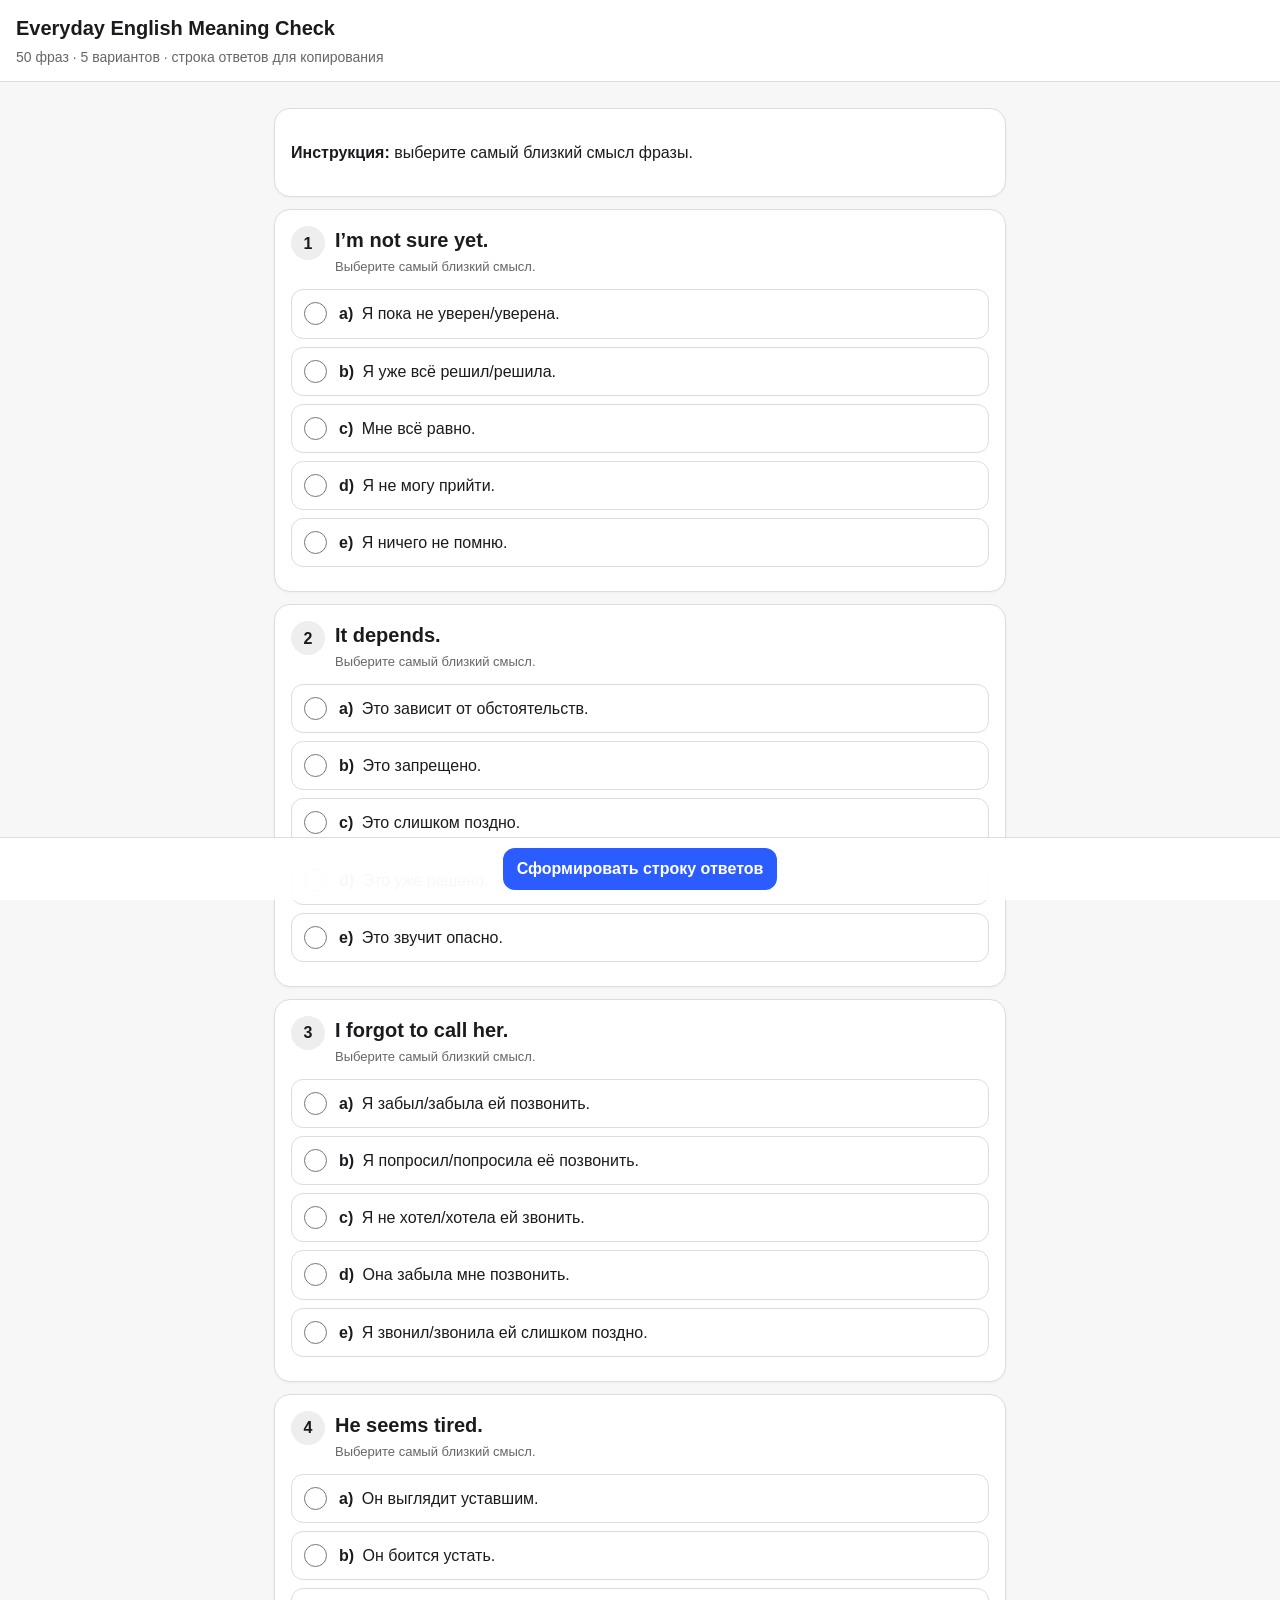
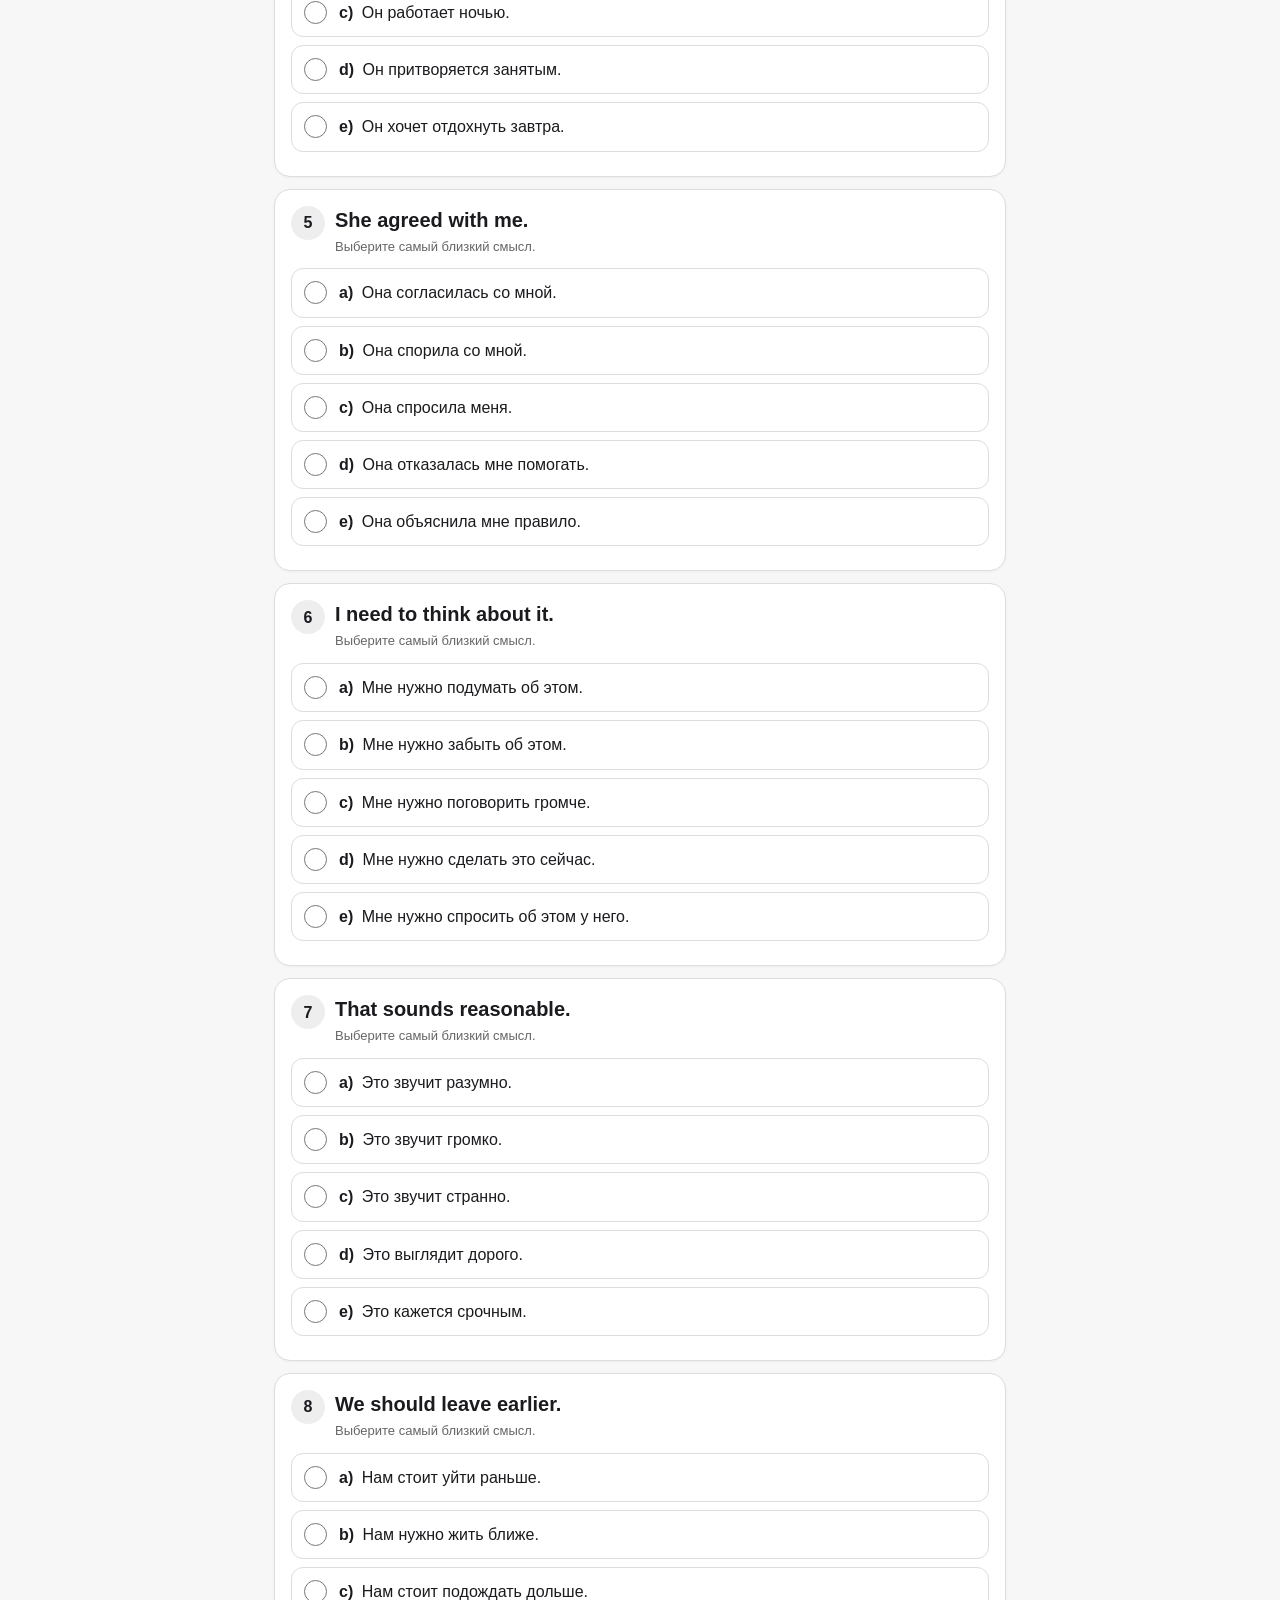
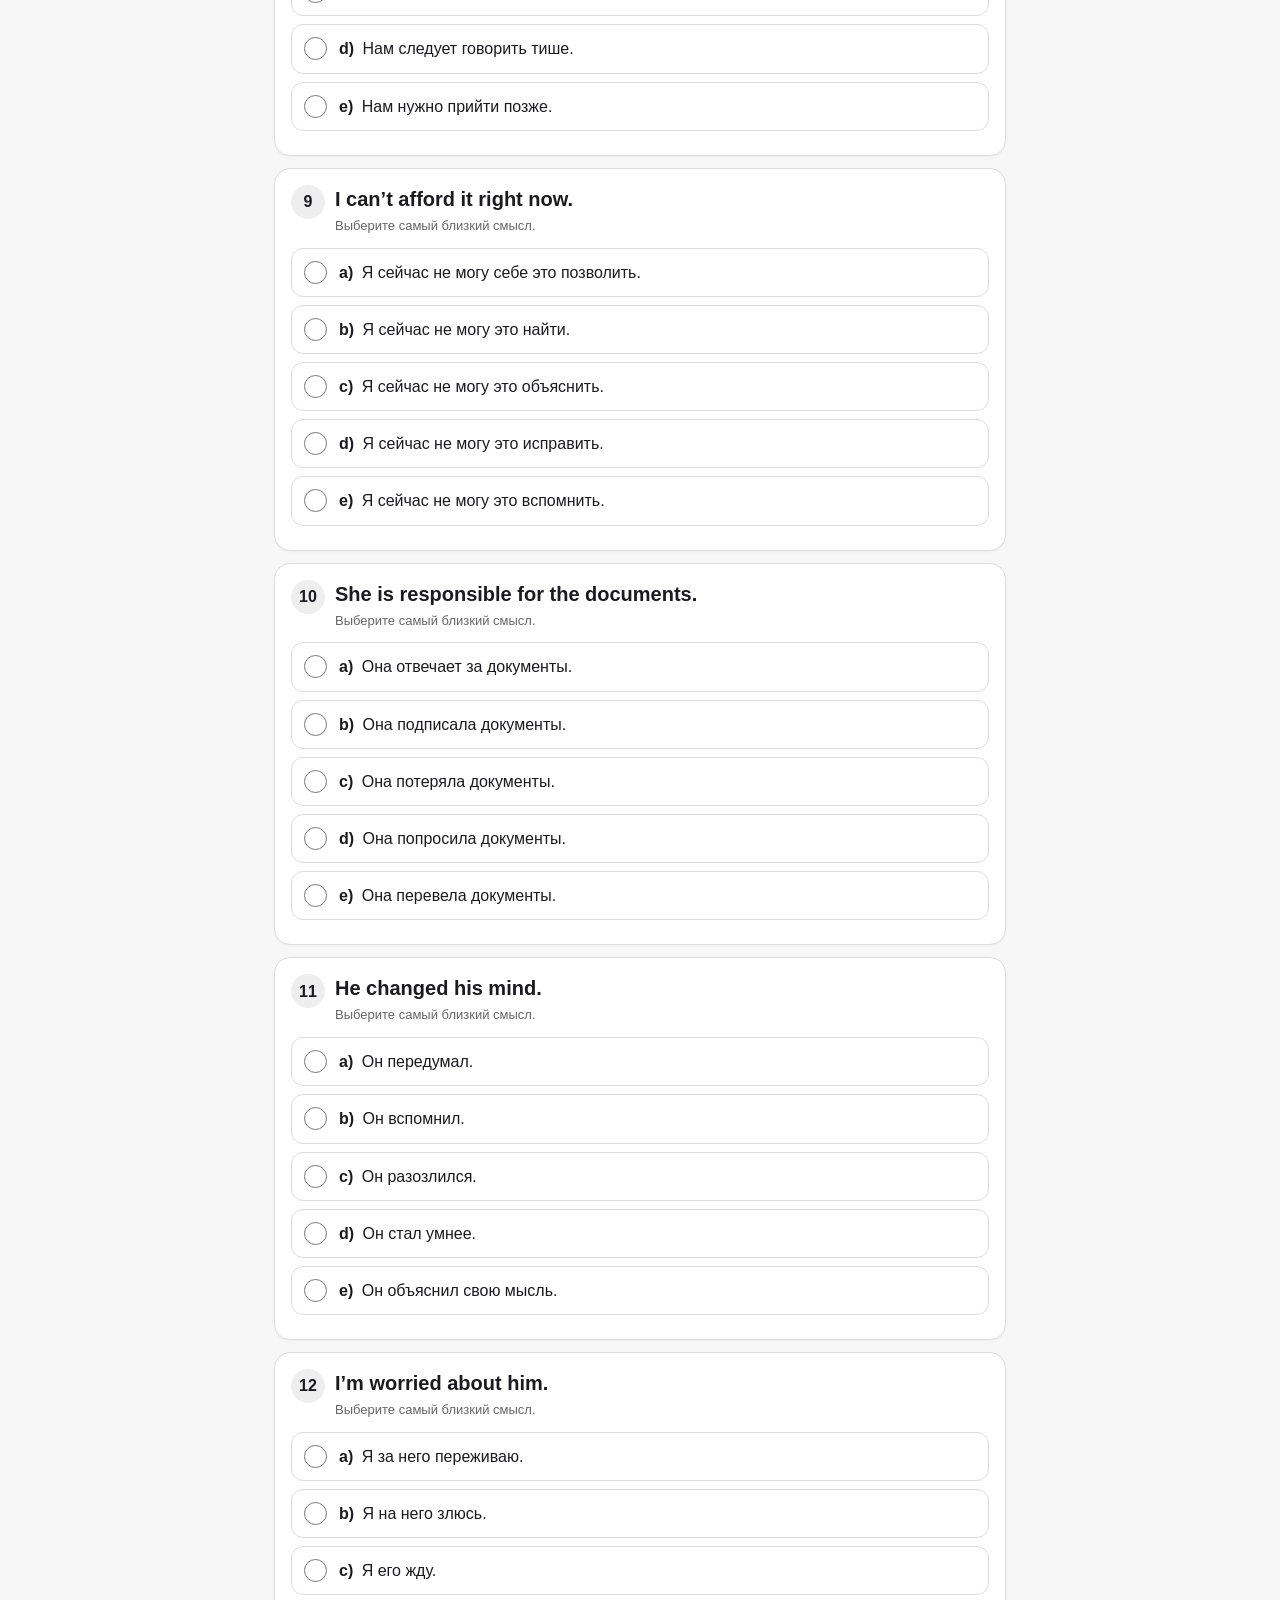
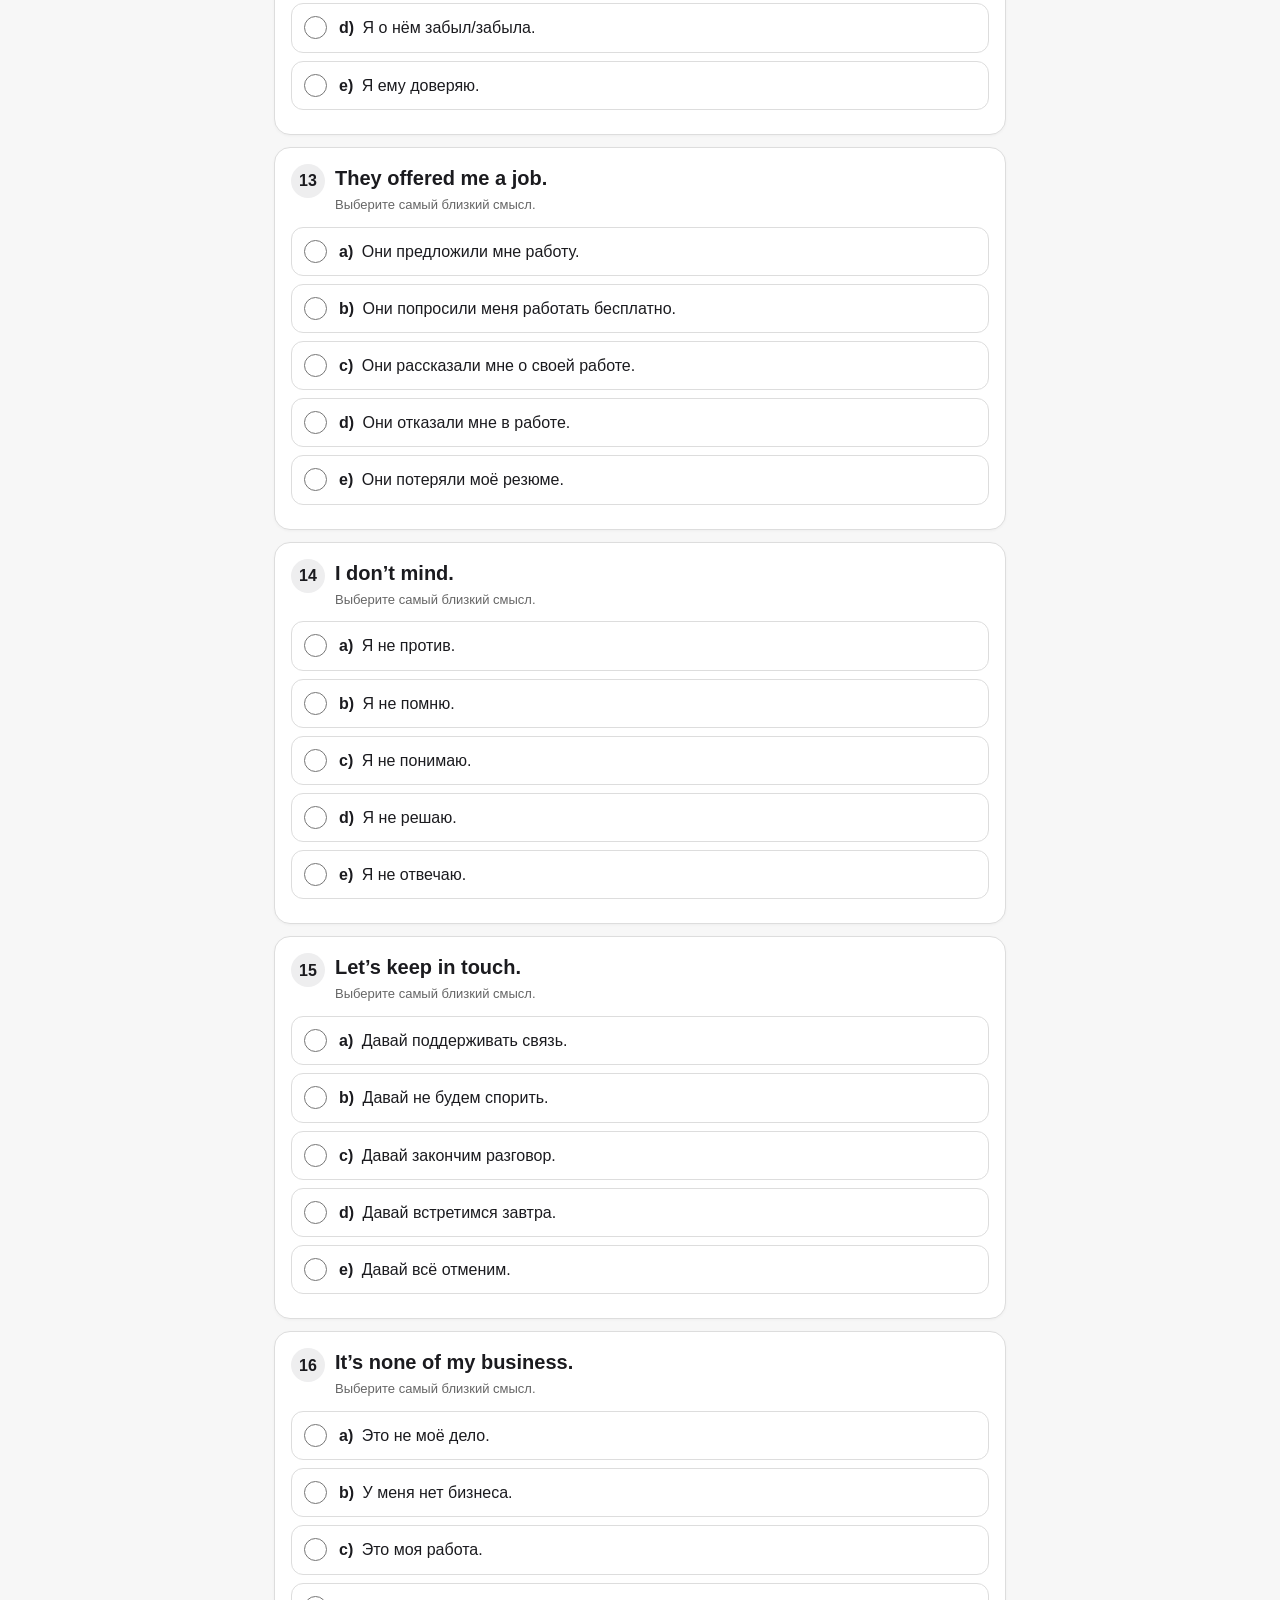
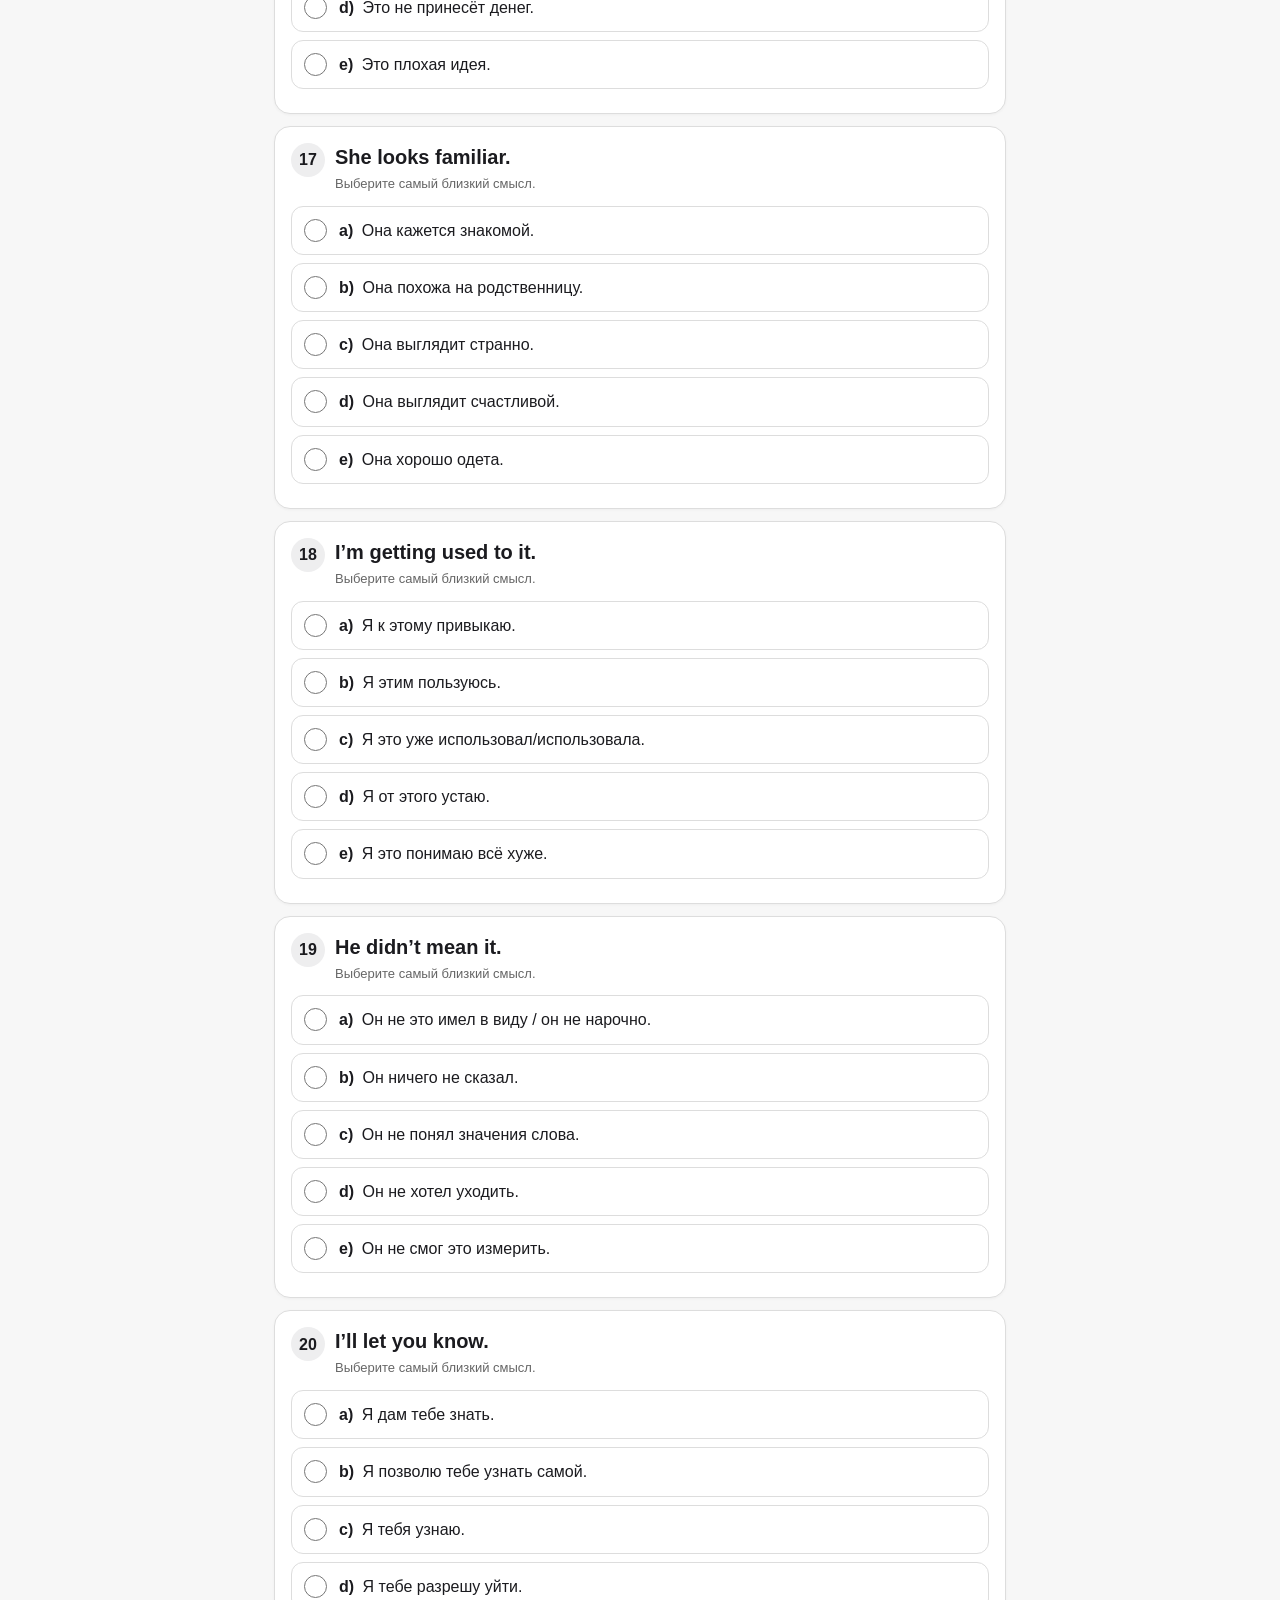
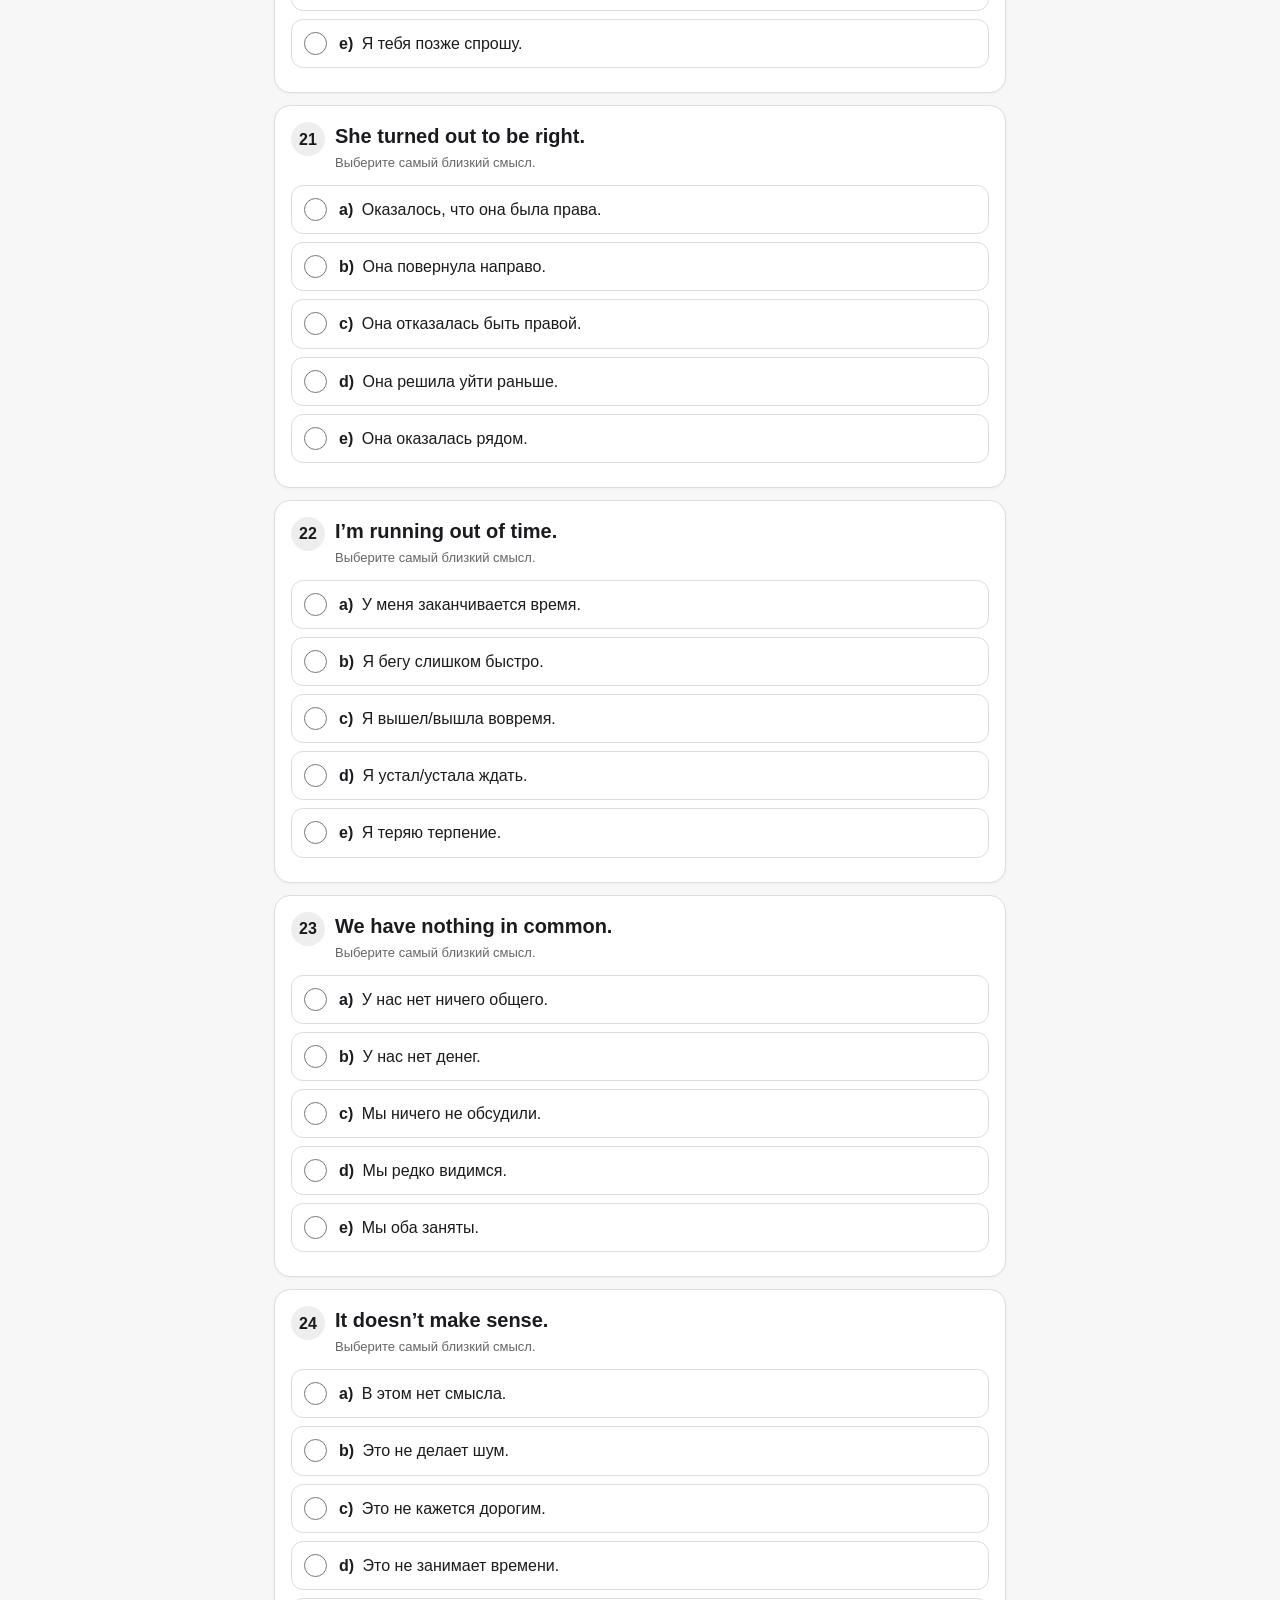
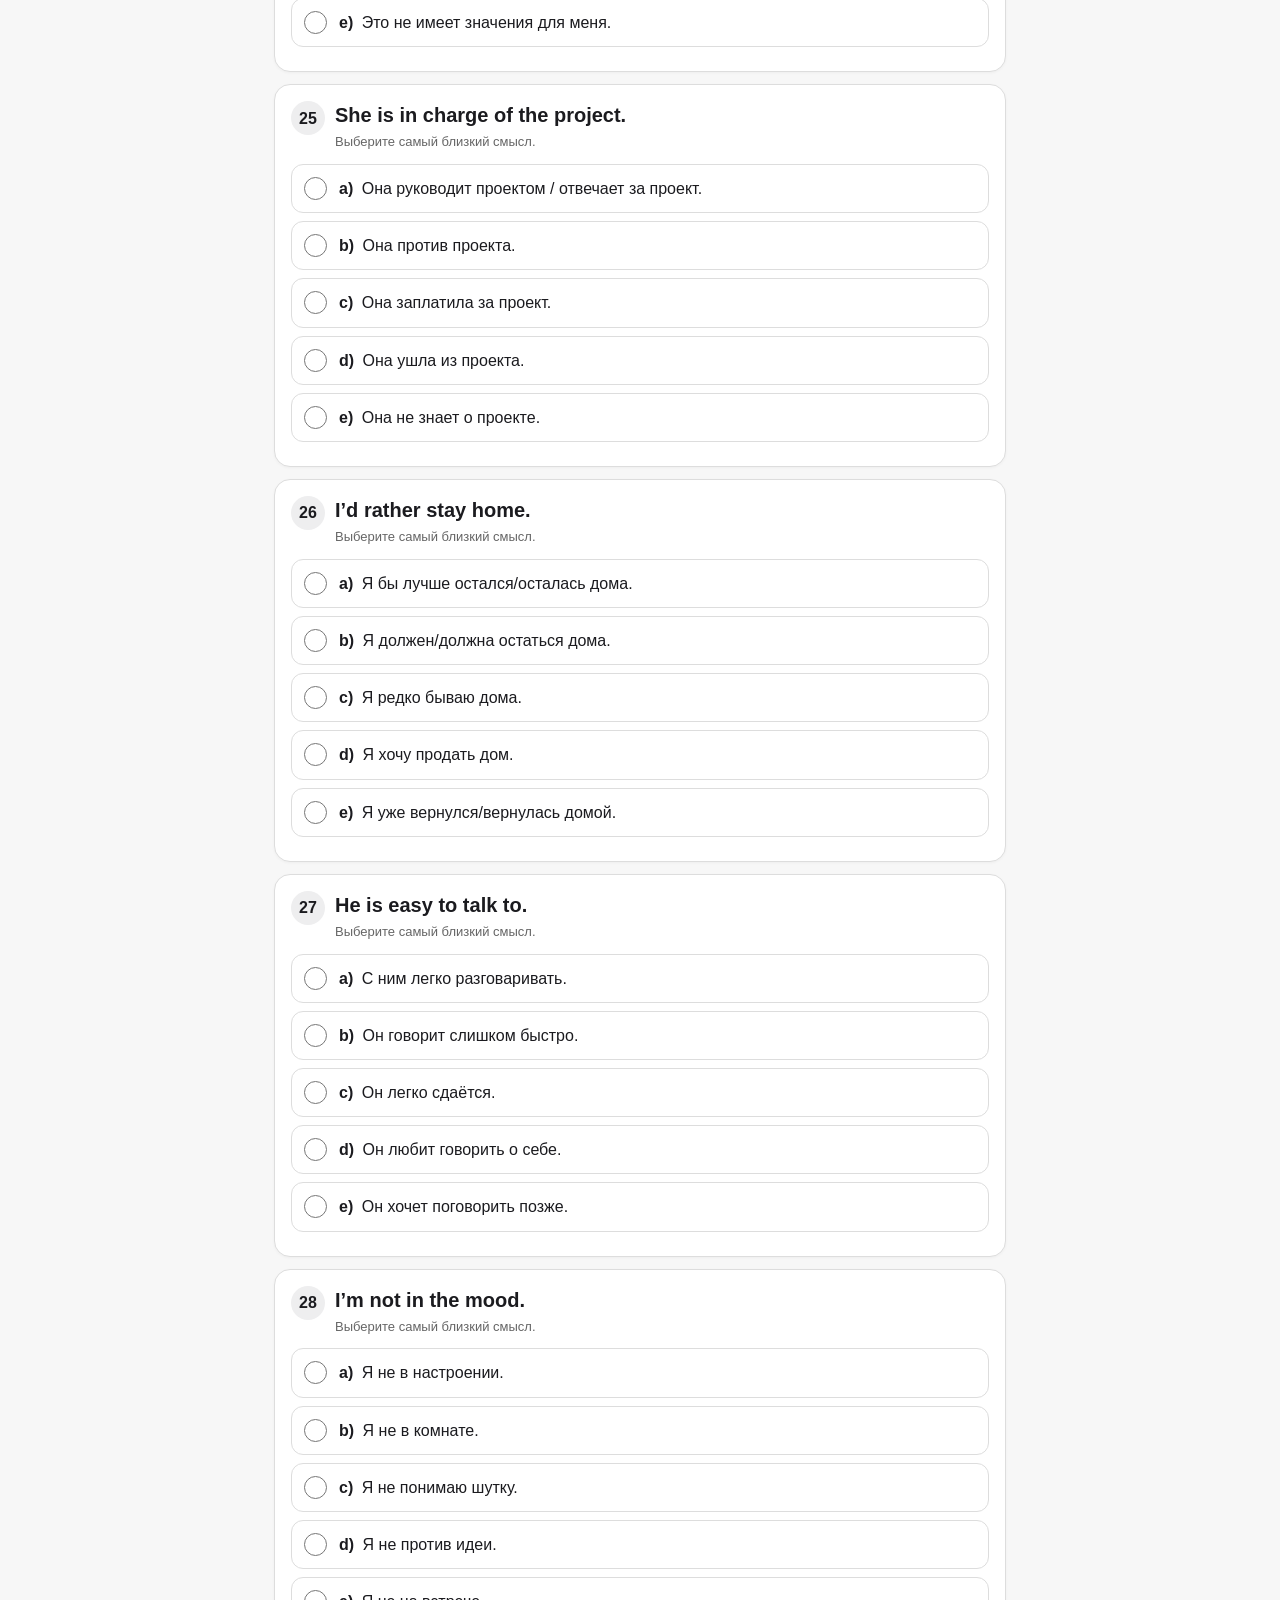
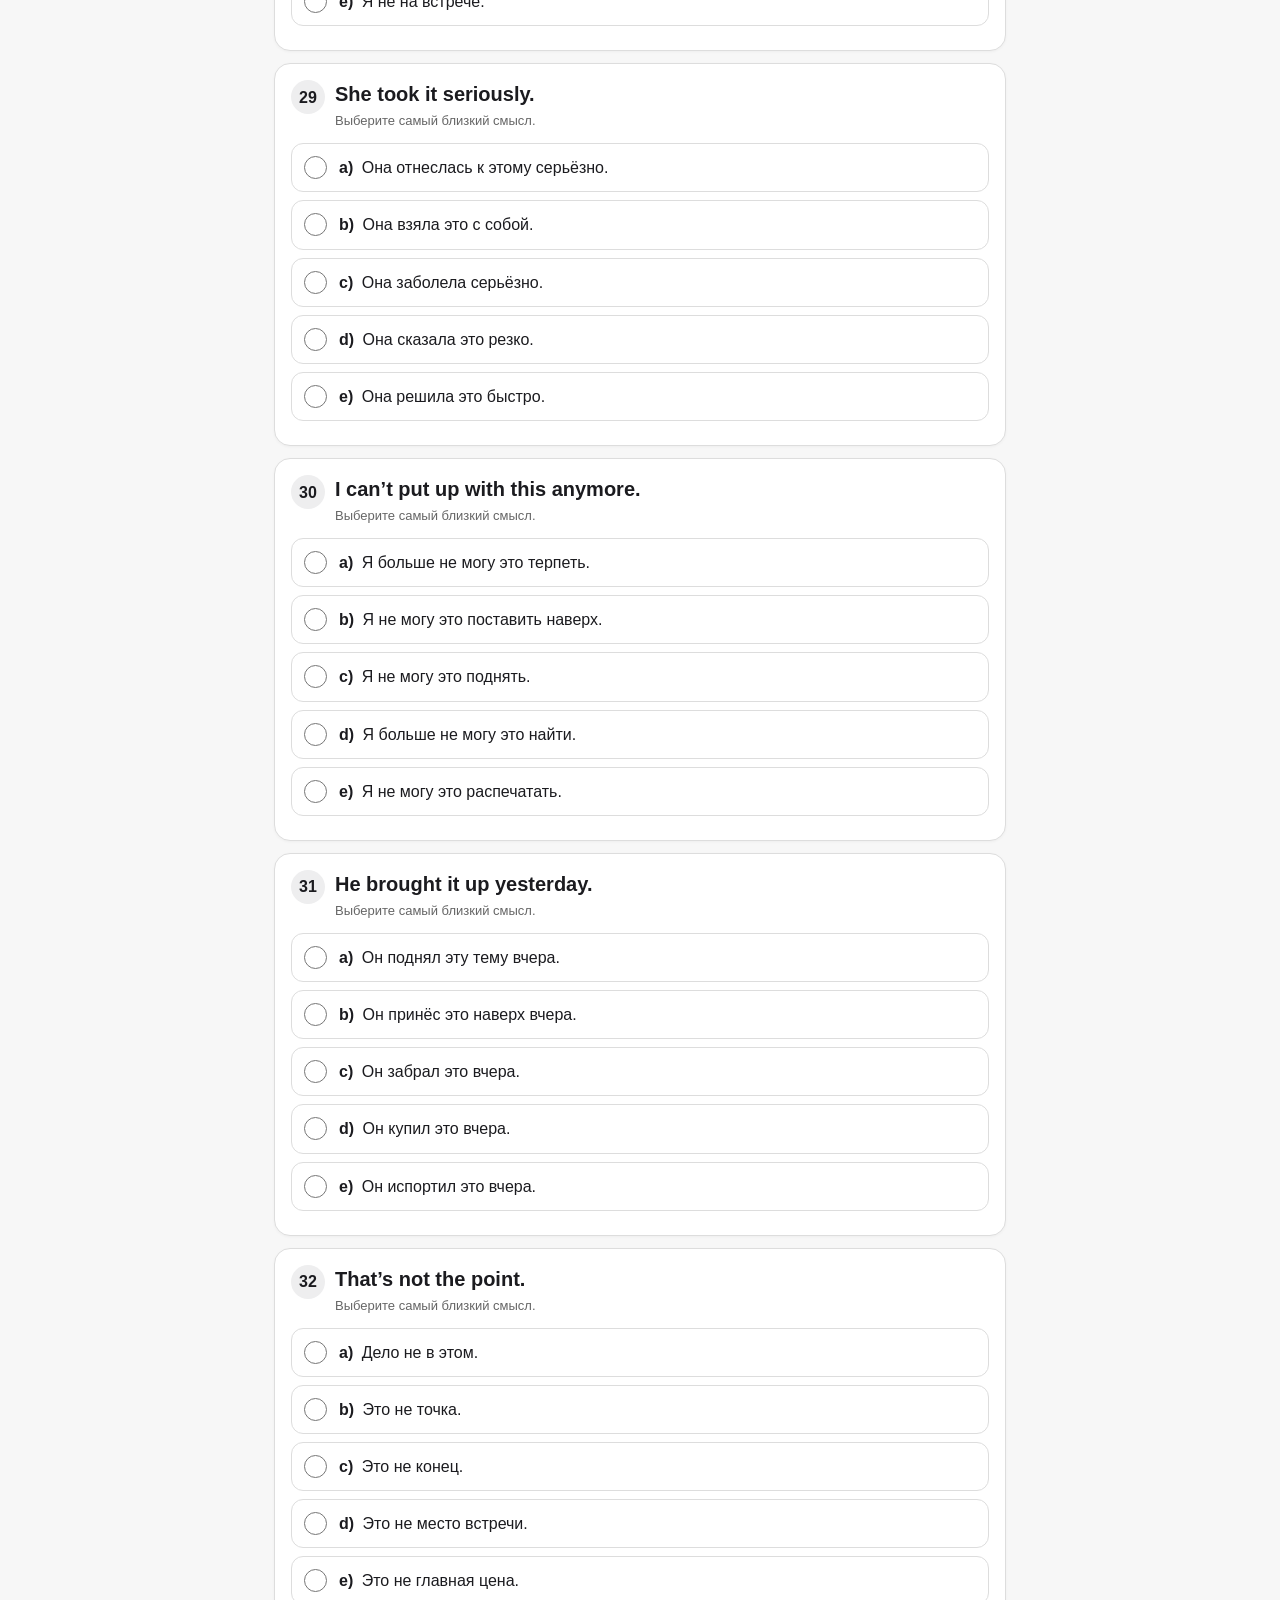
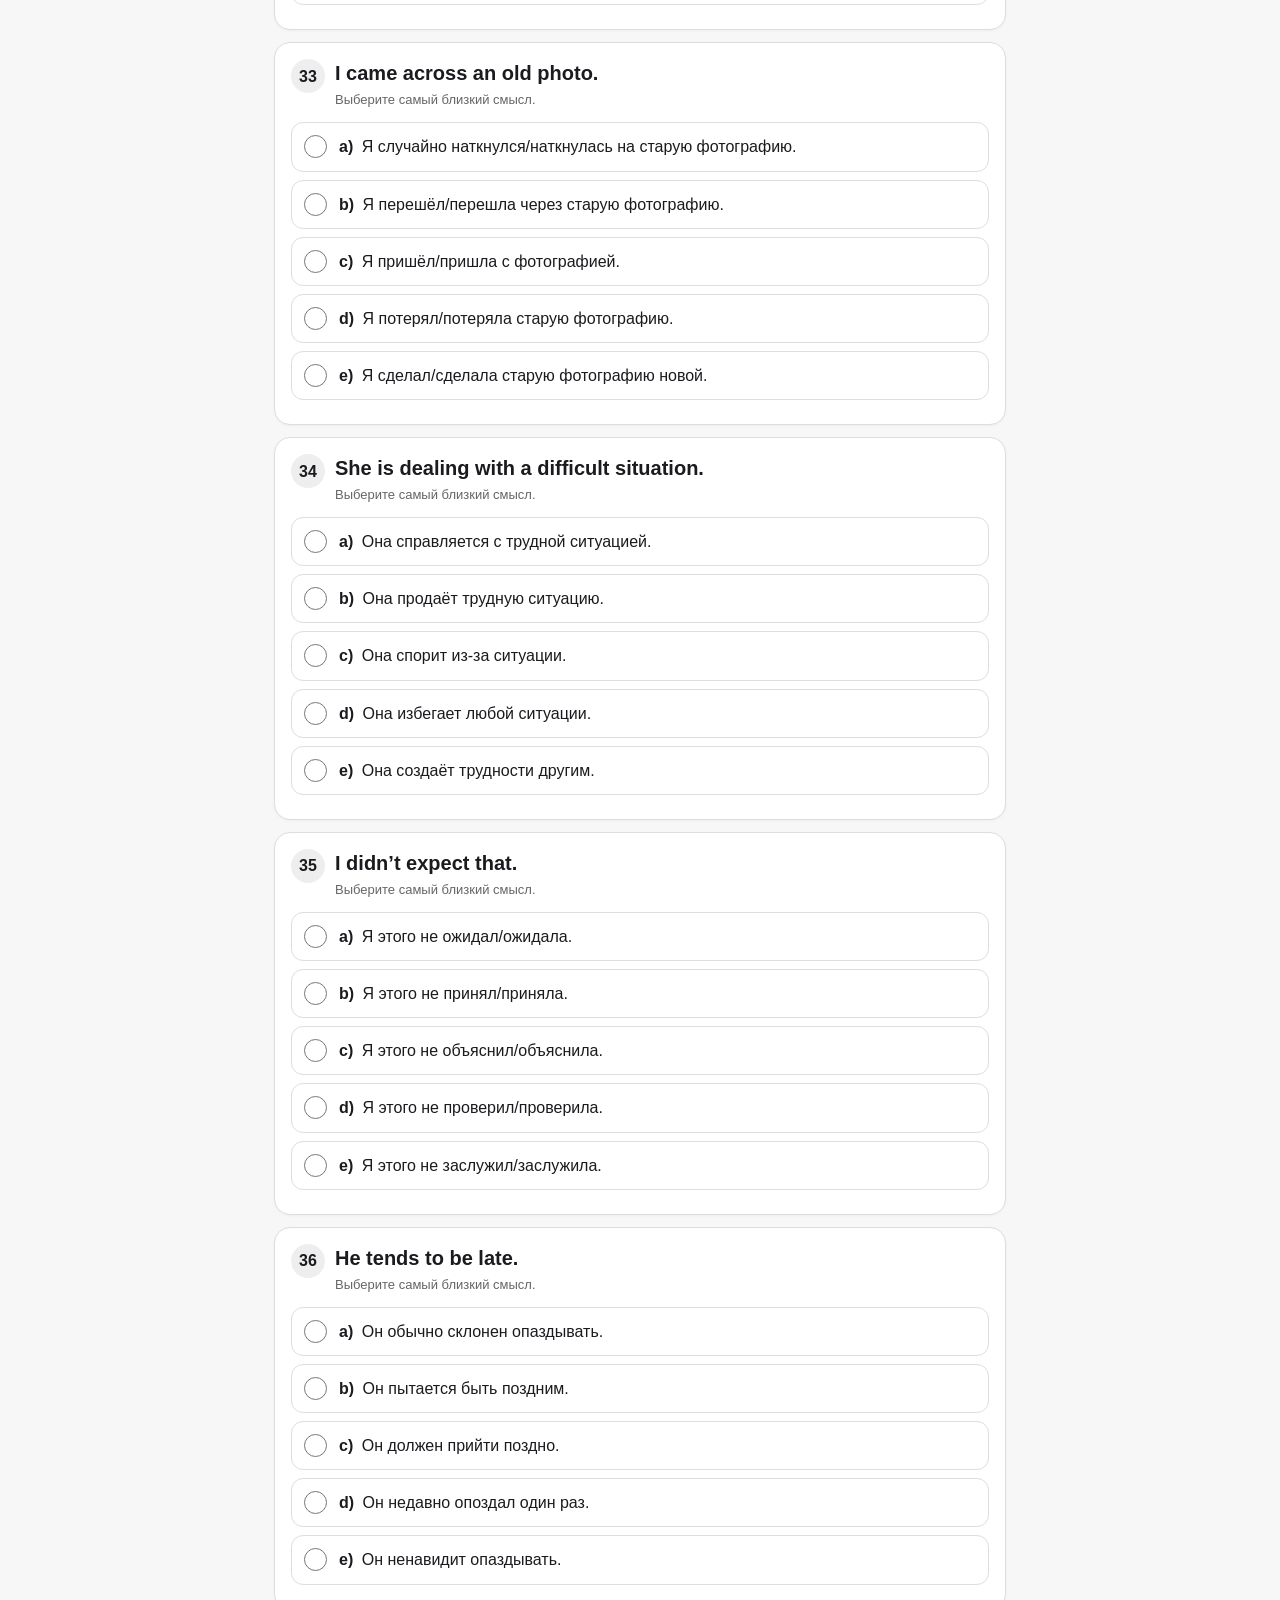
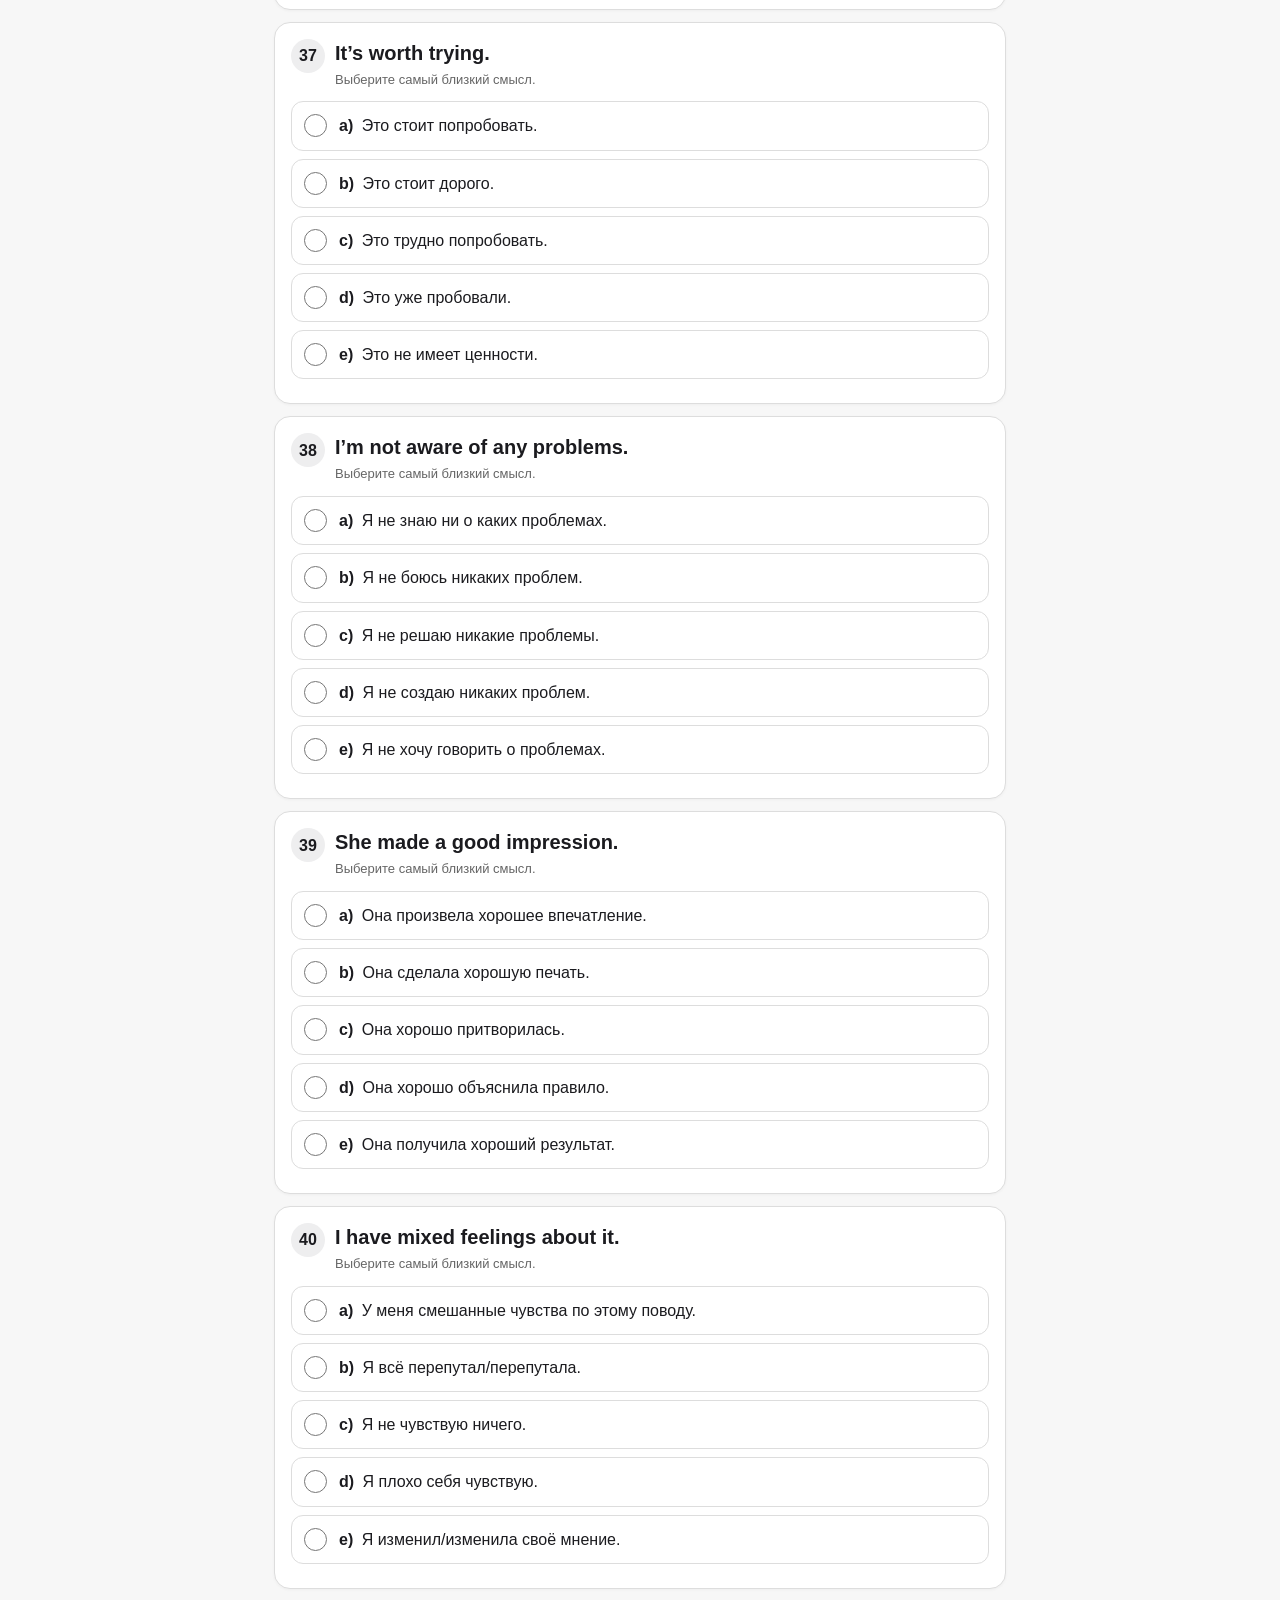
<file: echeck-7f3k9d/index.html>
<!DOCTYPE html>

<html lang="ru">
<head>
<meta charset="utf-8"/>
<meta content="width=device-width, initial-scale=1" name="viewport"/>
<title>Everyday English Meaning Check — compact result</title>
<style>
  :root { --bg:#f7f7f7; --card:#fff; --text:#1b1b1f; --muted:#666; --line:#ddd; --accent:#2b5cff; }
  * { box-sizing: border-box; }
  body { margin:0; font-family: -apple-system, BlinkMacSystemFont, "Segoe UI", Arial, sans-serif; background:var(--bg); color:var(--text); line-height:1.45; }
  header { position: sticky; top:0; z-index:5; background:rgba(255,255,255,.96); border-bottom:1px solid var(--line); padding:14px 16px; }
  h1 { font-size:20px; margin:0 0 4px; }
  .sub { font-size:14px; color:var(--muted); }
  main { padding:14px; max-width:760px; margin:0 auto 80px; }
  .intro, .question { background:var(--card); border:1px solid var(--line); border-radius:16px; padding:16px; margin:12px 0; box-shadow:0 1px 3px rgba(0,0,0,.04); }
  .qtop { display:flex; gap:10px; align-items:flex-start; margin-bottom:12px; }
  .num { min-width:34px; height:34px; border-radius:50%; background:#eeeeef; display:flex; align-items:center; justify-content:center; font-weight:700; }
  .phrase { font-size:20px; font-weight:700; }
  .hint { font-size:13px; color:var(--muted); margin-top:3px; }
  label.option { display:flex; gap:12px; align-items:flex-start; min-height:48px; padding:12px; border:1px solid var(--line); border-radius:12px; margin:8px 0; background:#fff; }
  label.option:active { background:#f0f3ff; }
  input[type="radio"] { width:23px; height:23px; margin:0; flex:0 0 auto; accent-color:var(--accent); }
  .letter { font-weight:700; margin-right:4px; }
  .actions { position:fixed; left:0; right:0; bottom:0; background:rgba(255,255,255,.97); border-top:1px solid var(--line); padding:10px 14px; display:flex; gap:8px; justify-content:center; }
  button { font-size:16px; border:0; border-radius:12px; padding:12px 14px; font-weight:700; }
  .primary { background:var(--accent); color:#fff; }
  .secondary { background:#eee; color:#111; }
  #result { margin-top:14px; padding:14px; border-radius:14px; background:#f0f3ff; display:none; }
  .small { font-size:13px; color:var(--muted); }
  .missing { outline:2px solid #e05555; }
  textarea.result-text { width:100%; min-height:260px; margin-top:10px; border:1px solid var(--line); border-radius:12px; padding:10px; font-family: ui-monospace, SFMono-Regular, Menlo, monospace; font-size:13px; }
  .result-actions { display:flex; flex-wrap:wrap; gap:8px; margin-top:10px; }
  .result-actions button, .result-actions a { display:inline-block; text-decoration:none; font-size:15px; border:0; border-radius:12px; padding:11px 12px; font-weight:700; }
  .result-actions a { background:#eee; color:#111; }
  .notice { margin-top:8px; color:var(--muted); font-size:13px; }
  @media (max-width:420px) { .phrase { font-size:19px; } main { padding:10px; } .question { padding:14px; } }

  #answer-output { scroll-margin-top: 90px; }
  #answer-string { min-height: 90px; font-size: 18px; font-weight: 700; letter-spacing: .5px; }
</style>
</head>
<body>
<header>
<h1>Everyday English Meaning Check</h1>
<div class="sub">50 фраз · 5 вариантов · строка ответов для копирования</div>
</header>
<main>
<section class="intro">
<p><strong>Инструкция:</strong> выберите самый близкий смысл фразы.</p>

</section>
<form id="quiz">
<section class="question" id="q1">
<div class="qtop"><div class="num">1</div><div><div class="phrase">I’m not sure yet.</div><div class="hint">Выберите самый близкий смысл.</div></div></div>
<label class="option"><input data-q="1" name="q1" type="radio" value="a"/><span><span class="letter">a)</span> Я пока не уверен/уверена.</span></label>
<label class="option"><input data-q="1" name="q1" type="radio" value="b"/><span><span class="letter">b)</span> Я уже всё решил/решила.</span></label>
<label class="option"><input data-q="1" name="q1" type="radio" value="c"/><span><span class="letter">c)</span> Мне всё равно.</span></label>
<label class="option"><input data-q="1" name="q1" type="radio" value="d"/><span><span class="letter">d)</span> Я не могу прийти.</span></label>
<label class="option"><input data-q="1" name="q1" type="radio" value="e"/><span><span class="letter">e)</span> Я ничего не помню.</span></label>
</section>
<section class="question" id="q2">
<div class="qtop"><div class="num">2</div><div><div class="phrase">It depends.</div><div class="hint">Выберите самый близкий смысл.</div></div></div>
<label class="option"><input data-q="2" name="q2" type="radio" value="a"/><span><span class="letter">a)</span> Это зависит от обстоятельств.</span></label>
<label class="option"><input data-q="2" name="q2" type="radio" value="b"/><span><span class="letter">b)</span> Это запрещено.</span></label>
<label class="option"><input data-q="2" name="q2" type="radio" value="c"/><span><span class="letter">c)</span> Это слишком поздно.</span></label>
<label class="option"><input data-q="2" name="q2" type="radio" value="d"/><span><span class="letter">d)</span> Это уже решено.</span></label>
<label class="option"><input data-q="2" name="q2" type="radio" value="e"/><span><span class="letter">e)</span> Это звучит опасно.</span></label>
</section>
<section class="question" id="q3">
<div class="qtop"><div class="num">3</div><div><div class="phrase">I forgot to call her.</div><div class="hint">Выберите самый близкий смысл.</div></div></div>
<label class="option"><input data-q="3" name="q3" type="radio" value="a"/><span><span class="letter">a)</span> Я забыл/забыла ей позвонить.</span></label>
<label class="option"><input data-q="3" name="q3" type="radio" value="b"/><span><span class="letter">b)</span> Я попросил/попросила её позвонить.</span></label>
<label class="option"><input data-q="3" name="q3" type="radio" value="c"/><span><span class="letter">c)</span> Я не хотел/хотела ей звонить.</span></label>
<label class="option"><input data-q="3" name="q3" type="radio" value="d"/><span><span class="letter">d)</span> Она забыла мне позвонить.</span></label>
<label class="option"><input data-q="3" name="q3" type="radio" value="e"/><span><span class="letter">e)</span> Я звонил/звонила ей слишком поздно.</span></label>
</section>
<section class="question" id="q4">
<div class="qtop"><div class="num">4</div><div><div class="phrase">He seems tired.</div><div class="hint">Выберите самый близкий смысл.</div></div></div>
<label class="option"><input data-q="4" name="q4" type="radio" value="a"/><span><span class="letter">a)</span> Он выглядит уставшим.</span></label>
<label class="option"><input data-q="4" name="q4" type="radio" value="b"/><span><span class="letter">b)</span> Он боится устать.</span></label>
<label class="option"><input data-q="4" name="q4" type="radio" value="c"/><span><span class="letter">c)</span> Он работает ночью.</span></label>
<label class="option"><input data-q="4" name="q4" type="radio" value="d"/><span><span class="letter">d)</span> Он притворяется занятым.</span></label>
<label class="option"><input data-q="4" name="q4" type="radio" value="e"/><span><span class="letter">e)</span> Он хочет отдохнуть завтра.</span></label>
</section>
<section class="question" id="q5">
<div class="qtop"><div class="num">5</div><div><div class="phrase">She agreed with me.</div><div class="hint">Выберите самый близкий смысл.</div></div></div>
<label class="option"><input data-q="5" name="q5" type="radio" value="a"/><span><span class="letter">a)</span> Она согласилась со мной.</span></label>
<label class="option"><input data-q="5" name="q5" type="radio" value="b"/><span><span class="letter">b)</span> Она спорила со мной.</span></label>
<label class="option"><input data-q="5" name="q5" type="radio" value="c"/><span><span class="letter">c)</span> Она спросила меня.</span></label>
<label class="option"><input data-q="5" name="q5" type="radio" value="d"/><span><span class="letter">d)</span> Она отказалась мне помогать.</span></label>
<label class="option"><input data-q="5" name="q5" type="radio" value="e"/><span><span class="letter">e)</span> Она объяснила мне правило.</span></label>
</section>
<section class="question" id="q6">
<div class="qtop"><div class="num">6</div><div><div class="phrase">I need to think about it.</div><div class="hint">Выберите самый близкий смысл.</div></div></div>
<label class="option"><input data-q="6" name="q6" type="radio" value="a"/><span><span class="letter">a)</span> Мне нужно подумать об этом.</span></label>
<label class="option"><input data-q="6" name="q6" type="radio" value="b"/><span><span class="letter">b)</span> Мне нужно забыть об этом.</span></label>
<label class="option"><input data-q="6" name="q6" type="radio" value="c"/><span><span class="letter">c)</span> Мне нужно поговорить громче.</span></label>
<label class="option"><input data-q="6" name="q6" type="radio" value="d"/><span><span class="letter">d)</span> Мне нужно сделать это сейчас.</span></label>
<label class="option"><input data-q="6" name="q6" type="radio" value="e"/><span><span class="letter">e)</span> Мне нужно спросить об этом у него.</span></label>
</section>
<section class="question" id="q7">
<div class="qtop"><div class="num">7</div><div><div class="phrase">That sounds reasonable.</div><div class="hint">Выберите самый близкий смысл.</div></div></div>
<label class="option"><input data-q="7" name="q7" type="radio" value="a"/><span><span class="letter">a)</span> Это звучит разумно.</span></label>
<label class="option"><input data-q="7" name="q7" type="radio" value="b"/><span><span class="letter">b)</span> Это звучит громко.</span></label>
<label class="option"><input data-q="7" name="q7" type="radio" value="c"/><span><span class="letter">c)</span> Это звучит странно.</span></label>
<label class="option"><input data-q="7" name="q7" type="radio" value="d"/><span><span class="letter">d)</span> Это выглядит дорого.</span></label>
<label class="option"><input data-q="7" name="q7" type="radio" value="e"/><span><span class="letter">e)</span> Это кажется срочным.</span></label>
</section>
<section class="question" id="q8">
<div class="qtop"><div class="num">8</div><div><div class="phrase">We should leave earlier.</div><div class="hint">Выберите самый близкий смысл.</div></div></div>
<label class="option"><input data-q="8" name="q8" type="radio" value="a"/><span><span class="letter">a)</span> Нам стоит уйти раньше.</span></label>
<label class="option"><input data-q="8" name="q8" type="radio" value="b"/><span><span class="letter">b)</span> Нам нужно жить ближе.</span></label>
<label class="option"><input data-q="8" name="q8" type="radio" value="c"/><span><span class="letter">c)</span> Нам стоит подождать дольше.</span></label>
<label class="option"><input data-q="8" name="q8" type="radio" value="d"/><span><span class="letter">d)</span> Нам следует говорить тише.</span></label>
<label class="option"><input data-q="8" name="q8" type="radio" value="e"/><span><span class="letter">e)</span> Нам нужно прийти позже.</span></label>
</section>
<section class="question" id="q9">
<div class="qtop"><div class="num">9</div><div><div class="phrase">I can’t afford it right now.</div><div class="hint">Выберите самый близкий смысл.</div></div></div>
<label class="option"><input data-q="9" name="q9" type="radio" value="a"/><span><span class="letter">a)</span> Я сейчас не могу себе это позволить.</span></label>
<label class="option"><input data-q="9" name="q9" type="radio" value="b"/><span><span class="letter">b)</span> Я сейчас не могу это найти.</span></label>
<label class="option"><input data-q="9" name="q9" type="radio" value="c"/><span><span class="letter">c)</span> Я сейчас не могу это объяснить.</span></label>
<label class="option"><input data-q="9" name="q9" type="radio" value="d"/><span><span class="letter">d)</span> Я сейчас не могу это исправить.</span></label>
<label class="option"><input data-q="9" name="q9" type="radio" value="e"/><span><span class="letter">e)</span> Я сейчас не могу это вспомнить.</span></label>
</section>
<section class="question" id="q10">
<div class="qtop"><div class="num">10</div><div><div class="phrase">She is responsible for the documents.</div><div class="hint">Выберите самый близкий смысл.</div></div></div>
<label class="option"><input data-q="10" name="q10" type="radio" value="a"/><span><span class="letter">a)</span> Она отвечает за документы.</span></label>
<label class="option"><input data-q="10" name="q10" type="radio" value="b"/><span><span class="letter">b)</span> Она подписала документы.</span></label>
<label class="option"><input data-q="10" name="q10" type="radio" value="c"/><span><span class="letter">c)</span> Она потеряла документы.</span></label>
<label class="option"><input data-q="10" name="q10" type="radio" value="d"/><span><span class="letter">d)</span> Она попросила документы.</span></label>
<label class="option"><input data-q="10" name="q10" type="radio" value="e"/><span><span class="letter">e)</span> Она перевела документы.</span></label>
</section>
<section class="question" id="q11">
<div class="qtop"><div class="num">11</div><div><div class="phrase">He changed his mind.</div><div class="hint">Выберите самый близкий смысл.</div></div></div>
<label class="option"><input data-q="11" name="q11" type="radio" value="a"/><span><span class="letter">a)</span> Он передумал.</span></label>
<label class="option"><input data-q="11" name="q11" type="radio" value="b"/><span><span class="letter">b)</span> Он вспомнил.</span></label>
<label class="option"><input data-q="11" name="q11" type="radio" value="c"/><span><span class="letter">c)</span> Он разозлился.</span></label>
<label class="option"><input data-q="11" name="q11" type="radio" value="d"/><span><span class="letter">d)</span> Он стал умнее.</span></label>
<label class="option"><input data-q="11" name="q11" type="radio" value="e"/><span><span class="letter">e)</span> Он объяснил свою мысль.</span></label>
</section>
<section class="question" id="q12">
<div class="qtop"><div class="num">12</div><div><div class="phrase">I’m worried about him.</div><div class="hint">Выберите самый близкий смысл.</div></div></div>
<label class="option"><input data-q="12" name="q12" type="radio" value="a"/><span><span class="letter">a)</span> Я за него переживаю.</span></label>
<label class="option"><input data-q="12" name="q12" type="radio" value="b"/><span><span class="letter">b)</span> Я на него злюсь.</span></label>
<label class="option"><input data-q="12" name="q12" type="radio" value="c"/><span><span class="letter">c)</span> Я его жду.</span></label>
<label class="option"><input data-q="12" name="q12" type="radio" value="d"/><span><span class="letter">d)</span> Я о нём забыл/забыла.</span></label>
<label class="option"><input data-q="12" name="q12" type="radio" value="e"/><span><span class="letter">e)</span> Я ему доверяю.</span></label>
</section>
<section class="question" id="q13">
<div class="qtop"><div class="num">13</div><div><div class="phrase">They offered me a job.</div><div class="hint">Выберите самый близкий смысл.</div></div></div>
<label class="option"><input data-q="13" name="q13" type="radio" value="a"/><span><span class="letter">a)</span> Они предложили мне работу.</span></label>
<label class="option"><input data-q="13" name="q13" type="radio" value="b"/><span><span class="letter">b)</span> Они попросили меня работать бесплатно.</span></label>
<label class="option"><input data-q="13" name="q13" type="radio" value="c"/><span><span class="letter">c)</span> Они рассказали мне о своей работе.</span></label>
<label class="option"><input data-q="13" name="q13" type="radio" value="d"/><span><span class="letter">d)</span> Они отказали мне в работе.</span></label>
<label class="option"><input data-q="13" name="q13" type="radio" value="e"/><span><span class="letter">e)</span> Они потеряли моё резюме.</span></label>
</section>
<section class="question" id="q14">
<div class="qtop"><div class="num">14</div><div><div class="phrase">I don’t mind.</div><div class="hint">Выберите самый близкий смысл.</div></div></div>
<label class="option"><input data-q="14" name="q14" type="radio" value="a"/><span><span class="letter">a)</span> Я не против.</span></label>
<label class="option"><input data-q="14" name="q14" type="radio" value="b"/><span><span class="letter">b)</span> Я не помню.</span></label>
<label class="option"><input data-q="14" name="q14" type="radio" value="c"/><span><span class="letter">c)</span> Я не понимаю.</span></label>
<label class="option"><input data-q="14" name="q14" type="radio" value="d"/><span><span class="letter">d)</span> Я не решаю.</span></label>
<label class="option"><input data-q="14" name="q14" type="radio" value="e"/><span><span class="letter">e)</span> Я не отвечаю.</span></label>
</section>
<section class="question" id="q15">
<div class="qtop"><div class="num">15</div><div><div class="phrase">Let’s keep in touch.</div><div class="hint">Выберите самый близкий смысл.</div></div></div>
<label class="option"><input data-q="15" name="q15" type="radio" value="a"/><span><span class="letter">a)</span> Давай поддерживать связь.</span></label>
<label class="option"><input data-q="15" name="q15" type="radio" value="b"/><span><span class="letter">b)</span> Давай не будем спорить.</span></label>
<label class="option"><input data-q="15" name="q15" type="radio" value="c"/><span><span class="letter">c)</span> Давай закончим разговор.</span></label>
<label class="option"><input data-q="15" name="q15" type="radio" value="d"/><span><span class="letter">d)</span> Давай встретимся завтра.</span></label>
<label class="option"><input data-q="15" name="q15" type="radio" value="e"/><span><span class="letter">e)</span> Давай всё отменим.</span></label>
</section>
<section class="question" id="q16">
<div class="qtop"><div class="num">16</div><div><div class="phrase">It’s none of my business.</div><div class="hint">Выберите самый близкий смысл.</div></div></div>
<label class="option"><input data-q="16" name="q16" type="radio" value="a"/><span><span class="letter">a)</span> Это не моё дело.</span></label>
<label class="option"><input data-q="16" name="q16" type="radio" value="b"/><span><span class="letter">b)</span> У меня нет бизнеса.</span></label>
<label class="option"><input data-q="16" name="q16" type="radio" value="c"/><span><span class="letter">c)</span> Это моя работа.</span></label>
<label class="option"><input data-q="16" name="q16" type="radio" value="d"/><span><span class="letter">d)</span> Это не принесёт денег.</span></label>
<label class="option"><input data-q="16" name="q16" type="radio" value="e"/><span><span class="letter">e)</span> Это плохая идея.</span></label>
</section>
<section class="question" id="q17">
<div class="qtop"><div class="num">17</div><div><div class="phrase">She looks familiar.</div><div class="hint">Выберите самый близкий смысл.</div></div></div>
<label class="option"><input data-q="17" name="q17" type="radio" value="a"/><span><span class="letter">a)</span> Она кажется знакомой.</span></label>
<label class="option"><input data-q="17" name="q17" type="radio" value="b"/><span><span class="letter">b)</span> Она похожа на родственницу.</span></label>
<label class="option"><input data-q="17" name="q17" type="radio" value="c"/><span><span class="letter">c)</span> Она выглядит странно.</span></label>
<label class="option"><input data-q="17" name="q17" type="radio" value="d"/><span><span class="letter">d)</span> Она выглядит счастливой.</span></label>
<label class="option"><input data-q="17" name="q17" type="radio" value="e"/><span><span class="letter">e)</span> Она хорошо одета.</span></label>
</section>
<section class="question" id="q18">
<div class="qtop"><div class="num">18</div><div><div class="phrase">I’m getting used to it.</div><div class="hint">Выберите самый близкий смысл.</div></div></div>
<label class="option"><input data-q="18" name="q18" type="radio" value="a"/><span><span class="letter">a)</span> Я к этому привыкаю.</span></label>
<label class="option"><input data-q="18" name="q18" type="radio" value="b"/><span><span class="letter">b)</span> Я этим пользуюсь.</span></label>
<label class="option"><input data-q="18" name="q18" type="radio" value="c"/><span><span class="letter">c)</span> Я это уже использовал/использовала.</span></label>
<label class="option"><input data-q="18" name="q18" type="radio" value="d"/><span><span class="letter">d)</span> Я от этого устаю.</span></label>
<label class="option"><input data-q="18" name="q18" type="radio" value="e"/><span><span class="letter">e)</span> Я это понимаю всё хуже.</span></label>
</section>
<section class="question" id="q19">
<div class="qtop"><div class="num">19</div><div><div class="phrase">He didn’t mean it.</div><div class="hint">Выберите самый близкий смысл.</div></div></div>
<label class="option"><input data-q="19" name="q19" type="radio" value="a"/><span><span class="letter">a)</span> Он не это имел в виду / он не нарочно.</span></label>
<label class="option"><input data-q="19" name="q19" type="radio" value="b"/><span><span class="letter">b)</span> Он ничего не сказал.</span></label>
<label class="option"><input data-q="19" name="q19" type="radio" value="c"/><span><span class="letter">c)</span> Он не понял значения слова.</span></label>
<label class="option"><input data-q="19" name="q19" type="radio" value="d"/><span><span class="letter">d)</span> Он не хотел уходить.</span></label>
<label class="option"><input data-q="19" name="q19" type="radio" value="e"/><span><span class="letter">e)</span> Он не смог это измерить.</span></label>
</section>
<section class="question" id="q20">
<div class="qtop"><div class="num">20</div><div><div class="phrase">I’ll let you know.</div><div class="hint">Выберите самый близкий смысл.</div></div></div>
<label class="option"><input data-q="20" name="q20" type="radio" value="a"/><span><span class="letter">a)</span> Я дам тебе знать.</span></label>
<label class="option"><input data-q="20" name="q20" type="radio" value="b"/><span><span class="letter">b)</span> Я позволю тебе узнать самой.</span></label>
<label class="option"><input data-q="20" name="q20" type="radio" value="c"/><span><span class="letter">c)</span> Я тебя узнаю.</span></label>
<label class="option"><input data-q="20" name="q20" type="radio" value="d"/><span><span class="letter">d)</span> Я тебе разрешу уйти.</span></label>
<label class="option"><input data-q="20" name="q20" type="radio" value="e"/><span><span class="letter">e)</span> Я тебя позже спрошу.</span></label>
</section>
<section class="question" id="q21">
<div class="qtop"><div class="num">21</div><div><div class="phrase">She turned out to be right.</div><div class="hint">Выберите самый близкий смысл.</div></div></div>
<label class="option"><input data-q="21" name="q21" type="radio" value="a"/><span><span class="letter">a)</span> Оказалось, что она была права.</span></label>
<label class="option"><input data-q="21" name="q21" type="radio" value="b"/><span><span class="letter">b)</span> Она повернула направо.</span></label>
<label class="option"><input data-q="21" name="q21" type="radio" value="c"/><span><span class="letter">c)</span> Она отказалась быть правой.</span></label>
<label class="option"><input data-q="21" name="q21" type="radio" value="d"/><span><span class="letter">d)</span> Она решила уйти раньше.</span></label>
<label class="option"><input data-q="21" name="q21" type="radio" value="e"/><span><span class="letter">e)</span> Она оказалась рядом.</span></label>
</section>
<section class="question" id="q22">
<div class="qtop"><div class="num">22</div><div><div class="phrase">I’m running out of time.</div><div class="hint">Выберите самый близкий смысл.</div></div></div>
<label class="option"><input data-q="22" name="q22" type="radio" value="a"/><span><span class="letter">a)</span> У меня заканчивается время.</span></label>
<label class="option"><input data-q="22" name="q22" type="radio" value="b"/><span><span class="letter">b)</span> Я бегу слишком быстро.</span></label>
<label class="option"><input data-q="22" name="q22" type="radio" value="c"/><span><span class="letter">c)</span> Я вышел/вышла вовремя.</span></label>
<label class="option"><input data-q="22" name="q22" type="radio" value="d"/><span><span class="letter">d)</span> Я устал/устала ждать.</span></label>
<label class="option"><input data-q="22" name="q22" type="radio" value="e"/><span><span class="letter">e)</span> Я теряю терпение.</span></label>
</section>
<section class="question" id="q23">
<div class="qtop"><div class="num">23</div><div><div class="phrase">We have nothing in common.</div><div class="hint">Выберите самый близкий смысл.</div></div></div>
<label class="option"><input data-q="23" name="q23" type="radio" value="a"/><span><span class="letter">a)</span> У нас нет ничего общего.</span></label>
<label class="option"><input data-q="23" name="q23" type="radio" value="b"/><span><span class="letter">b)</span> У нас нет денег.</span></label>
<label class="option"><input data-q="23" name="q23" type="radio" value="c"/><span><span class="letter">c)</span> Мы ничего не обсудили.</span></label>
<label class="option"><input data-q="23" name="q23" type="radio" value="d"/><span><span class="letter">d)</span> Мы редко видимся.</span></label>
<label class="option"><input data-q="23" name="q23" type="radio" value="e"/><span><span class="letter">e)</span> Мы оба заняты.</span></label>
</section>
<section class="question" id="q24">
<div class="qtop"><div class="num">24</div><div><div class="phrase">It doesn’t make sense.</div><div class="hint">Выберите самый близкий смысл.</div></div></div>
<label class="option"><input data-q="24" name="q24" type="radio" value="a"/><span><span class="letter">a)</span> В этом нет смысла.</span></label>
<label class="option"><input data-q="24" name="q24" type="radio" value="b"/><span><span class="letter">b)</span> Это не делает шум.</span></label>
<label class="option"><input data-q="24" name="q24" type="radio" value="c"/><span><span class="letter">c)</span> Это не кажется дорогим.</span></label>
<label class="option"><input data-q="24" name="q24" type="radio" value="d"/><span><span class="letter">d)</span> Это не занимает времени.</span></label>
<label class="option"><input data-q="24" name="q24" type="radio" value="e"/><span><span class="letter">e)</span> Это не имеет значения для меня.</span></label>
</section>
<section class="question" id="q25">
<div class="qtop"><div class="num">25</div><div><div class="phrase">She is in charge of the project.</div><div class="hint">Выберите самый близкий смысл.</div></div></div>
<label class="option"><input data-q="25" name="q25" type="radio" value="a"/><span><span class="letter">a)</span> Она руководит проектом / отвечает за проект.</span></label>
<label class="option"><input data-q="25" name="q25" type="radio" value="b"/><span><span class="letter">b)</span> Она против проекта.</span></label>
<label class="option"><input data-q="25" name="q25" type="radio" value="c"/><span><span class="letter">c)</span> Она заплатила за проект.</span></label>
<label class="option"><input data-q="25" name="q25" type="radio" value="d"/><span><span class="letter">d)</span> Она ушла из проекта.</span></label>
<label class="option"><input data-q="25" name="q25" type="radio" value="e"/><span><span class="letter">e)</span> Она не знает о проекте.</span></label>
</section>
<section class="question" id="q26">
<div class="qtop"><div class="num">26</div><div><div class="phrase">I’d rather stay home.</div><div class="hint">Выберите самый близкий смысл.</div></div></div>
<label class="option"><input data-q="26" name="q26" type="radio" value="a"/><span><span class="letter">a)</span> Я бы лучше остался/осталась дома.</span></label>
<label class="option"><input data-q="26" name="q26" type="radio" value="b"/><span><span class="letter">b)</span> Я должен/должна остаться дома.</span></label>
<label class="option"><input data-q="26" name="q26" type="radio" value="c"/><span><span class="letter">c)</span> Я редко бываю дома.</span></label>
<label class="option"><input data-q="26" name="q26" type="radio" value="d"/><span><span class="letter">d)</span> Я хочу продать дом.</span></label>
<label class="option"><input data-q="26" name="q26" type="radio" value="e"/><span><span class="letter">e)</span> Я уже вернулся/вернулась домой.</span></label>
</section>
<section class="question" id="q27">
<div class="qtop"><div class="num">27</div><div><div class="phrase">He is easy to talk to.</div><div class="hint">Выберите самый близкий смысл.</div></div></div>
<label class="option"><input data-q="27" name="q27" type="radio" value="a"/><span><span class="letter">a)</span> С ним легко разговаривать.</span></label>
<label class="option"><input data-q="27" name="q27" type="radio" value="b"/><span><span class="letter">b)</span> Он говорит слишком быстро.</span></label>
<label class="option"><input data-q="27" name="q27" type="radio" value="c"/><span><span class="letter">c)</span> Он легко сдаётся.</span></label>
<label class="option"><input data-q="27" name="q27" type="radio" value="d"/><span><span class="letter">d)</span> Он любит говорить о себе.</span></label>
<label class="option"><input data-q="27" name="q27" type="radio" value="e"/><span><span class="letter">e)</span> Он хочет поговорить позже.</span></label>
</section>
<section class="question" id="q28">
<div class="qtop"><div class="num">28</div><div><div class="phrase">I’m not in the mood.</div><div class="hint">Выберите самый близкий смысл.</div></div></div>
<label class="option"><input data-q="28" name="q28" type="radio" value="a"/><span><span class="letter">a)</span> Я не в настроении.</span></label>
<label class="option"><input data-q="28" name="q28" type="radio" value="b"/><span><span class="letter">b)</span> Я не в комнате.</span></label>
<label class="option"><input data-q="28" name="q28" type="radio" value="c"/><span><span class="letter">c)</span> Я не понимаю шутку.</span></label>
<label class="option"><input data-q="28" name="q28" type="radio" value="d"/><span><span class="letter">d)</span> Я не против идеи.</span></label>
<label class="option"><input data-q="28" name="q28" type="radio" value="e"/><span><span class="letter">e)</span> Я не на встрече.</span></label>
</section>
<section class="question" id="q29">
<div class="qtop"><div class="num">29</div><div><div class="phrase">She took it seriously.</div><div class="hint">Выберите самый близкий смысл.</div></div></div>
<label class="option"><input data-q="29" name="q29" type="radio" value="a"/><span><span class="letter">a)</span> Она отнеслась к этому серьёзно.</span></label>
<label class="option"><input data-q="29" name="q29" type="radio" value="b"/><span><span class="letter">b)</span> Она взяла это с собой.</span></label>
<label class="option"><input data-q="29" name="q29" type="radio" value="c"/><span><span class="letter">c)</span> Она заболела серьёзно.</span></label>
<label class="option"><input data-q="29" name="q29" type="radio" value="d"/><span><span class="letter">d)</span> Она сказала это резко.</span></label>
<label class="option"><input data-q="29" name="q29" type="radio" value="e"/><span><span class="letter">e)</span> Она решила это быстро.</span></label>
</section>
<section class="question" id="q30">
<div class="qtop"><div class="num">30</div><div><div class="phrase">I can’t put up with this anymore.</div><div class="hint">Выберите самый близкий смысл.</div></div></div>
<label class="option"><input data-q="30" name="q30" type="radio" value="a"/><span><span class="letter">a)</span> Я больше не могу это терпеть.</span></label>
<label class="option"><input data-q="30" name="q30" type="radio" value="b"/><span><span class="letter">b)</span> Я не могу это поставить наверх.</span></label>
<label class="option"><input data-q="30" name="q30" type="radio" value="c"/><span><span class="letter">c)</span> Я не могу это поднять.</span></label>
<label class="option"><input data-q="30" name="q30" type="radio" value="d"/><span><span class="letter">d)</span> Я больше не могу это найти.</span></label>
<label class="option"><input data-q="30" name="q30" type="radio" value="e"/><span><span class="letter">e)</span> Я не могу это распечатать.</span></label>
</section>
<section class="question" id="q31">
<div class="qtop"><div class="num">31</div><div><div class="phrase">He brought it up yesterday.</div><div class="hint">Выберите самый близкий смысл.</div></div></div>
<label class="option"><input data-q="31" name="q31" type="radio" value="a"/><span><span class="letter">a)</span> Он поднял эту тему вчера.</span></label>
<label class="option"><input data-q="31" name="q31" type="radio" value="b"/><span><span class="letter">b)</span> Он принёс это наверх вчера.</span></label>
<label class="option"><input data-q="31" name="q31" type="radio" value="c"/><span><span class="letter">c)</span> Он забрал это вчера.</span></label>
<label class="option"><input data-q="31" name="q31" type="radio" value="d"/><span><span class="letter">d)</span> Он купил это вчера.</span></label>
<label class="option"><input data-q="31" name="q31" type="radio" value="e"/><span><span class="letter">e)</span> Он испортил это вчера.</span></label>
</section>
<section class="question" id="q32">
<div class="qtop"><div class="num">32</div><div><div class="phrase">That’s not the point.</div><div class="hint">Выберите самый близкий смысл.</div></div></div>
<label class="option"><input data-q="32" name="q32" type="radio" value="a"/><span><span class="letter">a)</span> Дело не в этом.</span></label>
<label class="option"><input data-q="32" name="q32" type="radio" value="b"/><span><span class="letter">b)</span> Это не точка.</span></label>
<label class="option"><input data-q="32" name="q32" type="radio" value="c"/><span><span class="letter">c)</span> Это не конец.</span></label>
<label class="option"><input data-q="32" name="q32" type="radio" value="d"/><span><span class="letter">d)</span> Это не место встречи.</span></label>
<label class="option"><input data-q="32" name="q32" type="radio" value="e"/><span><span class="letter">e)</span> Это не главная цена.</span></label>
</section>
<section class="question" id="q33">
<div class="qtop"><div class="num">33</div><div><div class="phrase">I came across an old photo.</div><div class="hint">Выберите самый близкий смысл.</div></div></div>
<label class="option"><input data-q="33" name="q33" type="radio" value="a"/><span><span class="letter">a)</span> Я случайно наткнулся/наткнулась на старую фотографию.</span></label>
<label class="option"><input data-q="33" name="q33" type="radio" value="b"/><span><span class="letter">b)</span> Я перешёл/перешла через старую фотографию.</span></label>
<label class="option"><input data-q="33" name="q33" type="radio" value="c"/><span><span class="letter">c)</span> Я пришёл/пришла с фотографией.</span></label>
<label class="option"><input data-q="33" name="q33" type="radio" value="d"/><span><span class="letter">d)</span> Я потерял/потеряла старую фотографию.</span></label>
<label class="option"><input data-q="33" name="q33" type="radio" value="e"/><span><span class="letter">e)</span> Я сделал/сделала старую фотографию новой.</span></label>
</section>
<section class="question" id="q34">
<div class="qtop"><div class="num">34</div><div><div class="phrase">She is dealing with a difficult situation.</div><div class="hint">Выберите самый близкий смысл.</div></div></div>
<label class="option"><input data-q="34" name="q34" type="radio" value="a"/><span><span class="letter">a)</span> Она справляется с трудной ситуацией.</span></label>
<label class="option"><input data-q="34" name="q34" type="radio" value="b"/><span><span class="letter">b)</span> Она продаёт трудную ситуацию.</span></label>
<label class="option"><input data-q="34" name="q34" type="radio" value="c"/><span><span class="letter">c)</span> Она спорит из-за ситуации.</span></label>
<label class="option"><input data-q="34" name="q34" type="radio" value="d"/><span><span class="letter">d)</span> Она избегает любой ситуации.</span></label>
<label class="option"><input data-q="34" name="q34" type="radio" value="e"/><span><span class="letter">e)</span> Она создаёт трудности другим.</span></label>
</section>
<section class="question" id="q35">
<div class="qtop"><div class="num">35</div><div><div class="phrase">I didn’t expect that.</div><div class="hint">Выберите самый близкий смысл.</div></div></div>
<label class="option"><input data-q="35" name="q35" type="radio" value="a"/><span><span class="letter">a)</span> Я этого не ожидал/ожидала.</span></label>
<label class="option"><input data-q="35" name="q35" type="radio" value="b"/><span><span class="letter">b)</span> Я этого не принял/приняла.</span></label>
<label class="option"><input data-q="35" name="q35" type="radio" value="c"/><span><span class="letter">c)</span> Я этого не объяснил/объяснила.</span></label>
<label class="option"><input data-q="35" name="q35" type="radio" value="d"/><span><span class="letter">d)</span> Я этого не проверил/проверила.</span></label>
<label class="option"><input data-q="35" name="q35" type="radio" value="e"/><span><span class="letter">e)</span> Я этого не заслужил/заслужила.</span></label>
</section>
<section class="question" id="q36">
<div class="qtop"><div class="num">36</div><div><div class="phrase">He tends to be late.</div><div class="hint">Выберите самый близкий смысл.</div></div></div>
<label class="option"><input data-q="36" name="q36" type="radio" value="a"/><span><span class="letter">a)</span> Он обычно склонен опаздывать.</span></label>
<label class="option"><input data-q="36" name="q36" type="radio" value="b"/><span><span class="letter">b)</span> Он пытается быть поздним.</span></label>
<label class="option"><input data-q="36" name="q36" type="radio" value="c"/><span><span class="letter">c)</span> Он должен прийти поздно.</span></label>
<label class="option"><input data-q="36" name="q36" type="radio" value="d"/><span><span class="letter">d)</span> Он недавно опоздал один раз.</span></label>
<label class="option"><input data-q="36" name="q36" type="radio" value="e"/><span><span class="letter">e)</span> Он ненавидит опаздывать.</span></label>
</section>
<section class="question" id="q37">
<div class="qtop"><div class="num">37</div><div><div class="phrase">It’s worth trying.</div><div class="hint">Выберите самый близкий смысл.</div></div></div>
<label class="option"><input data-q="37" name="q37" type="radio" value="a"/><span><span class="letter">a)</span> Это стоит попробовать.</span></label>
<label class="option"><input data-q="37" name="q37" type="radio" value="b"/><span><span class="letter">b)</span> Это стоит дорого.</span></label>
<label class="option"><input data-q="37" name="q37" type="radio" value="c"/><span><span class="letter">c)</span> Это трудно попробовать.</span></label>
<label class="option"><input data-q="37" name="q37" type="radio" value="d"/><span><span class="letter">d)</span> Это уже пробовали.</span></label>
<label class="option"><input data-q="37" name="q37" type="radio" value="e"/><span><span class="letter">e)</span> Это не имеет ценности.</span></label>
</section>
<section class="question" id="q38">
<div class="qtop"><div class="num">38</div><div><div class="phrase">I’m not aware of any problems.</div><div class="hint">Выберите самый близкий смысл.</div></div></div>
<label class="option"><input data-q="38" name="q38" type="radio" value="a"/><span><span class="letter">a)</span> Я не знаю ни о каких проблемах.</span></label>
<label class="option"><input data-q="38" name="q38" type="radio" value="b"/><span><span class="letter">b)</span> Я не боюсь никаких проблем.</span></label>
<label class="option"><input data-q="38" name="q38" type="radio" value="c"/><span><span class="letter">c)</span> Я не решаю никакие проблемы.</span></label>
<label class="option"><input data-q="38" name="q38" type="radio" value="d"/><span><span class="letter">d)</span> Я не создаю никаких проблем.</span></label>
<label class="option"><input data-q="38" name="q38" type="radio" value="e"/><span><span class="letter">e)</span> Я не хочу говорить о проблемах.</span></label>
</section>
<section class="question" id="q39">
<div class="qtop"><div class="num">39</div><div><div class="phrase">She made a good impression.</div><div class="hint">Выберите самый близкий смысл.</div></div></div>
<label class="option"><input data-q="39" name="q39" type="radio" value="a"/><span><span class="letter">a)</span> Она произвела хорошее впечатление.</span></label>
<label class="option"><input data-q="39" name="q39" type="radio" value="b"/><span><span class="letter">b)</span> Она сделала хорошую печать.</span></label>
<label class="option"><input data-q="39" name="q39" type="radio" value="c"/><span><span class="letter">c)</span> Она хорошо притворилась.</span></label>
<label class="option"><input data-q="39" name="q39" type="radio" value="d"/><span><span class="letter">d)</span> Она хорошо объяснила правило.</span></label>
<label class="option"><input data-q="39" name="q39" type="radio" value="e"/><span><span class="letter">e)</span> Она получила хороший результат.</span></label>
</section>
<section class="question" id="q40">
<div class="qtop"><div class="num">40</div><div><div class="phrase">I have mixed feelings about it.</div><div class="hint">Выберите самый близкий смысл.</div></div></div>
<label class="option"><input data-q="40" name="q40" type="radio" value="a"/><span><span class="letter">a)</span> У меня смешанные чувства по этому поводу.</span></label>
<label class="option"><input data-q="40" name="q40" type="radio" value="b"/><span><span class="letter">b)</span> Я всё перепутал/перепутала.</span></label>
<label class="option"><input data-q="40" name="q40" type="radio" value="c"/><span><span class="letter">c)</span> Я не чувствую ничего.</span></label>
<label class="option"><input data-q="40" name="q40" type="radio" value="d"/><span><span class="letter">d)</span> Я плохо себя чувствую.</span></label>
<label class="option"><input data-q="40" name="q40" type="radio" value="e"/><span><span class="letter">e)</span> Я изменил/изменила своё мнение.</span></label>
</section>
<section class="question" id="q41">
<div class="qtop"><div class="num">41</div><div><div class="phrase">He is trying to avoid the topic.</div><div class="hint">Выберите самый близкий смысл.</div></div></div>
<label class="option"><input data-q="41" name="q41" type="radio" value="a"/><span><span class="letter">a)</span> Он пытается избежать этой темы.</span></label>
<label class="option"><input data-q="41" name="q41" type="radio" value="b"/><span><span class="letter">b)</span> Он пытается выбрать эту тему.</span></label>
<label class="option"><input data-q="41" name="q41" type="radio" value="c"/><span><span class="letter">c)</span> Он хочет обсудить тему глубже.</span></label>
<label class="option"><input data-q="41" name="q41" type="radio" value="d"/><span><span class="letter">d)</span> Он забыл название темы.</span></label>
<label class="option"><input data-q="41" name="q41" type="radio" value="e"/><span><span class="letter">e)</span> Он отвечает за эту тему.</span></label>
</section>
<section class="question" id="q42">
<div class="qtop"><div class="num">42</div><div><div class="phrase">That was a waste of time.</div><div class="hint">Выберите самый близкий смысл.</div></div></div>
<label class="option"><input data-q="42" name="q42" type="radio" value="a"/><span><span class="letter">a)</span> Это была пустая трата времени.</span></label>
<label class="option"><input data-q="42" name="q42" type="radio" value="b"/><span><span class="letter">b)</span> Это было ожидание времени.</span></label>
<label class="option"><input data-q="42" name="q42" type="radio" value="c"/><span><span class="letter">c)</span> Это было хорошее время.</span></label>
<label class="option"><input data-q="42" name="q42" type="radio" value="d"/><span><span class="letter">d)</span> Это заняло мало времени.</span></label>
<label class="option"><input data-q="42" name="q42" type="radio" value="e"/><span><span class="letter">e)</span> Это было время отдыха.</span></label>
</section>
<section class="question" id="q43">
<div class="qtop"><div class="num">43</div><div><div class="phrase">I’d like to figure it out.</div><div class="hint">Выберите самый близкий смысл.</div></div></div>
<label class="option"><input data-q="43" name="q43" type="radio" value="a"/><span><span class="letter">a)</span> Я хотел/хотела бы в этом разобраться.</span></label>
<label class="option"><input data-q="43" name="q43" type="radio" value="b"/><span><span class="letter">b)</span> Я хотел/хотела бы это нарисовать.</span></label>
<label class="option"><input data-q="43" name="q43" type="radio" value="c"/><span><span class="letter">c)</span> Я хотел/хотела бы это посчитать.</span></label>
<label class="option"><input data-q="43" name="q43" type="radio" value="d"/><span><span class="letter">d)</span> Я хотел/хотела бы это забыть.</span></label>
<label class="option"><input data-q="43" name="q43" type="radio" value="e"/><span><span class="letter">e)</span> Я хотел/хотела бы это поменять.</span></label>
</section>
<section class="question" id="q44">
<div class="qtop"><div class="num">44</div><div><div class="phrase">She didn’t show up.</div><div class="hint">Выберите самый близкий смысл.</div></div></div>
<label class="option"><input data-q="44" name="q44" type="radio" value="a"/><span><span class="letter">a)</span> Она не пришла / не появилась.</span></label>
<label class="option"><input data-q="44" name="q44" type="radio" value="b"/><span><span class="letter">b)</span> Она ничего не показала.</span></label>
<label class="option"><input data-q="44" name="q44" type="radio" value="c"/><span><span class="letter">c)</span> Она не поднялась наверх.</span></label>
<label class="option"><input data-q="44" name="q44" type="radio" value="d"/><span><span class="letter">d)</span> Она не выглядела хорошо.</span></label>
<label class="option"><input data-q="44" name="q44" type="radio" value="e"/><span><span class="letter">e)</span> Она не включила экран.</span></label>
</section>
<section class="question" id="q45">
<div class="qtop"><div class="num">45</div><div><div class="phrase">I’m not following you.</div><div class="hint">Выберите самый близкий смысл.</div></div></div>
<label class="option"><input data-q="45" name="q45" type="radio" value="a"/><span><span class="letter">a)</span> Я не понимаю, к чему ты ведёшь / не улавливаю мысль.</span></label>
<label class="option"><input data-q="45" name="q45" type="radio" value="b"/><span><span class="letter">b)</span> Я не иду за тобой.</span></label>
<label class="option"><input data-q="45" name="q45" type="radio" value="c"/><span><span class="letter">c)</span> Я не подписан/подписана на тебя.</span></label>
<label class="option"><input data-q="45" name="q45" type="radio" value="d"/><span><span class="letter">d)</span> Я не верю тебе.</span></label>
<label class="option"><input data-q="45" name="q45" type="radio" value="e"/><span><span class="letter">e)</span> Я не отвечаю тебе.</span></label>
</section>
<section class="question" id="q46">
<div class="qtop"><div class="num">46</div><div><div class="phrase">He takes after his father.</div><div class="hint">Выберите самый близкий смысл.</div></div></div>
<label class="option"><input data-q="46" name="q46" type="radio" value="a"/><span><span class="letter">a)</span> Он похож на своего отца характером или внешне.</span></label>
<label class="option"><input data-q="46" name="q46" type="radio" value="b"/><span><span class="letter">b)</span> Он забирает вещи после отца.</span></label>
<label class="option"><input data-q="46" name="q46" type="radio" value="c"/><span><span class="letter">c)</span> Он ухаживает за отцом.</span></label>
<label class="option"><input data-q="46" name="q46" type="radio" value="d"/><span><span class="letter">d)</span> Он сердится на отца.</span></label>
<label class="option"><input data-q="46" name="q46" type="radio" value="e"/><span><span class="letter">e)</span> Он работает вместо отца.</span></label>
</section>
<section class="question" id="q47">
<div class="qtop"><div class="num">47</div><div><div class="phrase">I’d better check first.</div><div class="hint">Выберите самый близкий смысл.</div></div></div>
<label class="option"><input data-q="47" name="q47" type="radio" value="a"/><span><span class="letter">a)</span> Мне лучше сначала проверить.</span></label>
<label class="option"><input data-q="47" name="q47" type="radio" value="b"/><span><span class="letter">b)</span> Мне лучше сначала заплатить.</span></label>
<label class="option"><input data-q="47" name="q47" type="radio" value="c"/><span><span class="letter">c)</span> Мне лучше сначала отдохнуть.</span></label>
<label class="option"><input data-q="47" name="q47" type="radio" value="d"/><span><span class="letter">d)</span> Мне лучше сначала согласиться.</span></label>
<label class="option"><input data-q="47" name="q47" type="radio" value="e"/><span><span class="letter">e)</span> Мне лучше сначала объяснить.</span></label>
</section>
<section class="question" id="q48">
<div class="qtop"><div class="num">48</div><div><div class="phrase">She is hard to please.</div><div class="hint">Выберите самый близкий смысл.</div></div></div>
<label class="option"><input data-q="48" name="q48" type="radio" value="a"/><span><span class="letter">a)</span> Ей трудно угодить.</span></label>
<label class="option"><input data-q="48" name="q48" type="radio" value="b"/><span><span class="letter">b)</span> Она тяжело просит.</span></label>
<label class="option"><input data-q="48" name="q48" type="radio" value="c"/><span><span class="letter">c)</span> Она редко говорит “пожалуйста”.</span></label>
<label class="option"><input data-q="48" name="q48" type="radio" value="d"/><span><span class="letter">d)</span> Она старается понравиться.</span></label>
<label class="option"><input data-q="48" name="q48" type="radio" value="e"/><span><span class="letter">e)</span> Она сильно довольна.</span></label>
</section>
<section class="question" id="q49">
<div class="qtop"><div class="num">49</div><div><div class="phrase">We need to sort this out.</div><div class="hint">Выберите самый близкий смысл.</div></div></div>
<label class="option"><input data-q="49" name="q49" type="radio" value="a"/><span><span class="letter">a)</span> Нам нужно с этим разобраться.</span></label>
<label class="option"><input data-q="49" name="q49" type="radio" value="b"/><span><span class="letter">b)</span> Нам нужно это отсортировать по цветам.</span></label>
<label class="option"><input data-q="49" name="q49" type="radio" value="c"/><span><span class="letter">c)</span> Нам нужно это выбросить.</span></label>
<label class="option"><input data-q="49" name="q49" type="radio" value="d"/><span><span class="letter">d)</span> Нам нужно это упростить.</span></label>
<label class="option"><input data-q="49" name="q49" type="radio" value="e"/><span><span class="letter">e)</span> Нам нужно это спрятать.</span></label>
</section>
<section class="question" id="q50">
<div class="qtop"><div class="num">50</div><div><div class="phrase">It slipped my mind.</div><div class="hint">Выберите самый близкий смысл.</div></div></div>
<label class="option"><input data-q="50" name="q50" type="radio" value="a"/><span><span class="letter">a)</span> Я вылетело из головы / я забыл(а).</span></label>
<label class="option"><input data-q="50" name="q50" type="radio" value="b"/><span><span class="letter">b)</span> Это выскользнуло из рук.</span></label>
<label class="option"><input data-q="50" name="q50" type="radio" value="c"/><span><span class="letter">c)</span> Это изменило моё мнение.</span></label>
<label class="option"><input data-q="50" name="q50" type="radio" value="d"/><span><span class="letter">d)</span> Это было опасно.</span></label>
<label class="option"><input data-q="50" name="q50" type="radio" value="e"/><span><span class="letter">e)</span> Это пришло мне в голову.</span></label>
</section>
</form>
<section class="intro output-card" id="answer-output" style="margin-bottom:90px;">
<p><strong>Строка ответов для отправки:</strong></p>
<p class="small">Нажмите кнопку внизу. Пропущенные вопросы не включаются в строку.</p>
<p class="small">Выбранные ответы автоматически сохраняются на этом устройстве в этом браузере.</p>
<textarea class="result-text" id="answer-string" placeholder="Здесь появится строка вида 1a2b4d" readonly=""></textarea>
<p class="small">После формирования строка будет выделена. Скопируйте её или сделайте скриншот.</p>
</section></main>



<div class="actions">
<button class="primary" id="make-answer-string" type="button">Сформировать строку ответов</button>
</div>
<script>
(function(){
  var STORAGE_KEY = 'omnirevolve-echeck-7f3k9d-v1';

  function questionNumber(input){
    var name = input.getAttribute('name') || '';
    var m = name.match(/^q(\d+)$/);
    return m ? parseInt(m[1], 10) : 0;
  }

  function readSavedAnswers(){
    try {
      var raw = window.localStorage ? localStorage.getItem(STORAGE_KEY) : '';
      return raw ? JSON.parse(raw) : {};
    } catch(e) {
      return {};
    }
  }

  function saveAnswers(){
    var saved = {};
    var checked = Array.prototype.slice.call(document.querySelectorAll('input[type="radio"]:checked'));
    checked.forEach(function(input){
      var q = questionNumber(input);
      if(q && input.value) saved[String(q)] = input.value;
    });
    try {
      if(window.localStorage) localStorage.setItem(STORAGE_KEY, JSON.stringify(saved));
    } catch(e) {}
  }

  function restoreAnswers(){
    var saved = readSavedAnswers();
    Object.keys(saved).forEach(function(q){
      var value = saved[q];
      var input = document.querySelector('input[name="q' + q + '"][value="' + value + '"]');
      if(input) input.checked = true;
    });
  }

  function buildAnswerString(){
    var checked = Array.prototype.slice.call(document.querySelectorAll('input[type="radio"]:checked'));
    checked.sort(function(a, b){ return questionNumber(a) - questionNumber(b); });
    return checked.map(function(input){
      var q = questionNumber(input);
      var v = input.value || '';
      return q && v ? String(q) + v : '';
    }).join('');
  }

  function updateAnswerField(){
    var field = document.getElementById('answer-string');
    if(field) field.value = buildAnswerString();
  }

  function generateAndSelect(){
    saveAnswers();
    updateAnswerField();
    var field = document.getElementById('answer-string');
    var output = document.getElementById('answer-output');
    if(!field || !output) return;
    output.scrollIntoView({behavior: 'smooth', block: 'start'});
    window.setTimeout(function(){
      field.focus();
      field.select();
      try { field.setSelectionRange(0, field.value.length); } catch(e) {}
    }, 350);
  }

  document.addEventListener('DOMContentLoaded', function(){
    restoreAnswers();
    updateAnswerField();

    var radios = Array.prototype.slice.call(document.querySelectorAll('input[type="radio"]'));
    radios.forEach(function(input){
      input.addEventListener('change', function(){
        saveAnswers();
        updateAnswerField();
      }, false);
    });

    var btn = document.getElementById('make-answer-string');
    if(btn) btn.addEventListener('click', generateAndSelect, false);
  });
})();
</script></body>
</html>
</file>
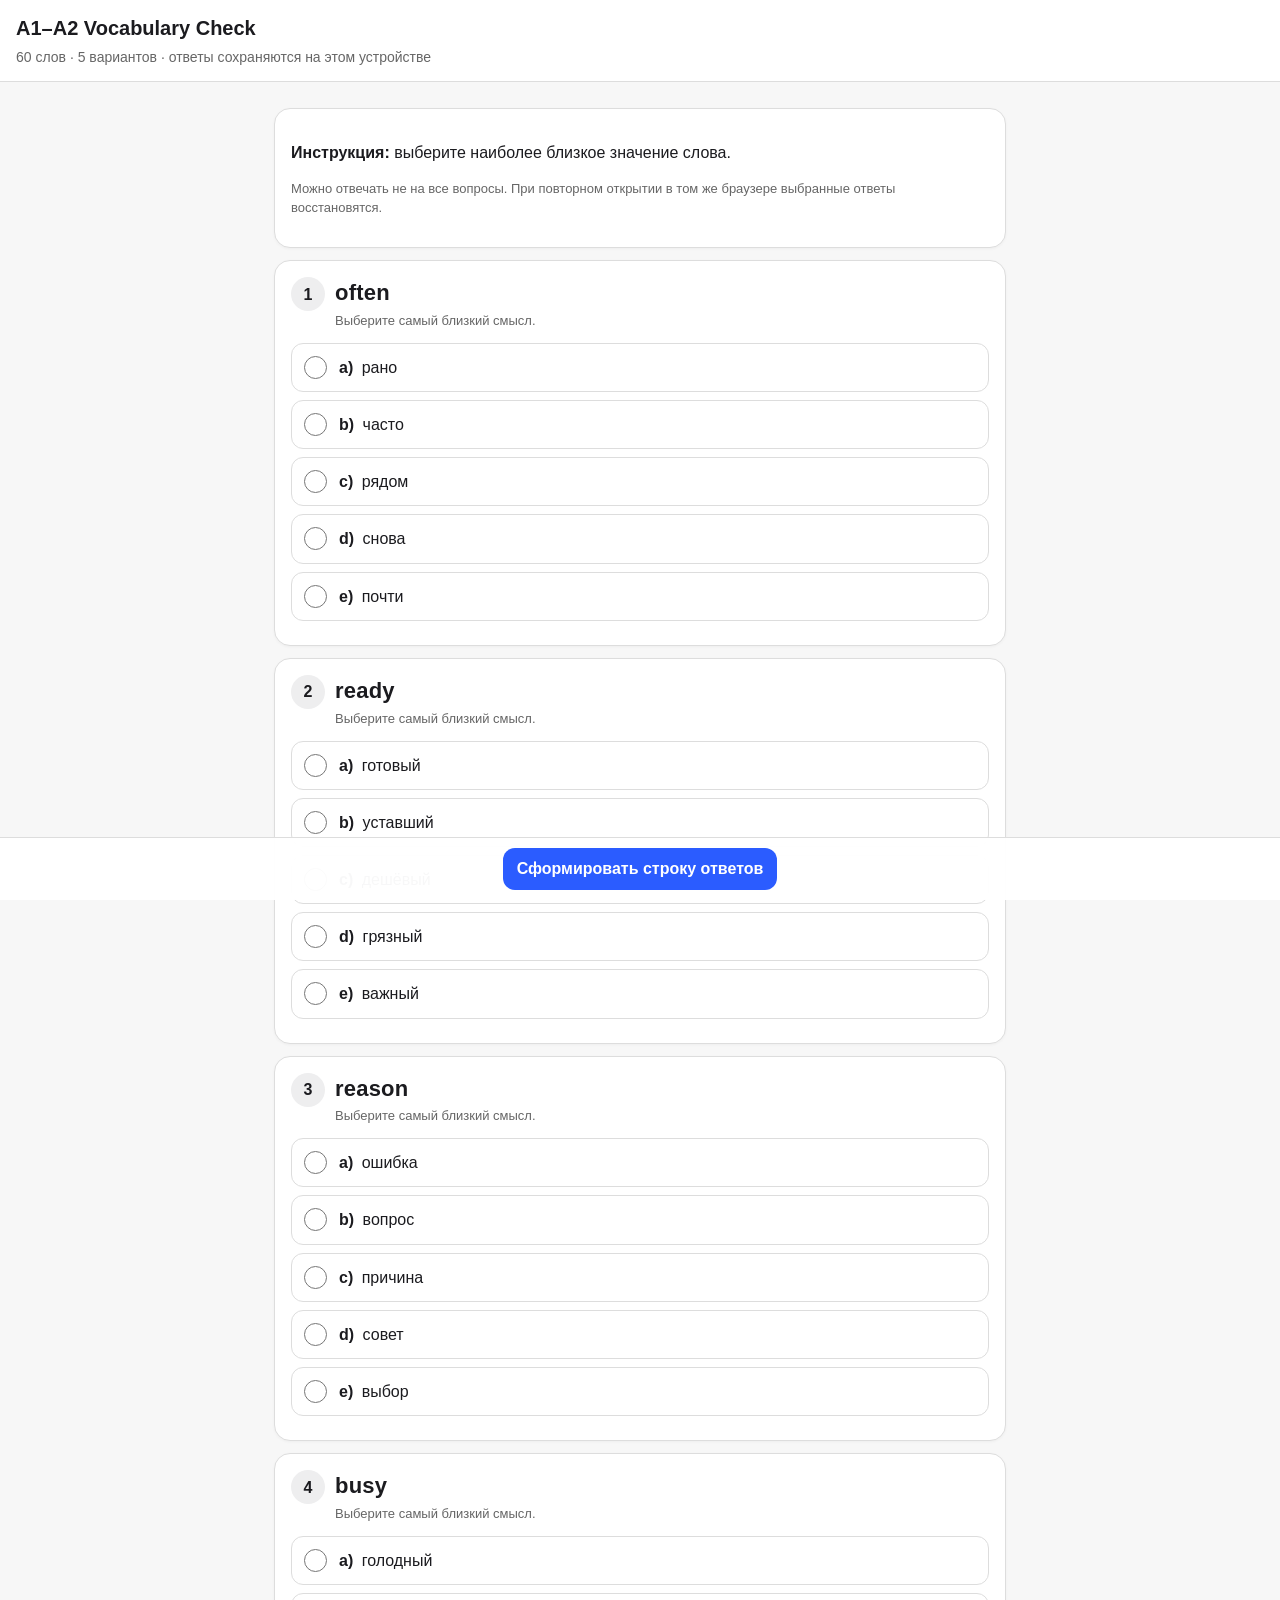
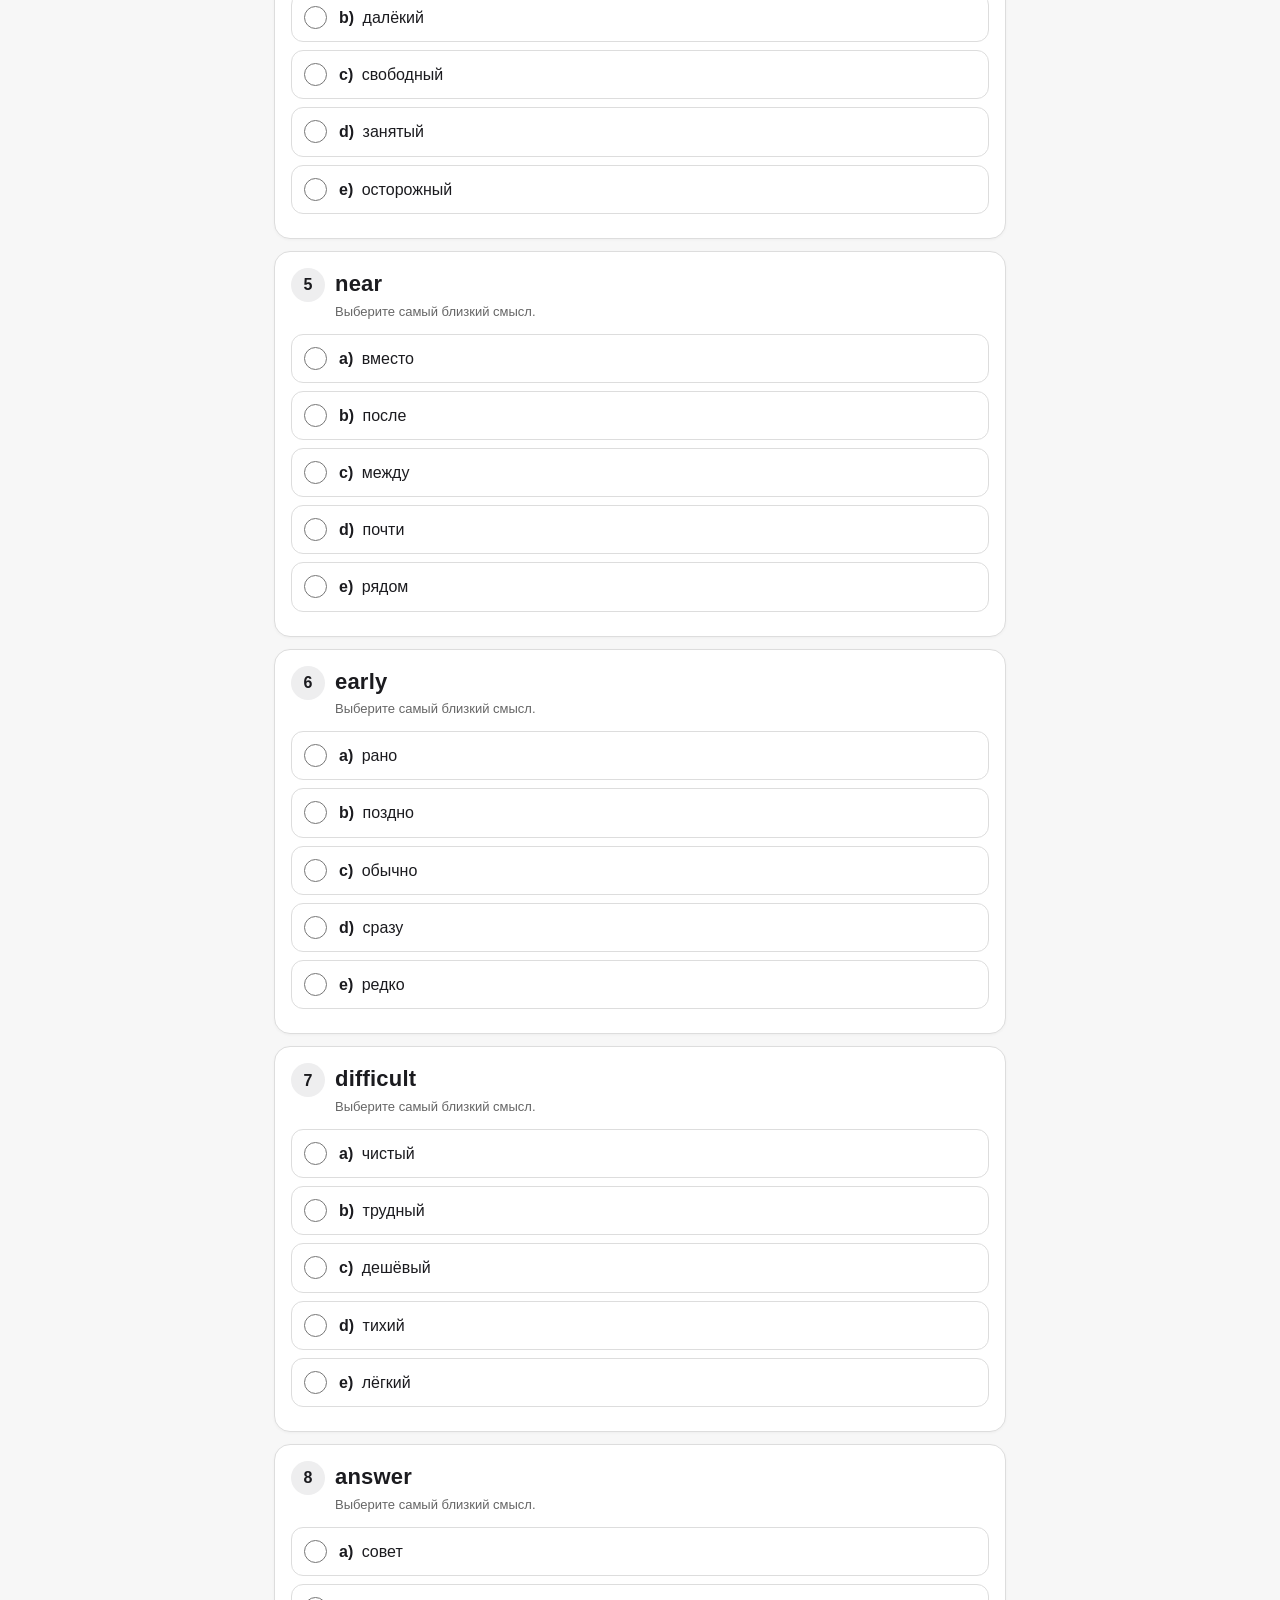
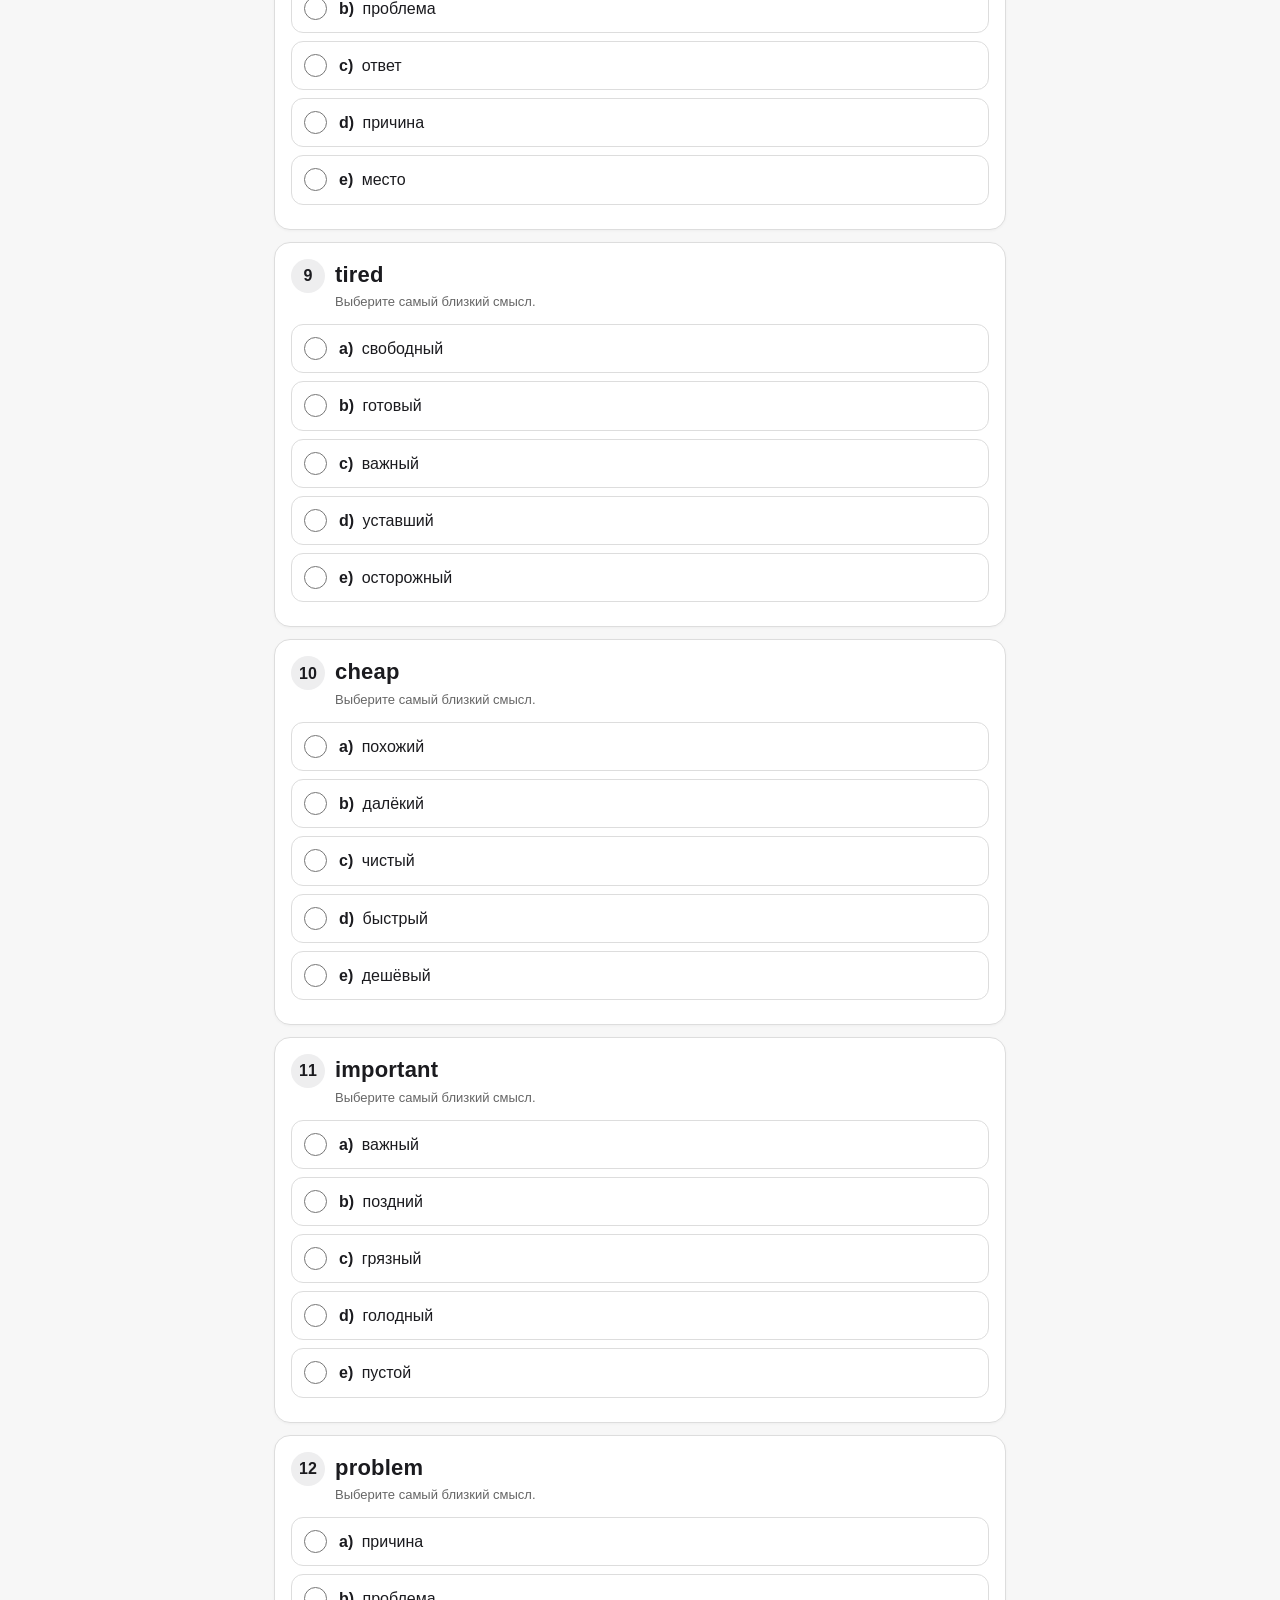
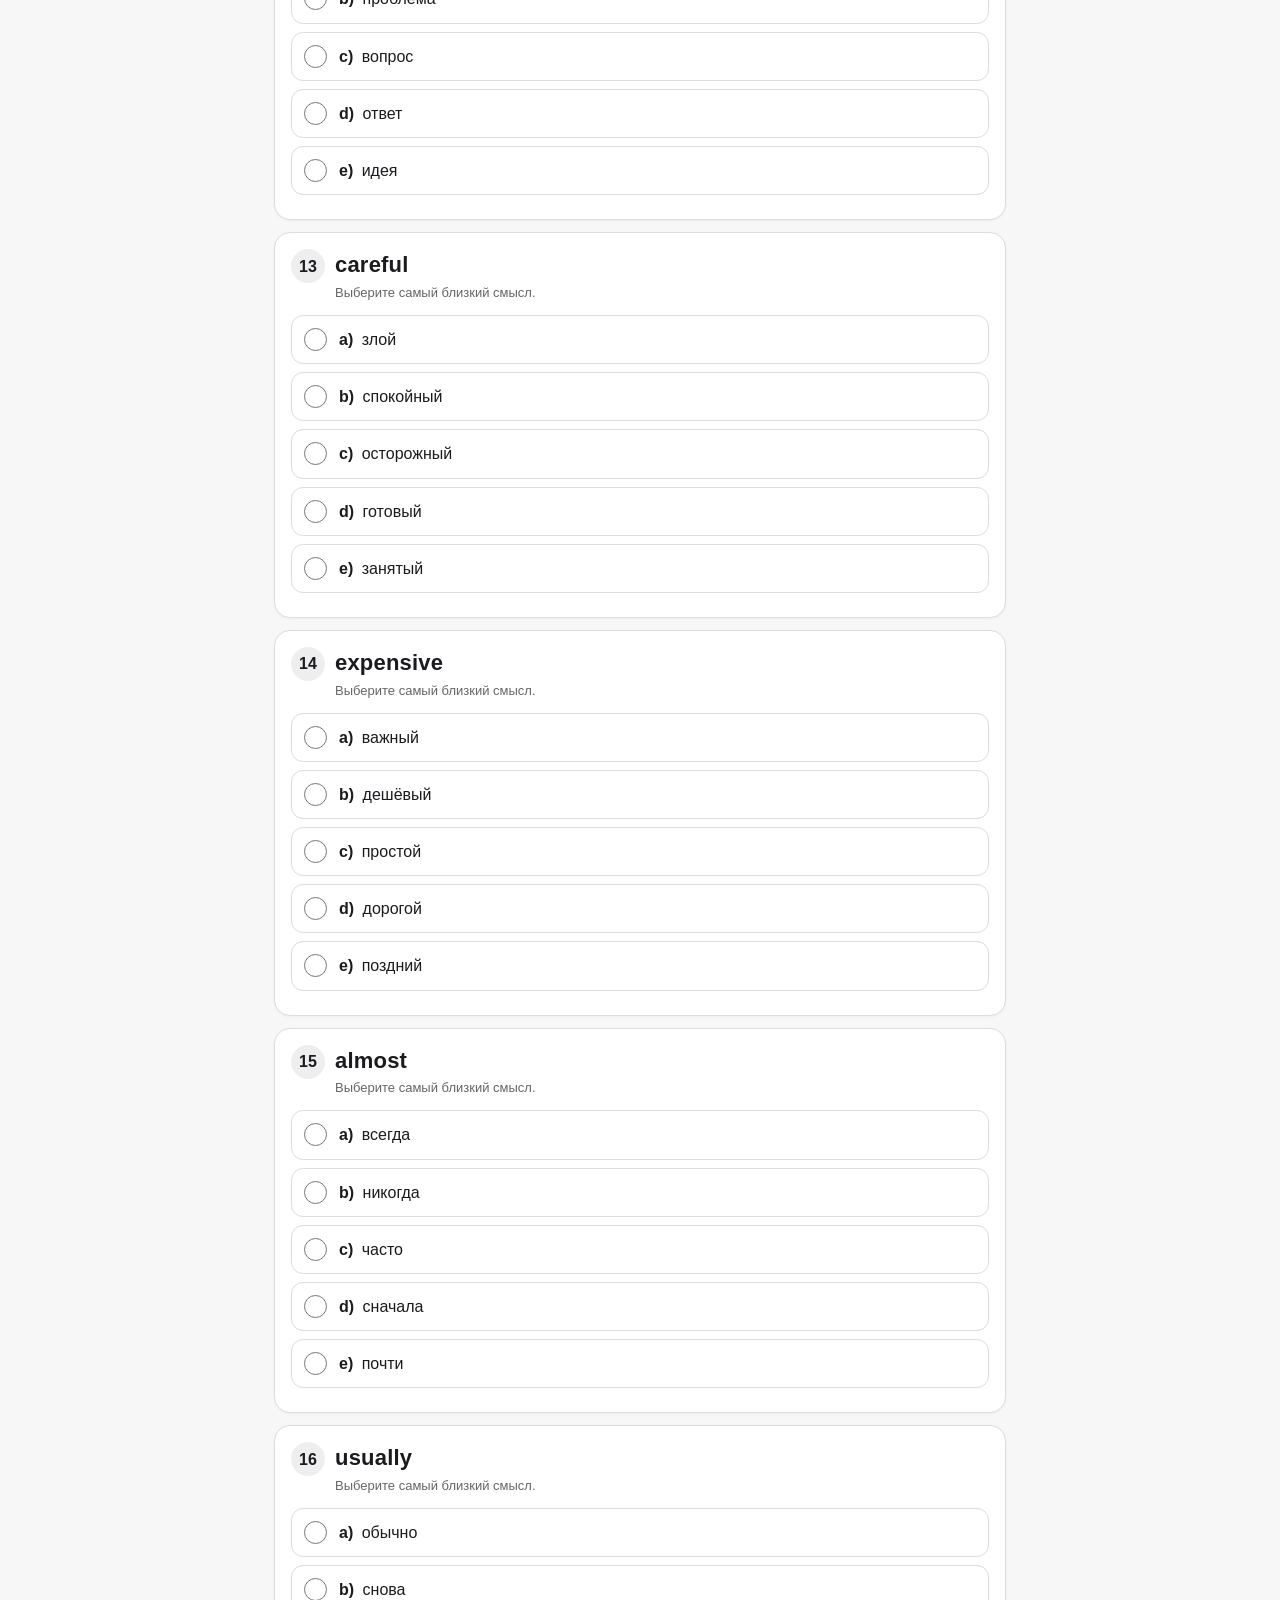
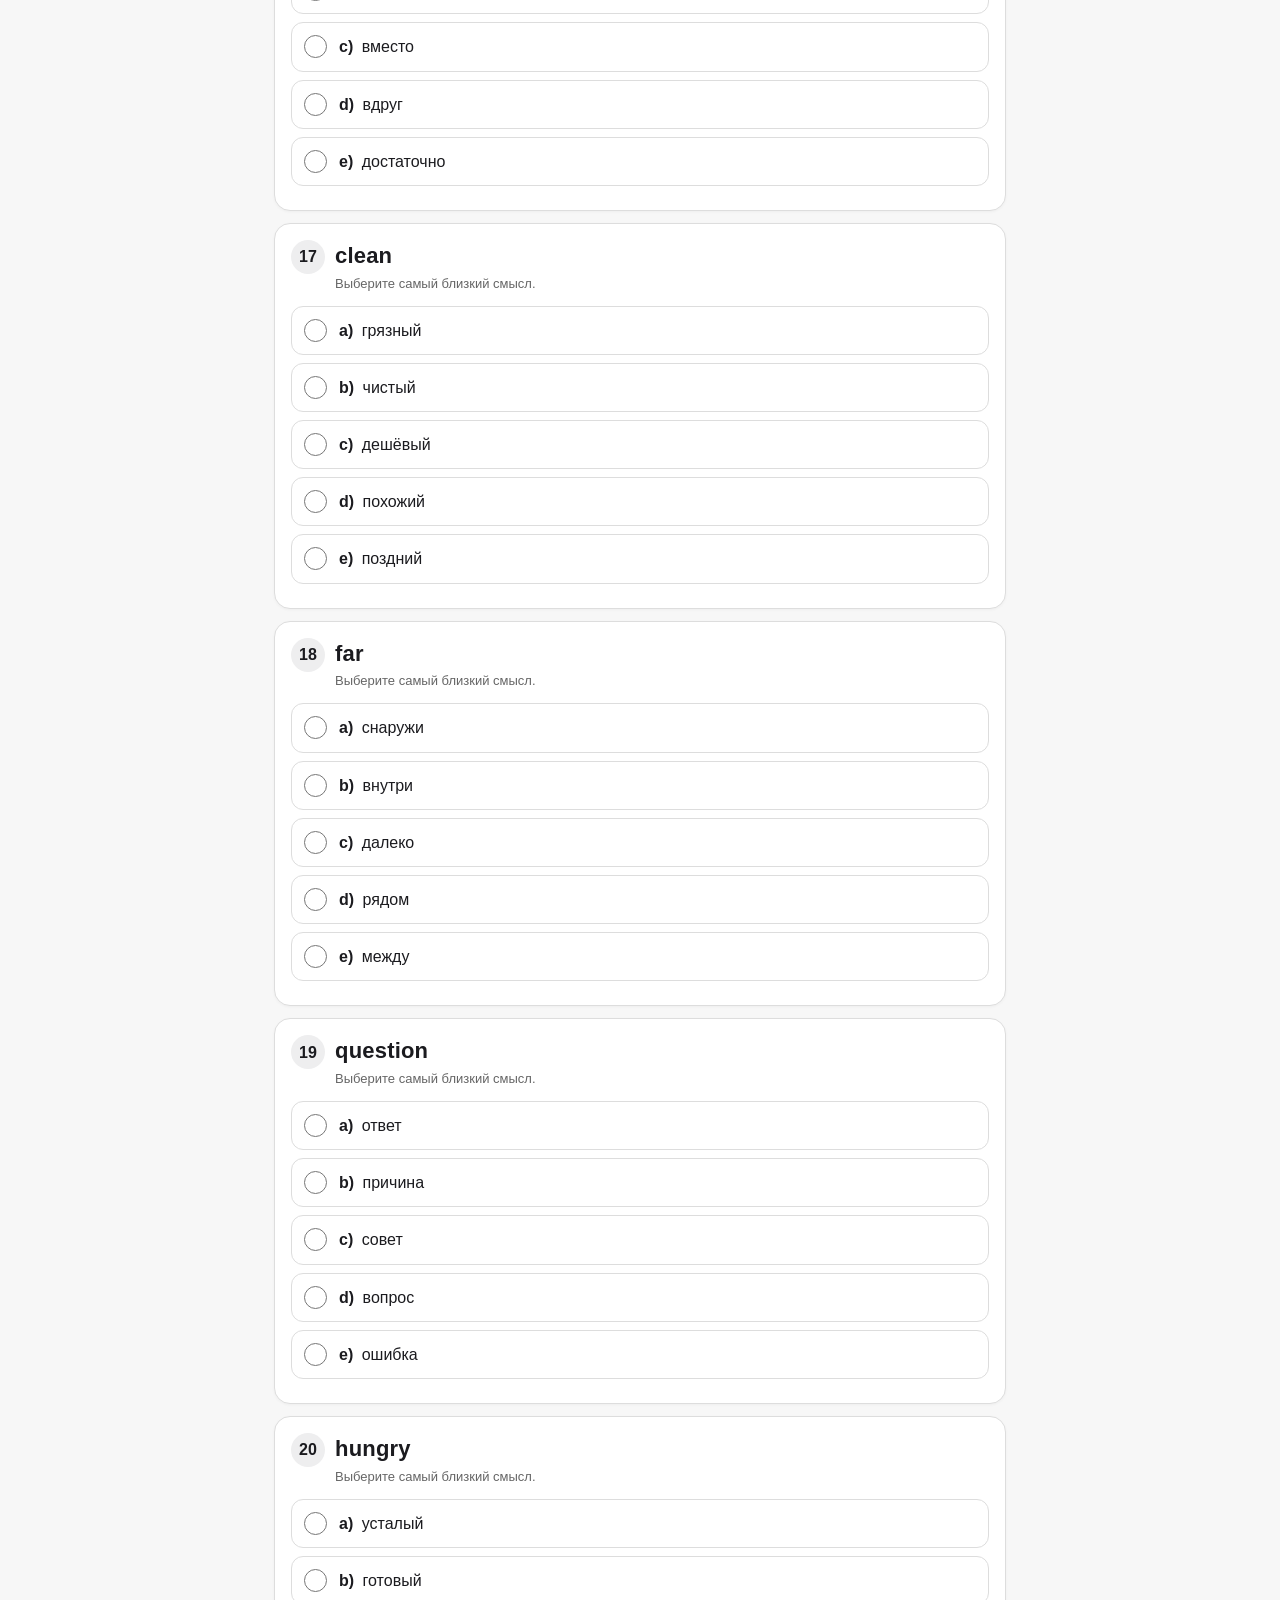
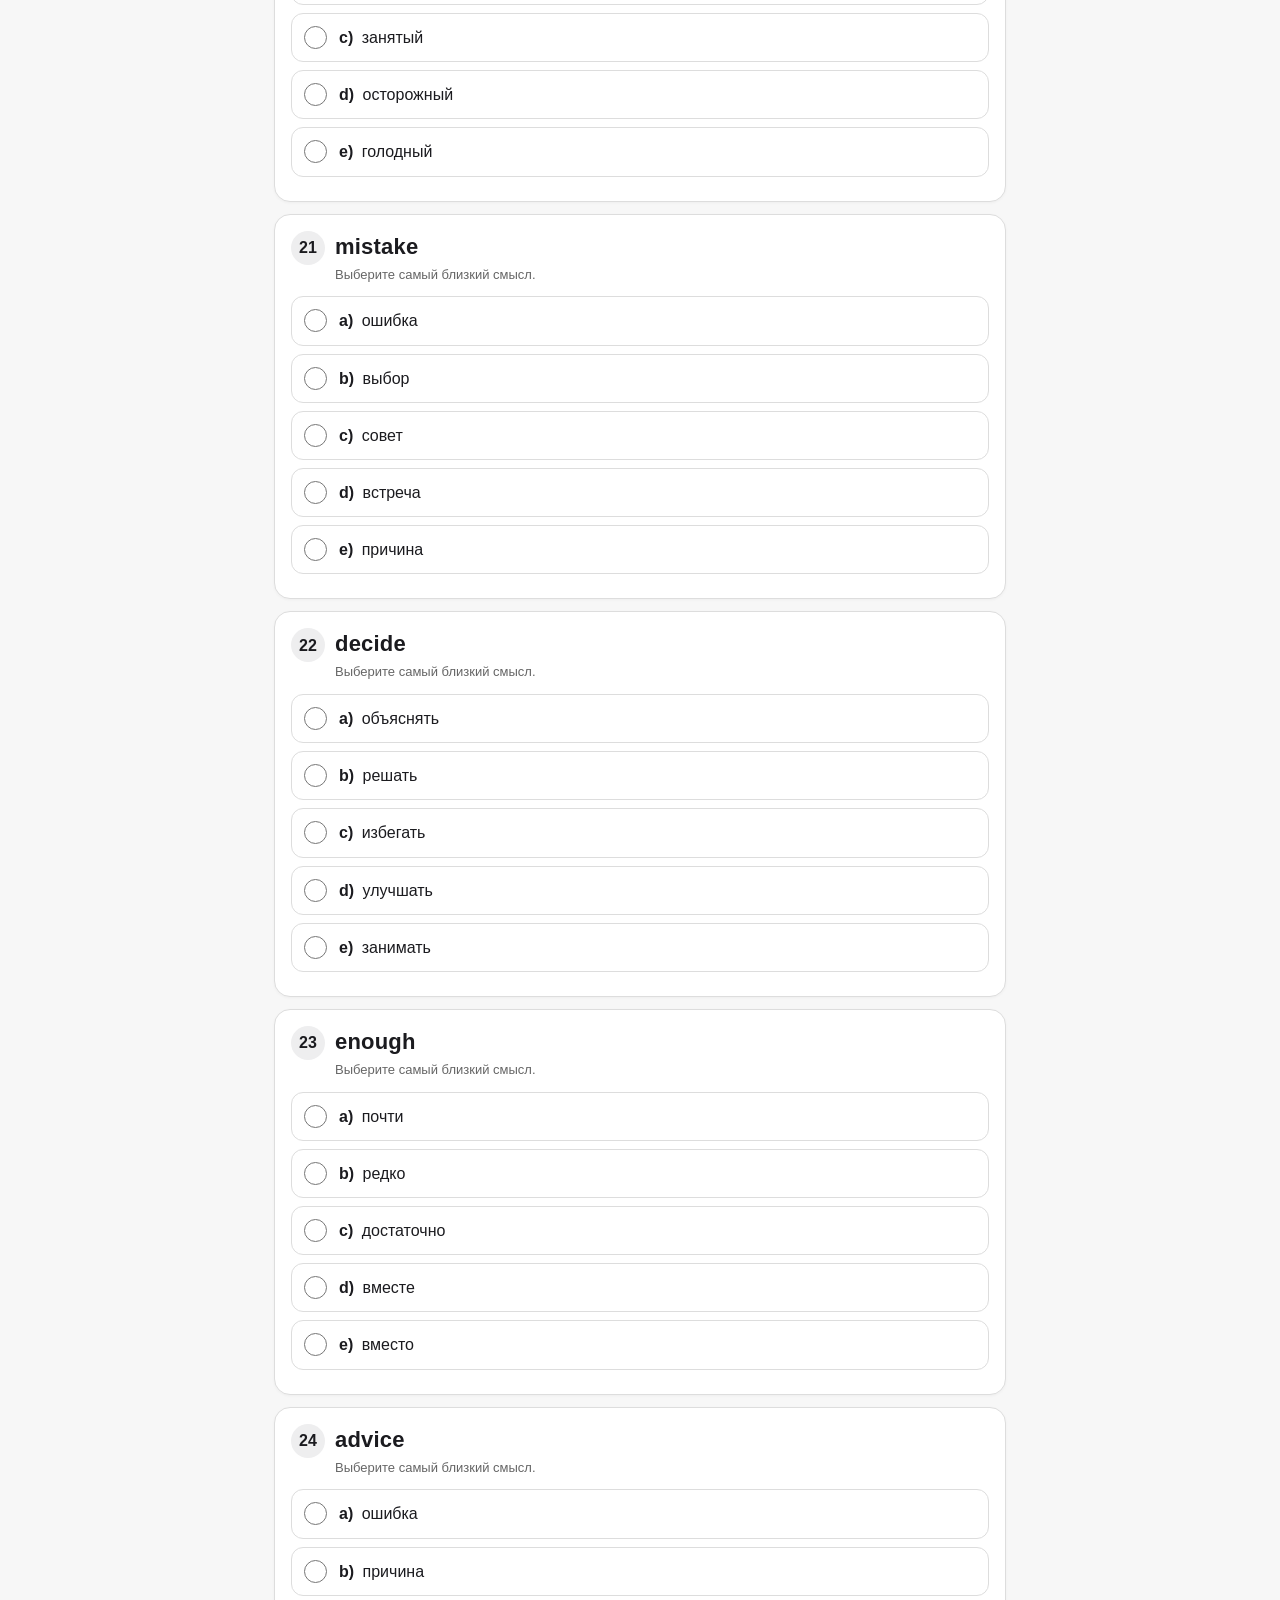
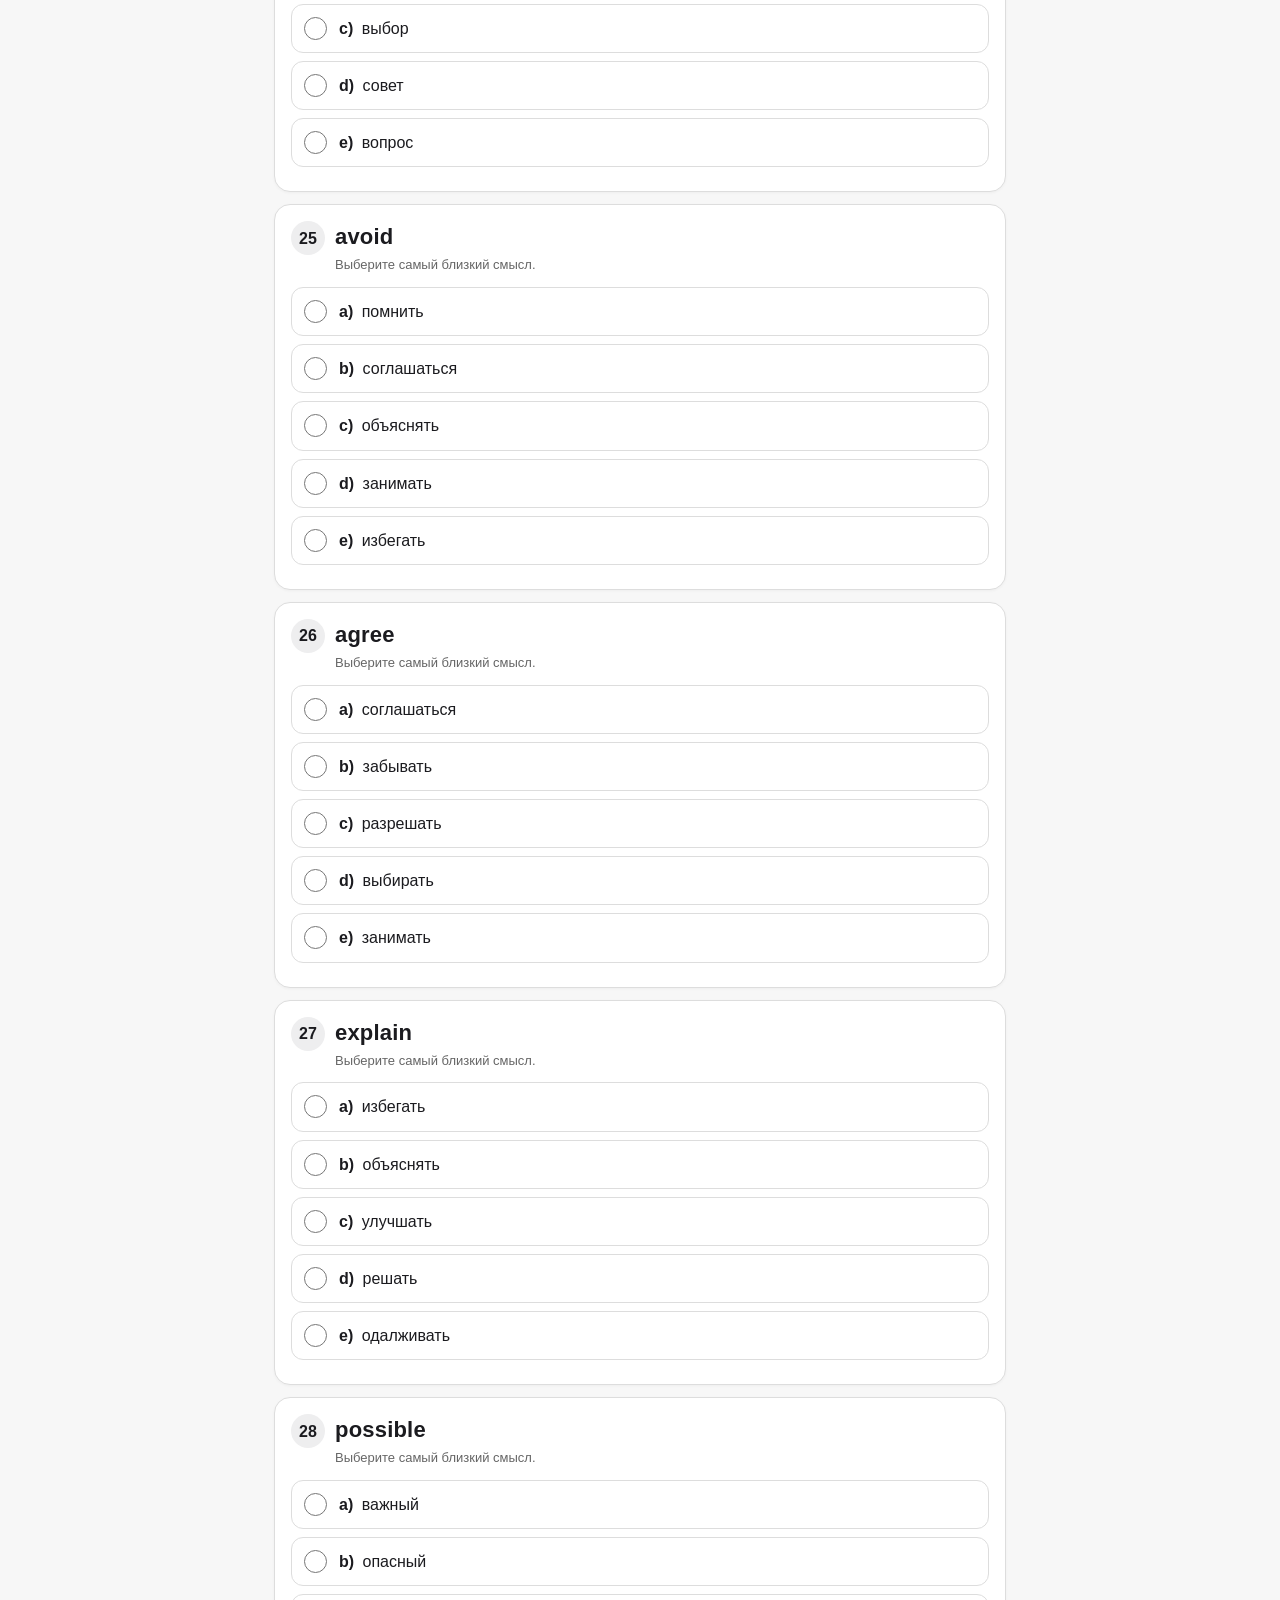
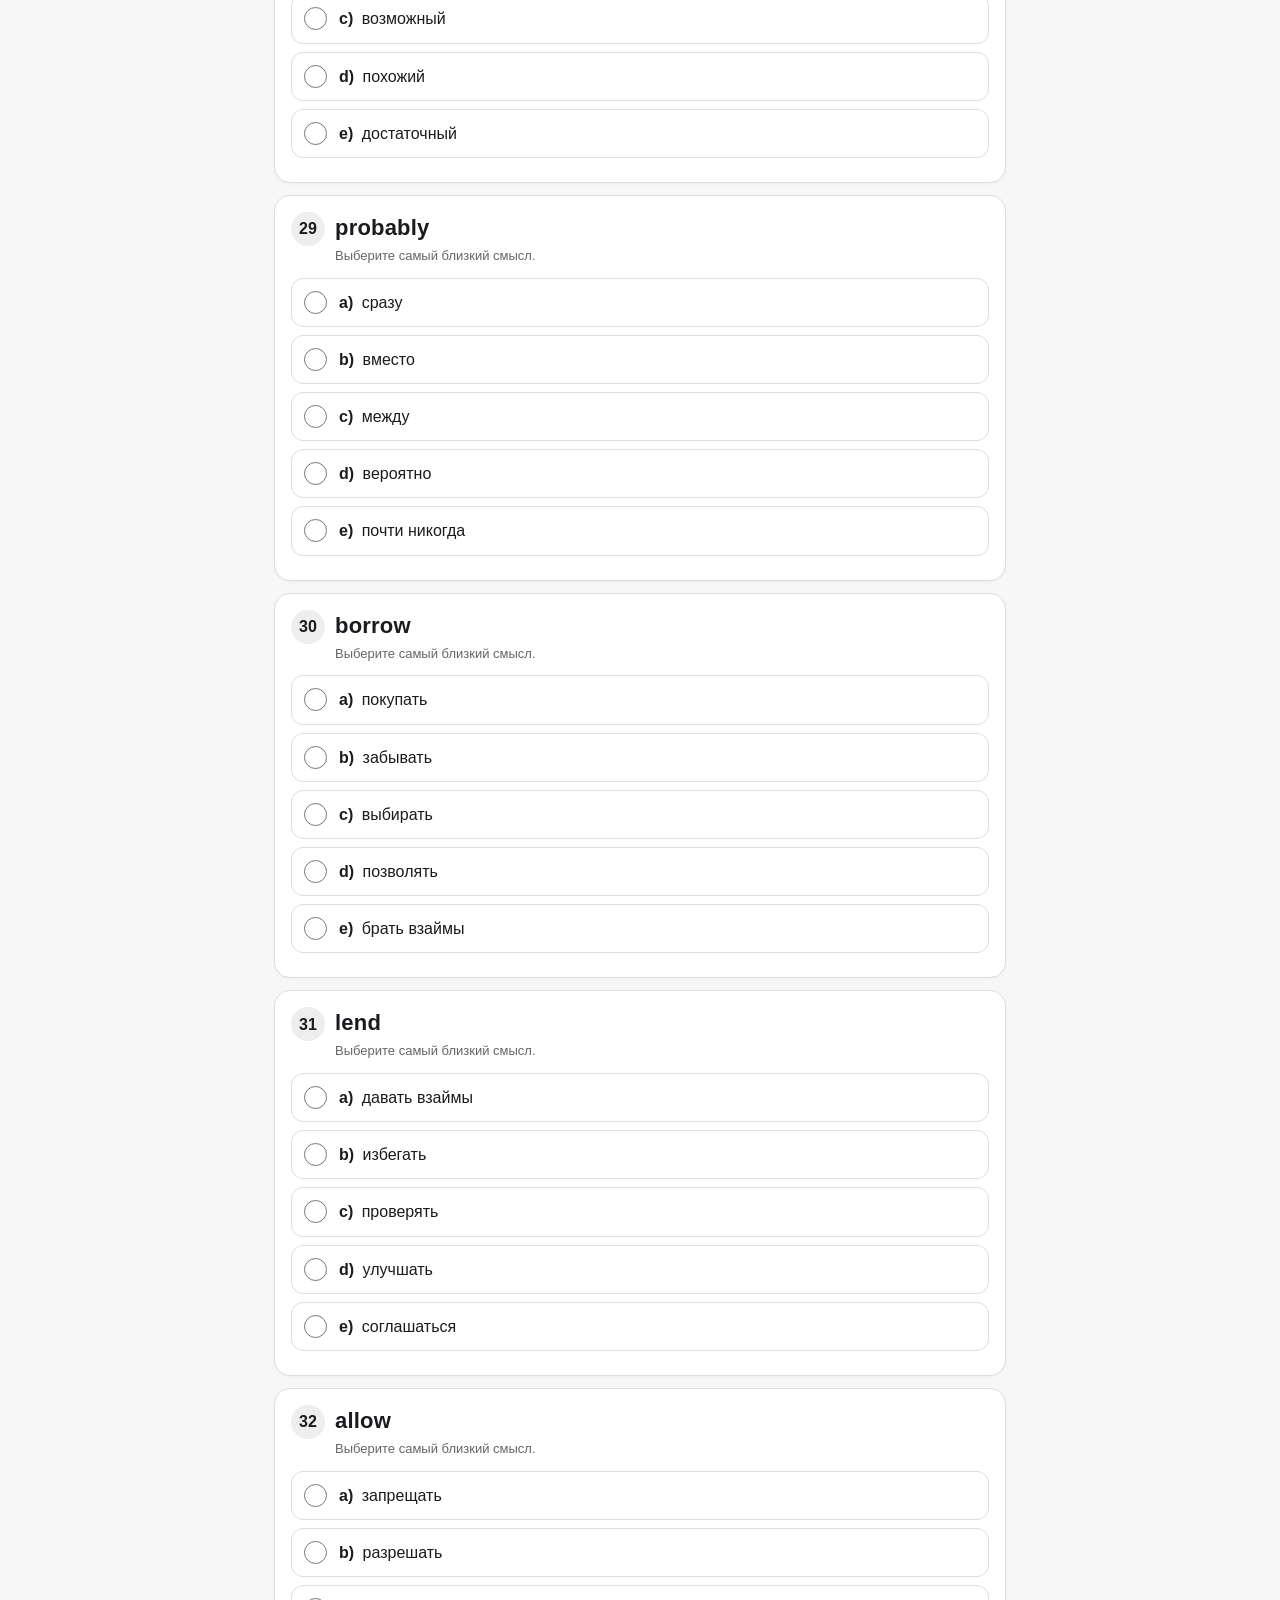
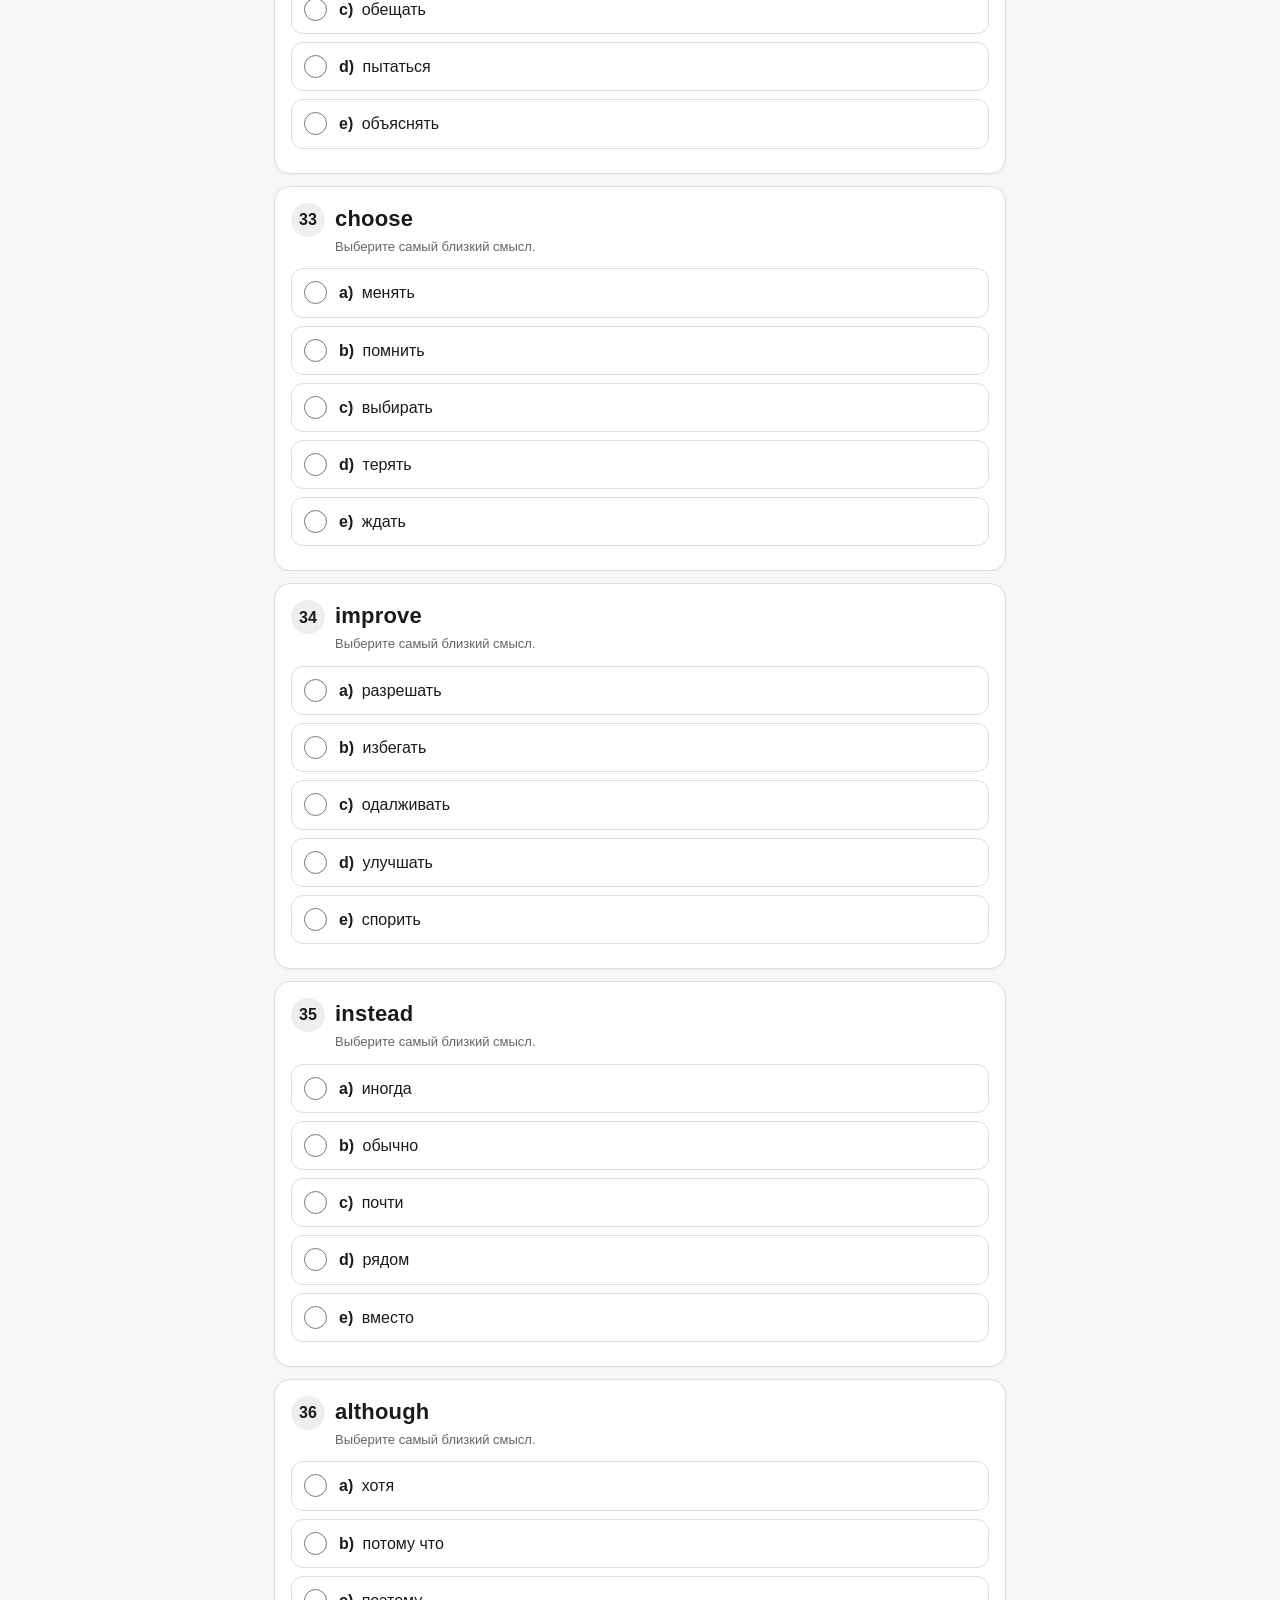
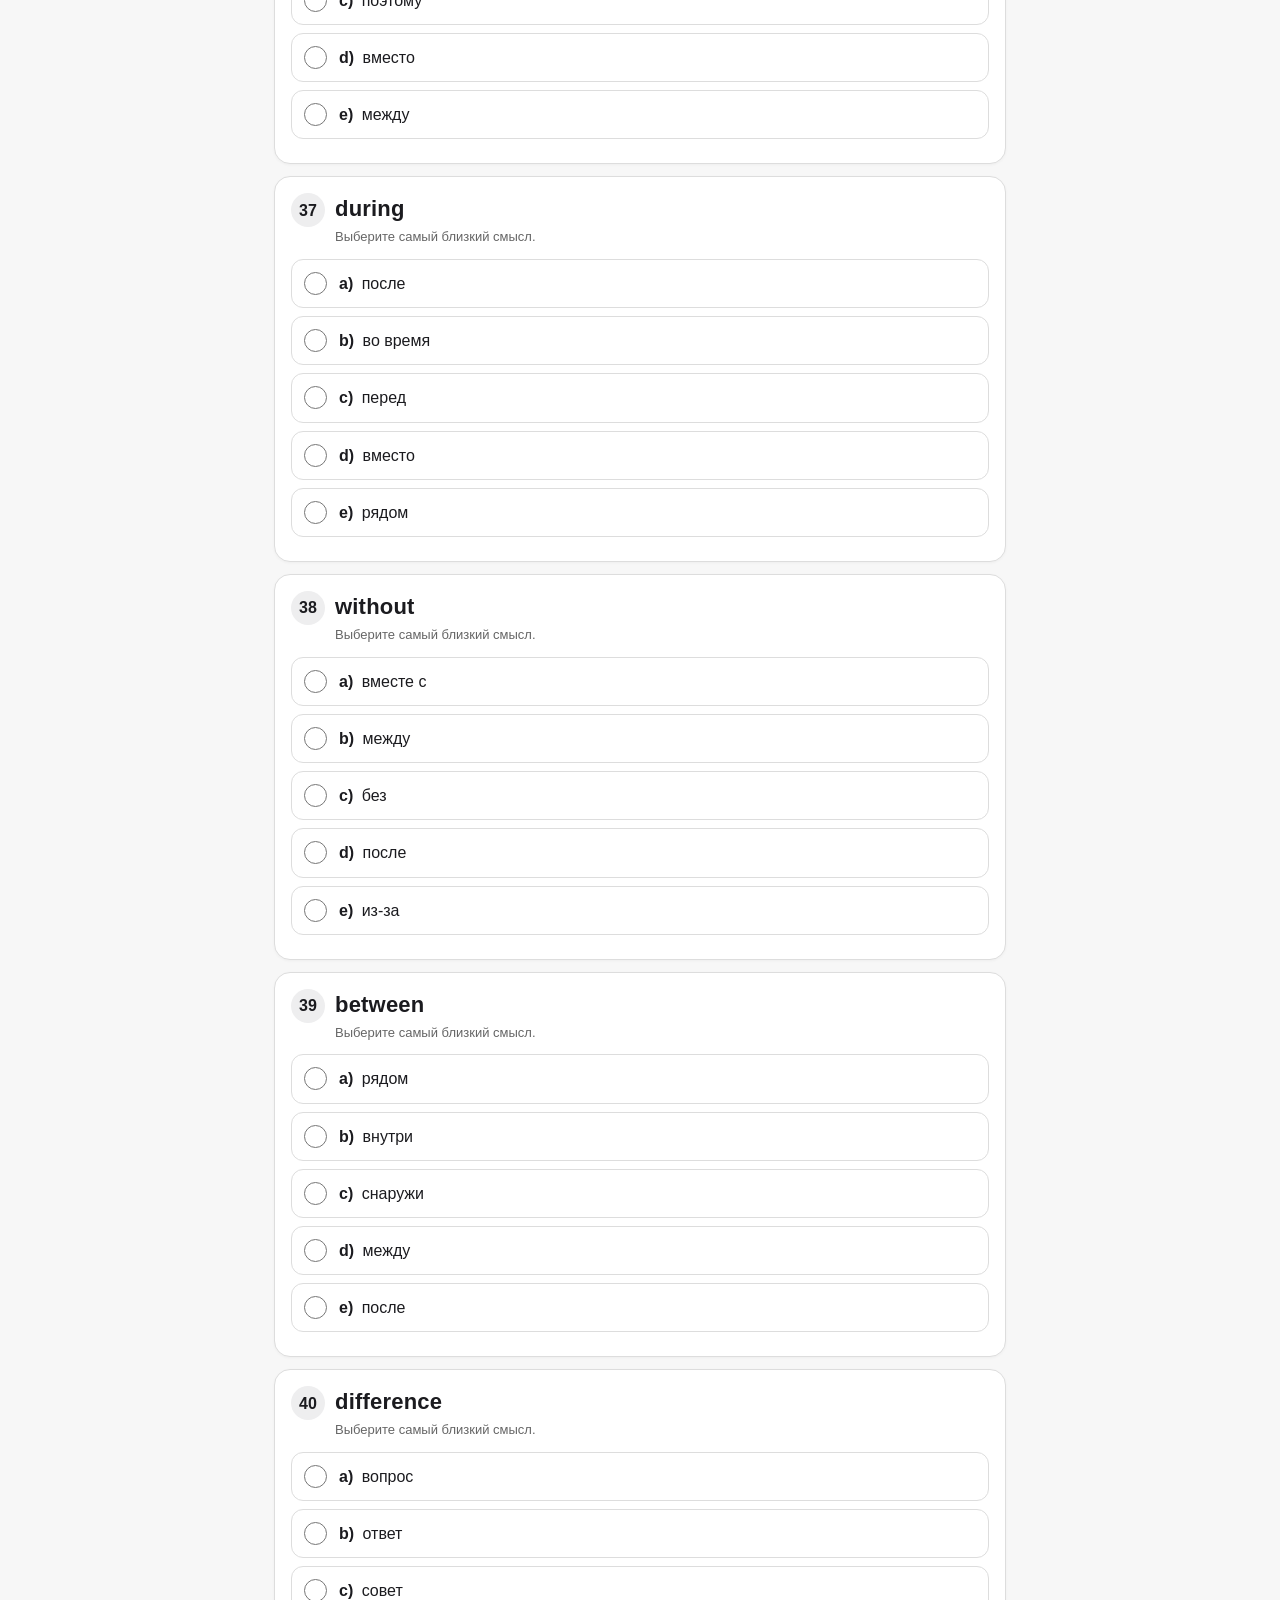
<file: echeck-a4d98c/index.html>
<!doctype html>
<html lang="ru">
<head>
<meta charset="utf-8">
<meta name="viewport" content="width=device-width, initial-scale=1">
<title>A1–A2 Vocabulary Check</title>
<style>
  :root { --bg:#f7f7f7; --card:#fff; --text:#1b1b1f; --muted:#666; --line:#ddd; --accent:#2b5cff; }
  * { box-sizing: border-box; }
  body { margin:0; font-family:-apple-system,BlinkMacSystemFont,"Segoe UI",Arial,sans-serif; background:var(--bg); color:var(--text); line-height:1.45; }
  header { position: sticky; top:0; z-index:5; background:rgba(255,255,255,.96); border-bottom:1px solid var(--line); padding:14px 16px; }
  h1 { font-size:20px; margin:0 0 4px; }
  .sub { font-size:14px; color:var(--muted); }
  main { padding:14px; max-width:760px; margin:0 auto 90px; }
  .intro, .question, .result-card { background:var(--card); border:1px solid var(--line); border-radius:16px; padding:16px; margin:12px 0; box-shadow:0 1px 3px rgba(0,0,0,.04); }
  .qtop { display:flex; gap:10px; align-items:flex-start; margin-bottom:12px; }
  .num { min-width:34px; height:34px; border-radius:50%; background:#eeeeef; display:flex; align-items:center; justify-content:center; font-weight:700; }
  .word { font-size:22px; font-weight:800; letter-spacing:.2px; }
  .hint { font-size:13px; color:var(--muted); margin-top:3px; }
  label.option { display:flex; gap:12px; align-items:flex-start; min-height:48px; padding:12px; border:1px solid var(--line); border-radius:12px; margin:8px 0; background:#fff; }
  label.option:active { background:#f0f3ff; }
  input[type="radio"] { width:23px; height:23px; margin:0; flex:0 0 auto; accent-color:var(--accent); }
  .letter { font-weight:700; margin-right:4px; }
  .actions { position:fixed; left:0; right:0; bottom:0; background:rgba(255,255,255,.97); border-top:1px solid var(--line); padding:10px 14px; display:flex; gap:8px; justify-content:center; }
  button { font-size:16px; border:0; border-radius:12px; padding:12px 14px; font-weight:700; }
  .primary { background:var(--accent); color:#fff; }
  textarea { width:100%; min-height:95px; margin-top:10px; border:1px solid var(--line); border-radius:12px; padding:12px; font-family:ui-monospace,SFMono-Regular,Menlo,monospace; font-size:16px; }
  .small { font-size:13px; color:var(--muted); }
  @media (max-width:420px) { .word { font-size:21px; } main { padding:10px; } .question { padding:14px; } }
</style>
</head>
<body>
<header>
  <h1>A1–A2 Vocabulary Check</h1>
  <div class="sub">60 слов · 5 вариантов · ответы сохраняются на этом устройстве</div>
</header>
<main>
  <section class="intro">
    <p><strong>Инструкция:</strong> выберите наиболее близкое значение слова.</p>
    <p class="small">Можно отвечать не на все вопросы. При повторном открытии в том же браузере выбранные ответы восстановятся.</p>
  </section>
  <form id="quiz">
<section class="question" id="q1">
  <div class="qtop"><div class="num">1</div><div><div class="word">often</div><div class="hint">Выберите самый близкий смысл.</div></div></div>
  <label class="option"><input type="radio" name="q1" value="a"><span><span class="letter">a)</span> рано</span></label>
  <label class="option"><input type="radio" name="q1" value="b"><span><span class="letter">b)</span> часто</span></label>
  <label class="option"><input type="radio" name="q1" value="c"><span><span class="letter">c)</span> рядом</span></label>
  <label class="option"><input type="radio" name="q1" value="d"><span><span class="letter">d)</span> снова</span></label>
  <label class="option"><input type="radio" name="q1" value="e"><span><span class="letter">e)</span> почти</span></label>
</section>
<section class="question" id="q2">
  <div class="qtop"><div class="num">2</div><div><div class="word">ready</div><div class="hint">Выберите самый близкий смысл.</div></div></div>
  <label class="option"><input type="radio" name="q2" value="a"><span><span class="letter">a)</span> готовый</span></label>
  <label class="option"><input type="radio" name="q2" value="b"><span><span class="letter">b)</span> уставший</span></label>
  <label class="option"><input type="radio" name="q2" value="c"><span><span class="letter">c)</span> дешёвый</span></label>
  <label class="option"><input type="radio" name="q2" value="d"><span><span class="letter">d)</span> грязный</span></label>
  <label class="option"><input type="radio" name="q2" value="e"><span><span class="letter">e)</span> важный</span></label>
</section>
<section class="question" id="q3">
  <div class="qtop"><div class="num">3</div><div><div class="word">reason</div><div class="hint">Выберите самый близкий смысл.</div></div></div>
  <label class="option"><input type="radio" name="q3" value="a"><span><span class="letter">a)</span> ошибка</span></label>
  <label class="option"><input type="radio" name="q3" value="b"><span><span class="letter">b)</span> вопрос</span></label>
  <label class="option"><input type="radio" name="q3" value="c"><span><span class="letter">c)</span> причина</span></label>
  <label class="option"><input type="radio" name="q3" value="d"><span><span class="letter">d)</span> совет</span></label>
  <label class="option"><input type="radio" name="q3" value="e"><span><span class="letter">e)</span> выбор</span></label>
</section>
<section class="question" id="q4">
  <div class="qtop"><div class="num">4</div><div><div class="word">busy</div><div class="hint">Выберите самый близкий смысл.</div></div></div>
  <label class="option"><input type="radio" name="q4" value="a"><span><span class="letter">a)</span> голодный</span></label>
  <label class="option"><input type="radio" name="q4" value="b"><span><span class="letter">b)</span> далёкий</span></label>
  <label class="option"><input type="radio" name="q4" value="c"><span><span class="letter">c)</span> свободный</span></label>
  <label class="option"><input type="radio" name="q4" value="d"><span><span class="letter">d)</span> занятый</span></label>
  <label class="option"><input type="radio" name="q4" value="e"><span><span class="letter">e)</span> осторожный</span></label>
</section>
<section class="question" id="q5">
  <div class="qtop"><div class="num">5</div><div><div class="word">near</div><div class="hint">Выберите самый близкий смысл.</div></div></div>
  <label class="option"><input type="radio" name="q5" value="a"><span><span class="letter">a)</span> вместо</span></label>
  <label class="option"><input type="radio" name="q5" value="b"><span><span class="letter">b)</span> после</span></label>
  <label class="option"><input type="radio" name="q5" value="c"><span><span class="letter">c)</span> между</span></label>
  <label class="option"><input type="radio" name="q5" value="d"><span><span class="letter">d)</span> почти</span></label>
  <label class="option"><input type="radio" name="q5" value="e"><span><span class="letter">e)</span> рядом</span></label>
</section>
<section class="question" id="q6">
  <div class="qtop"><div class="num">6</div><div><div class="word">early</div><div class="hint">Выберите самый близкий смысл.</div></div></div>
  <label class="option"><input type="radio" name="q6" value="a"><span><span class="letter">a)</span> рано</span></label>
  <label class="option"><input type="radio" name="q6" value="b"><span><span class="letter">b)</span> поздно</span></label>
  <label class="option"><input type="radio" name="q6" value="c"><span><span class="letter">c)</span> обычно</span></label>
  <label class="option"><input type="radio" name="q6" value="d"><span><span class="letter">d)</span> сразу</span></label>
  <label class="option"><input type="radio" name="q6" value="e"><span><span class="letter">e)</span> редко</span></label>
</section>
<section class="question" id="q7">
  <div class="qtop"><div class="num">7</div><div><div class="word">difficult</div><div class="hint">Выберите самый близкий смысл.</div></div></div>
  <label class="option"><input type="radio" name="q7" value="a"><span><span class="letter">a)</span> чистый</span></label>
  <label class="option"><input type="radio" name="q7" value="b"><span><span class="letter">b)</span> трудный</span></label>
  <label class="option"><input type="radio" name="q7" value="c"><span><span class="letter">c)</span> дешёвый</span></label>
  <label class="option"><input type="radio" name="q7" value="d"><span><span class="letter">d)</span> тихий</span></label>
  <label class="option"><input type="radio" name="q7" value="e"><span><span class="letter">e)</span> лёгкий</span></label>
</section>
<section class="question" id="q8">
  <div class="qtop"><div class="num">8</div><div><div class="word">answer</div><div class="hint">Выберите самый близкий смысл.</div></div></div>
  <label class="option"><input type="radio" name="q8" value="a"><span><span class="letter">a)</span> совет</span></label>
  <label class="option"><input type="radio" name="q8" value="b"><span><span class="letter">b)</span> проблема</span></label>
  <label class="option"><input type="radio" name="q8" value="c"><span><span class="letter">c)</span> ответ</span></label>
  <label class="option"><input type="radio" name="q8" value="d"><span><span class="letter">d)</span> причина</span></label>
  <label class="option"><input type="radio" name="q8" value="e"><span><span class="letter">e)</span> место</span></label>
</section>
<section class="question" id="q9">
  <div class="qtop"><div class="num">9</div><div><div class="word">tired</div><div class="hint">Выберите самый близкий смысл.</div></div></div>
  <label class="option"><input type="radio" name="q9" value="a"><span><span class="letter">a)</span> свободный</span></label>
  <label class="option"><input type="radio" name="q9" value="b"><span><span class="letter">b)</span> готовый</span></label>
  <label class="option"><input type="radio" name="q9" value="c"><span><span class="letter">c)</span> важный</span></label>
  <label class="option"><input type="radio" name="q9" value="d"><span><span class="letter">d)</span> уставший</span></label>
  <label class="option"><input type="radio" name="q9" value="e"><span><span class="letter">e)</span> осторожный</span></label>
</section>
<section class="question" id="q10">
  <div class="qtop"><div class="num">10</div><div><div class="word">cheap</div><div class="hint">Выберите самый близкий смысл.</div></div></div>
  <label class="option"><input type="radio" name="q10" value="a"><span><span class="letter">a)</span> похожий</span></label>
  <label class="option"><input type="radio" name="q10" value="b"><span><span class="letter">b)</span> далёкий</span></label>
  <label class="option"><input type="radio" name="q10" value="c"><span><span class="letter">c)</span> чистый</span></label>
  <label class="option"><input type="radio" name="q10" value="d"><span><span class="letter">d)</span> быстрый</span></label>
  <label class="option"><input type="radio" name="q10" value="e"><span><span class="letter">e)</span> дешёвый</span></label>
</section>
<section class="question" id="q11">
  <div class="qtop"><div class="num">11</div><div><div class="word">important</div><div class="hint">Выберите самый близкий смысл.</div></div></div>
  <label class="option"><input type="radio" name="q11" value="a"><span><span class="letter">a)</span> важный</span></label>
  <label class="option"><input type="radio" name="q11" value="b"><span><span class="letter">b)</span> поздний</span></label>
  <label class="option"><input type="radio" name="q11" value="c"><span><span class="letter">c)</span> грязный</span></label>
  <label class="option"><input type="radio" name="q11" value="d"><span><span class="letter">d)</span> голодный</span></label>
  <label class="option"><input type="radio" name="q11" value="e"><span><span class="letter">e)</span> пустой</span></label>
</section>
<section class="question" id="q12">
  <div class="qtop"><div class="num">12</div><div><div class="word">problem</div><div class="hint">Выберите самый близкий смысл.</div></div></div>
  <label class="option"><input type="radio" name="q12" value="a"><span><span class="letter">a)</span> причина</span></label>
  <label class="option"><input type="radio" name="q12" value="b"><span><span class="letter">b)</span> проблема</span></label>
  <label class="option"><input type="radio" name="q12" value="c"><span><span class="letter">c)</span> вопрос</span></label>
  <label class="option"><input type="radio" name="q12" value="d"><span><span class="letter">d)</span> ответ</span></label>
  <label class="option"><input type="radio" name="q12" value="e"><span><span class="letter">e)</span> идея</span></label>
</section>
<section class="question" id="q13">
  <div class="qtop"><div class="num">13</div><div><div class="word">careful</div><div class="hint">Выберите самый близкий смысл.</div></div></div>
  <label class="option"><input type="radio" name="q13" value="a"><span><span class="letter">a)</span> злой</span></label>
  <label class="option"><input type="radio" name="q13" value="b"><span><span class="letter">b)</span> спокойный</span></label>
  <label class="option"><input type="radio" name="q13" value="c"><span><span class="letter">c)</span> осторожный</span></label>
  <label class="option"><input type="radio" name="q13" value="d"><span><span class="letter">d)</span> готовый</span></label>
  <label class="option"><input type="radio" name="q13" value="e"><span><span class="letter">e)</span> занятый</span></label>
</section>
<section class="question" id="q14">
  <div class="qtop"><div class="num">14</div><div><div class="word">expensive</div><div class="hint">Выберите самый близкий смысл.</div></div></div>
  <label class="option"><input type="radio" name="q14" value="a"><span><span class="letter">a)</span> важный</span></label>
  <label class="option"><input type="radio" name="q14" value="b"><span><span class="letter">b)</span> дешёвый</span></label>
  <label class="option"><input type="radio" name="q14" value="c"><span><span class="letter">c)</span> простой</span></label>
  <label class="option"><input type="radio" name="q14" value="d"><span><span class="letter">d)</span> дорогой</span></label>
  <label class="option"><input type="radio" name="q14" value="e"><span><span class="letter">e)</span> поздний</span></label>
</section>
<section class="question" id="q15">
  <div class="qtop"><div class="num">15</div><div><div class="word">almost</div><div class="hint">Выберите самый близкий смысл.</div></div></div>
  <label class="option"><input type="radio" name="q15" value="a"><span><span class="letter">a)</span> всегда</span></label>
  <label class="option"><input type="radio" name="q15" value="b"><span><span class="letter">b)</span> никогда</span></label>
  <label class="option"><input type="radio" name="q15" value="c"><span><span class="letter">c)</span> часто</span></label>
  <label class="option"><input type="radio" name="q15" value="d"><span><span class="letter">d)</span> сначала</span></label>
  <label class="option"><input type="radio" name="q15" value="e"><span><span class="letter">e)</span> почти</span></label>
</section>
<section class="question" id="q16">
  <div class="qtop"><div class="num">16</div><div><div class="word">usually</div><div class="hint">Выберите самый близкий смысл.</div></div></div>
  <label class="option"><input type="radio" name="q16" value="a"><span><span class="letter">a)</span> обычно</span></label>
  <label class="option"><input type="radio" name="q16" value="b"><span><span class="letter">b)</span> снова</span></label>
  <label class="option"><input type="radio" name="q16" value="c"><span><span class="letter">c)</span> вместо</span></label>
  <label class="option"><input type="radio" name="q16" value="d"><span><span class="letter">d)</span> вдруг</span></label>
  <label class="option"><input type="radio" name="q16" value="e"><span><span class="letter">e)</span> достаточно</span></label>
</section>
<section class="question" id="q17">
  <div class="qtop"><div class="num">17</div><div><div class="word">clean</div><div class="hint">Выберите самый близкий смысл.</div></div></div>
  <label class="option"><input type="radio" name="q17" value="a"><span><span class="letter">a)</span> грязный</span></label>
  <label class="option"><input type="radio" name="q17" value="b"><span><span class="letter">b)</span> чистый</span></label>
  <label class="option"><input type="radio" name="q17" value="c"><span><span class="letter">c)</span> дешёвый</span></label>
  <label class="option"><input type="radio" name="q17" value="d"><span><span class="letter">d)</span> похожий</span></label>
  <label class="option"><input type="radio" name="q17" value="e"><span><span class="letter">e)</span> поздний</span></label>
</section>
<section class="question" id="q18">
  <div class="qtop"><div class="num">18</div><div><div class="word">far</div><div class="hint">Выберите самый близкий смысл.</div></div></div>
  <label class="option"><input type="radio" name="q18" value="a"><span><span class="letter">a)</span> снаружи</span></label>
  <label class="option"><input type="radio" name="q18" value="b"><span><span class="letter">b)</span> внутри</span></label>
  <label class="option"><input type="radio" name="q18" value="c"><span><span class="letter">c)</span> далеко</span></label>
  <label class="option"><input type="radio" name="q18" value="d"><span><span class="letter">d)</span> рядом</span></label>
  <label class="option"><input type="radio" name="q18" value="e"><span><span class="letter">e)</span> между</span></label>
</section>
<section class="question" id="q19">
  <div class="qtop"><div class="num">19</div><div><div class="word">question</div><div class="hint">Выберите самый близкий смысл.</div></div></div>
  <label class="option"><input type="radio" name="q19" value="a"><span><span class="letter">a)</span> ответ</span></label>
  <label class="option"><input type="radio" name="q19" value="b"><span><span class="letter">b)</span> причина</span></label>
  <label class="option"><input type="radio" name="q19" value="c"><span><span class="letter">c)</span> совет</span></label>
  <label class="option"><input type="radio" name="q19" value="d"><span><span class="letter">d)</span> вопрос</span></label>
  <label class="option"><input type="radio" name="q19" value="e"><span><span class="letter">e)</span> ошибка</span></label>
</section>
<section class="question" id="q20">
  <div class="qtop"><div class="num">20</div><div><div class="word">hungry</div><div class="hint">Выберите самый близкий смысл.</div></div></div>
  <label class="option"><input type="radio" name="q20" value="a"><span><span class="letter">a)</span> усталый</span></label>
  <label class="option"><input type="radio" name="q20" value="b"><span><span class="letter">b)</span> готовый</span></label>
  <label class="option"><input type="radio" name="q20" value="c"><span><span class="letter">c)</span> занятый</span></label>
  <label class="option"><input type="radio" name="q20" value="d"><span><span class="letter">d)</span> осторожный</span></label>
  <label class="option"><input type="radio" name="q20" value="e"><span><span class="letter">e)</span> голодный</span></label>
</section>
<section class="question" id="q21">
  <div class="qtop"><div class="num">21</div><div><div class="word">mistake</div><div class="hint">Выберите самый близкий смысл.</div></div></div>
  <label class="option"><input type="radio" name="q21" value="a"><span><span class="letter">a)</span> ошибка</span></label>
  <label class="option"><input type="radio" name="q21" value="b"><span><span class="letter">b)</span> выбор</span></label>
  <label class="option"><input type="radio" name="q21" value="c"><span><span class="letter">c)</span> совет</span></label>
  <label class="option"><input type="radio" name="q21" value="d"><span><span class="letter">d)</span> встреча</span></label>
  <label class="option"><input type="radio" name="q21" value="e"><span><span class="letter">e)</span> причина</span></label>
</section>
<section class="question" id="q22">
  <div class="qtop"><div class="num">22</div><div><div class="word">decide</div><div class="hint">Выберите самый близкий смысл.</div></div></div>
  <label class="option"><input type="radio" name="q22" value="a"><span><span class="letter">a)</span> объяснять</span></label>
  <label class="option"><input type="radio" name="q22" value="b"><span><span class="letter">b)</span> решать</span></label>
  <label class="option"><input type="radio" name="q22" value="c"><span><span class="letter">c)</span> избегать</span></label>
  <label class="option"><input type="radio" name="q22" value="d"><span><span class="letter">d)</span> улучшать</span></label>
  <label class="option"><input type="radio" name="q22" value="e"><span><span class="letter">e)</span> занимать</span></label>
</section>
<section class="question" id="q23">
  <div class="qtop"><div class="num">23</div><div><div class="word">enough</div><div class="hint">Выберите самый близкий смысл.</div></div></div>
  <label class="option"><input type="radio" name="q23" value="a"><span><span class="letter">a)</span> почти</span></label>
  <label class="option"><input type="radio" name="q23" value="b"><span><span class="letter">b)</span> редко</span></label>
  <label class="option"><input type="radio" name="q23" value="c"><span><span class="letter">c)</span> достаточно</span></label>
  <label class="option"><input type="radio" name="q23" value="d"><span><span class="letter">d)</span> вместе</span></label>
  <label class="option"><input type="radio" name="q23" value="e"><span><span class="letter">e)</span> вместо</span></label>
</section>
<section class="question" id="q24">
  <div class="qtop"><div class="num">24</div><div><div class="word">advice</div><div class="hint">Выберите самый близкий смысл.</div></div></div>
  <label class="option"><input type="radio" name="q24" value="a"><span><span class="letter">a)</span> ошибка</span></label>
  <label class="option"><input type="radio" name="q24" value="b"><span><span class="letter">b)</span> причина</span></label>
  <label class="option"><input type="radio" name="q24" value="c"><span><span class="letter">c)</span> выбор</span></label>
  <label class="option"><input type="radio" name="q24" value="d"><span><span class="letter">d)</span> совет</span></label>
  <label class="option"><input type="radio" name="q24" value="e"><span><span class="letter">e)</span> вопрос</span></label>
</section>
<section class="question" id="q25">
  <div class="qtop"><div class="num">25</div><div><div class="word">avoid</div><div class="hint">Выберите самый близкий смысл.</div></div></div>
  <label class="option"><input type="radio" name="q25" value="a"><span><span class="letter">a)</span> помнить</span></label>
  <label class="option"><input type="radio" name="q25" value="b"><span><span class="letter">b)</span> соглашаться</span></label>
  <label class="option"><input type="radio" name="q25" value="c"><span><span class="letter">c)</span> объяснять</span></label>
  <label class="option"><input type="radio" name="q25" value="d"><span><span class="letter">d)</span> занимать</span></label>
  <label class="option"><input type="radio" name="q25" value="e"><span><span class="letter">e)</span> избегать</span></label>
</section>
<section class="question" id="q26">
  <div class="qtop"><div class="num">26</div><div><div class="word">agree</div><div class="hint">Выберите самый близкий смысл.</div></div></div>
  <label class="option"><input type="radio" name="q26" value="a"><span><span class="letter">a)</span> соглашаться</span></label>
  <label class="option"><input type="radio" name="q26" value="b"><span><span class="letter">b)</span> забывать</span></label>
  <label class="option"><input type="radio" name="q26" value="c"><span><span class="letter">c)</span> разрешать</span></label>
  <label class="option"><input type="radio" name="q26" value="d"><span><span class="letter">d)</span> выбирать</span></label>
  <label class="option"><input type="radio" name="q26" value="e"><span><span class="letter">e)</span> занимать</span></label>
</section>
<section class="question" id="q27">
  <div class="qtop"><div class="num">27</div><div><div class="word">explain</div><div class="hint">Выберите самый близкий смысл.</div></div></div>
  <label class="option"><input type="radio" name="q27" value="a"><span><span class="letter">a)</span> избегать</span></label>
  <label class="option"><input type="radio" name="q27" value="b"><span><span class="letter">b)</span> объяснять</span></label>
  <label class="option"><input type="radio" name="q27" value="c"><span><span class="letter">c)</span> улучшать</span></label>
  <label class="option"><input type="radio" name="q27" value="d"><span><span class="letter">d)</span> решать</span></label>
  <label class="option"><input type="radio" name="q27" value="e"><span><span class="letter">e)</span> одалживать</span></label>
</section>
<section class="question" id="q28">
  <div class="qtop"><div class="num">28</div><div><div class="word">possible</div><div class="hint">Выберите самый близкий смысл.</div></div></div>
  <label class="option"><input type="radio" name="q28" value="a"><span><span class="letter">a)</span> важный</span></label>
  <label class="option"><input type="radio" name="q28" value="b"><span><span class="letter">b)</span> опасный</span></label>
  <label class="option"><input type="radio" name="q28" value="c"><span><span class="letter">c)</span> возможный</span></label>
  <label class="option"><input type="radio" name="q28" value="d"><span><span class="letter">d)</span> похожий</span></label>
  <label class="option"><input type="radio" name="q28" value="e"><span><span class="letter">e)</span> достаточный</span></label>
</section>
<section class="question" id="q29">
  <div class="qtop"><div class="num">29</div><div><div class="word">probably</div><div class="hint">Выберите самый близкий смысл.</div></div></div>
  <label class="option"><input type="radio" name="q29" value="a"><span><span class="letter">a)</span> сразу</span></label>
  <label class="option"><input type="radio" name="q29" value="b"><span><span class="letter">b)</span> вместо</span></label>
  <label class="option"><input type="radio" name="q29" value="c"><span><span class="letter">c)</span> между</span></label>
  <label class="option"><input type="radio" name="q29" value="d"><span><span class="letter">d)</span> вероятно</span></label>
  <label class="option"><input type="radio" name="q29" value="e"><span><span class="letter">e)</span> почти никогда</span></label>
</section>
<section class="question" id="q30">
  <div class="qtop"><div class="num">30</div><div><div class="word">borrow</div><div class="hint">Выберите самый близкий смысл.</div></div></div>
  <label class="option"><input type="radio" name="q30" value="a"><span><span class="letter">a)</span> покупать</span></label>
  <label class="option"><input type="radio" name="q30" value="b"><span><span class="letter">b)</span> забывать</span></label>
  <label class="option"><input type="radio" name="q30" value="c"><span><span class="letter">c)</span> выбирать</span></label>
  <label class="option"><input type="radio" name="q30" value="d"><span><span class="letter">d)</span> позволять</span></label>
  <label class="option"><input type="radio" name="q30" value="e"><span><span class="letter">e)</span> брать взаймы</span></label>
</section>
<section class="question" id="q31">
  <div class="qtop"><div class="num">31</div><div><div class="word">lend</div><div class="hint">Выберите самый близкий смысл.</div></div></div>
  <label class="option"><input type="radio" name="q31" value="a"><span><span class="letter">a)</span> давать взаймы</span></label>
  <label class="option"><input type="radio" name="q31" value="b"><span><span class="letter">b)</span> избегать</span></label>
  <label class="option"><input type="radio" name="q31" value="c"><span><span class="letter">c)</span> проверять</span></label>
  <label class="option"><input type="radio" name="q31" value="d"><span><span class="letter">d)</span> улучшать</span></label>
  <label class="option"><input type="radio" name="q31" value="e"><span><span class="letter">e)</span> соглашаться</span></label>
</section>
<section class="question" id="q32">
  <div class="qtop"><div class="num">32</div><div><div class="word">allow</div><div class="hint">Выберите самый близкий смысл.</div></div></div>
  <label class="option"><input type="radio" name="q32" value="a"><span><span class="letter">a)</span> запрещать</span></label>
  <label class="option"><input type="radio" name="q32" value="b"><span><span class="letter">b)</span> разрешать</span></label>
  <label class="option"><input type="radio" name="q32" value="c"><span><span class="letter">c)</span> обещать</span></label>
  <label class="option"><input type="radio" name="q32" value="d"><span><span class="letter">d)</span> пытаться</span></label>
  <label class="option"><input type="radio" name="q32" value="e"><span><span class="letter">e)</span> объяснять</span></label>
</section>
<section class="question" id="q33">
  <div class="qtop"><div class="num">33</div><div><div class="word">choose</div><div class="hint">Выберите самый близкий смысл.</div></div></div>
  <label class="option"><input type="radio" name="q33" value="a"><span><span class="letter">a)</span> менять</span></label>
  <label class="option"><input type="radio" name="q33" value="b"><span><span class="letter">b)</span> помнить</span></label>
  <label class="option"><input type="radio" name="q33" value="c"><span><span class="letter">c)</span> выбирать</span></label>
  <label class="option"><input type="radio" name="q33" value="d"><span><span class="letter">d)</span> терять</span></label>
  <label class="option"><input type="radio" name="q33" value="e"><span><span class="letter">e)</span> ждать</span></label>
</section>
<section class="question" id="q34">
  <div class="qtop"><div class="num">34</div><div><div class="word">improve</div><div class="hint">Выберите самый близкий смысл.</div></div></div>
  <label class="option"><input type="radio" name="q34" value="a"><span><span class="letter">a)</span> разрешать</span></label>
  <label class="option"><input type="radio" name="q34" value="b"><span><span class="letter">b)</span> избегать</span></label>
  <label class="option"><input type="radio" name="q34" value="c"><span><span class="letter">c)</span> одалживать</span></label>
  <label class="option"><input type="radio" name="q34" value="d"><span><span class="letter">d)</span> улучшать</span></label>
  <label class="option"><input type="radio" name="q34" value="e"><span><span class="letter">e)</span> спорить</span></label>
</section>
<section class="question" id="q35">
  <div class="qtop"><div class="num">35</div><div><div class="word">instead</div><div class="hint">Выберите самый близкий смысл.</div></div></div>
  <label class="option"><input type="radio" name="q35" value="a"><span><span class="letter">a)</span> иногда</span></label>
  <label class="option"><input type="radio" name="q35" value="b"><span><span class="letter">b)</span> обычно</span></label>
  <label class="option"><input type="radio" name="q35" value="c"><span><span class="letter">c)</span> почти</span></label>
  <label class="option"><input type="radio" name="q35" value="d"><span><span class="letter">d)</span> рядом</span></label>
  <label class="option"><input type="radio" name="q35" value="e"><span><span class="letter">e)</span> вместо</span></label>
</section>
<section class="question" id="q36">
  <div class="qtop"><div class="num">36</div><div><div class="word">although</div><div class="hint">Выберите самый близкий смысл.</div></div></div>
  <label class="option"><input type="radio" name="q36" value="a"><span><span class="letter">a)</span> хотя</span></label>
  <label class="option"><input type="radio" name="q36" value="b"><span><span class="letter">b)</span> потому что</span></label>
  <label class="option"><input type="radio" name="q36" value="c"><span><span class="letter">c)</span> поэтому</span></label>
  <label class="option"><input type="radio" name="q36" value="d"><span><span class="letter">d)</span> вместо</span></label>
  <label class="option"><input type="radio" name="q36" value="e"><span><span class="letter">e)</span> между</span></label>
</section>
<section class="question" id="q37">
  <div class="qtop"><div class="num">37</div><div><div class="word">during</div><div class="hint">Выберите самый близкий смысл.</div></div></div>
  <label class="option"><input type="radio" name="q37" value="a"><span><span class="letter">a)</span> после</span></label>
  <label class="option"><input type="radio" name="q37" value="b"><span><span class="letter">b)</span> во время</span></label>
  <label class="option"><input type="radio" name="q37" value="c"><span><span class="letter">c)</span> перед</span></label>
  <label class="option"><input type="radio" name="q37" value="d"><span><span class="letter">d)</span> вместо</span></label>
  <label class="option"><input type="radio" name="q37" value="e"><span><span class="letter">e)</span> рядом</span></label>
</section>
<section class="question" id="q38">
  <div class="qtop"><div class="num">38</div><div><div class="word">without</div><div class="hint">Выберите самый близкий смысл.</div></div></div>
  <label class="option"><input type="radio" name="q38" value="a"><span><span class="letter">a)</span> вместе с</span></label>
  <label class="option"><input type="radio" name="q38" value="b"><span><span class="letter">b)</span> между</span></label>
  <label class="option"><input type="radio" name="q38" value="c"><span><span class="letter">c)</span> без</span></label>
  <label class="option"><input type="radio" name="q38" value="d"><span><span class="letter">d)</span> после</span></label>
  <label class="option"><input type="radio" name="q38" value="e"><span><span class="letter">e)</span> из-за</span></label>
</section>
<section class="question" id="q39">
  <div class="qtop"><div class="num">39</div><div><div class="word">between</div><div class="hint">Выберите самый близкий смысл.</div></div></div>
  <label class="option"><input type="radio" name="q39" value="a"><span><span class="letter">a)</span> рядом</span></label>
  <label class="option"><input type="radio" name="q39" value="b"><span><span class="letter">b)</span> внутри</span></label>
  <label class="option"><input type="radio" name="q39" value="c"><span><span class="letter">c)</span> снаружи</span></label>
  <label class="option"><input type="radio" name="q39" value="d"><span><span class="letter">d)</span> между</span></label>
  <label class="option"><input type="radio" name="q39" value="e"><span><span class="letter">e)</span> после</span></label>
</section>
<section class="question" id="q40">
  <div class="qtop"><div class="num">40</div><div><div class="word">difference</div><div class="hint">Выберите самый близкий смысл.</div></div></div>
  <label class="option"><input type="radio" name="q40" value="a"><span><span class="letter">a)</span> вопрос</span></label>
  <label class="option"><input type="radio" name="q40" value="b"><span><span class="letter">b)</span> ответ</span></label>
  <label class="option"><input type="radio" name="q40" value="c"><span><span class="letter">c)</span> совет</span></label>
  <label class="option"><input type="radio" name="q40" value="d"><span><span class="letter">d)</span> причина</span></label>
  <label class="option"><input type="radio" name="q40" value="e"><span><span class="letter">e)</span> разница</span></label>
</section>
<section class="question" id="q41">
  <div class="qtop"><div class="num">41</div><div><div class="word">remember</div><div class="hint">Выберите самый близкий смысл.</div></div></div>
  <label class="option"><input type="radio" name="q41" value="a"><span><span class="letter">a)</span> помнить</span></label>
  <label class="option"><input type="radio" name="q41" value="b"><span><span class="letter">b)</span> решать</span></label>
  <label class="option"><input type="radio" name="q41" value="c"><span><span class="letter">c)</span> избегать</span></label>
  <label class="option"><input type="radio" name="q41" value="d"><span><span class="letter">d)</span> позволять</span></label>
  <label class="option"><input type="radio" name="q41" value="e"><span><span class="letter">e)</span> улучшать</span></label>
</section>
<section class="question" id="q42">
  <div class="qtop"><div class="num">42</div><div><div class="word">forget</div><div class="hint">Выберите самый близкий смысл.</div></div></div>
  <label class="option"><input type="radio" name="q42" value="a"><span><span class="letter">a)</span> объяснять</span></label>
  <label class="option"><input type="radio" name="q42" value="b"><span><span class="letter">b)</span> забывать</span></label>
  <label class="option"><input type="radio" name="q42" value="c"><span><span class="letter">c)</span> соглашаться</span></label>
  <label class="option"><input type="radio" name="q42" value="d"><span><span class="letter">d)</span> занимать</span></label>
  <label class="option"><input type="radio" name="q42" value="e"><span><span class="letter">e)</span> выбирать</span></label>
</section>
<section class="question" id="q43">
  <div class="qtop"><div class="num">43</div><div><div class="word">already</div><div class="hint">Выберите самый близкий смысл.</div></div></div>
  <label class="option"><input type="radio" name="q43" value="a"><span><span class="letter">a)</span> снова</span></label>
  <label class="option"><input type="radio" name="q43" value="b"><span><span class="letter">b)</span> ещё не</span></label>
  <label class="option"><input type="radio" name="q43" value="c"><span><span class="letter">c)</span> уже</span></label>
  <label class="option"><input type="radio" name="q43" value="d"><span><span class="letter">d)</span> потом</span></label>
  <label class="option"><input type="radio" name="q43" value="e"><span><span class="letter">e)</span> редко</span></label>
</section>
<section class="question" id="q44">
  <div class="qtop"><div class="num">44</div><div><div class="word">still</div><div class="hint">Выберите самый близкий смысл.</div></div></div>
  <label class="option"><input type="radio" name="q44" value="a"><span><span class="letter">a)</span> вместо</span></label>
  <label class="option"><input type="radio" name="q44" value="b"><span><span class="letter">b)</span> почти</span></label>
  <label class="option"><input type="radio" name="q44" value="c"><span><span class="letter">c)</span> достаточно</span></label>
  <label class="option"><input type="radio" name="q44" value="d"><span><span class="letter">d)</span> всё ещё</span></label>
  <label class="option"><input type="radio" name="q44" value="e"><span><span class="letter">e)</span> сразу</span></label>
</section>
<section class="question" id="q45">
  <div class="qtop"><div class="num">45</div><div><div class="word">against</div><div class="hint">Выберите самый близкий смысл.</div></div></div>
  <label class="option"><input type="radio" name="q45" value="a"><span><span class="letter">a)</span> после</span></label>
  <label class="option"><input type="radio" name="q45" value="b"><span><span class="letter">b)</span> между</span></label>
  <label class="option"><input type="radio" name="q45" value="c"><span><span class="letter">c)</span> рядом</span></label>
  <label class="option"><input type="radio" name="q45" value="d"><span><span class="letter">d)</span> вместе</span></label>
  <label class="option"><input type="radio" name="q45" value="e"><span><span class="letter">e)</span> против</span></label>
</section>
<section class="question" id="q46">
  <div class="qtop"><div class="num">46</div><div><div class="word">perhaps</div><div class="hint">Выберите самый близкий смысл.</div></div></div>
  <label class="option"><input type="radio" name="q46" value="a"><span><span class="letter">a)</span> возможно</span></label>
  <label class="option"><input type="radio" name="q46" value="b"><span><span class="letter">b)</span> обязательно</span></label>
  <label class="option"><input type="radio" name="q46" value="c"><span><span class="letter">c)</span> никогда</span></label>
  <label class="option"><input type="radio" name="q46" value="d"><span><span class="letter">d)</span> всегда</span></label>
  <label class="option"><input type="radio" name="q46" value="e"><span><span class="letter">e)</span> снова</span></label>
</section>
<section class="question" id="q47">
  <div class="qtop"><div class="num">47</div><div><div class="word">happen</div><div class="hint">Выберите самый близкий смысл.</div></div></div>
  <label class="option"><input type="radio" name="q47" value="a"><span><span class="letter">a)</span> помогать</span></label>
  <label class="option"><input type="radio" name="q47" value="b"><span><span class="letter">b)</span> случаться</span></label>
  <label class="option"><input type="radio" name="q47" value="c"><span><span class="letter">c)</span> объяснять</span></label>
  <label class="option"><input type="radio" name="q47" value="d"><span><span class="letter">d)</span> решать</span></label>
  <label class="option"><input type="radio" name="q47" value="e"><span><span class="letter">e)</span> ждать</span></label>
</section>
<section class="question" id="q48">
  <div class="qtop"><div class="num">48</div><div><div class="word">believe</div><div class="hint">Выберите самый близкий смысл.</div></div></div>
  <label class="option"><input type="radio" name="q48" value="a"><span><span class="letter">a)</span> забывать</span></label>
  <label class="option"><input type="radio" name="q48" value="b"><span><span class="letter">b)</span> проверять</span></label>
  <label class="option"><input type="radio" name="q48" value="c"><span><span class="letter">c)</span> верить</span></label>
  <label class="option"><input type="radio" name="q48" value="d"><span><span class="letter">d)</span> разрешать</span></label>
  <label class="option"><input type="radio" name="q48" value="e"><span><span class="letter">e)</span> выбирать</span></label>
</section>
<section class="question" id="q49">
  <div class="qtop"><div class="num">49</div><div><div class="word">matter</div><div class="hint">Выберите самый близкий смысл.</div></div></div>
  <label class="option"><input type="radio" name="q49" value="a"><span><span class="letter">a)</span> ошибка</span></label>
  <label class="option"><input type="radio" name="q49" value="b"><span><span class="letter">b)</span> выбор</span></label>
  <label class="option"><input type="radio" name="q49" value="c"><span><span class="letter">c)</span> встреча</span></label>
  <label class="option"><input type="radio" name="q49" value="d"><span><span class="letter">d)</span> дело / иметь значение</span></label>
  <label class="option"><input type="radio" name="q49" value="e"><span><span class="letter">e)</span> совет</span></label>
</section>
<section class="question" id="q50">
  <div class="qtop"><div class="num">50</div><div><div class="word">receive</div><div class="hint">Выберите самый близкий смысл.</div></div></div>
  <label class="option"><input type="radio" name="q50" value="a"><span><span class="letter">a)</span> отправлять</span></label>
  <label class="option"><input type="radio" name="q50" value="b"><span><span class="letter">b)</span> покупать</span></label>
  <label class="option"><input type="radio" name="q50" value="c"><span><span class="letter">c)</span> терять</span></label>
  <label class="option"><input type="radio" name="q50" value="d"><span><span class="letter">d)</span> занимать</span></label>
  <label class="option"><input type="radio" name="q50" value="e"><span><span class="letter">e)</span> получать</span></label>
</section>
<section class="question" id="q51">
  <div class="qtop"><div class="num">51</div><div><div class="word">quite</div><div class="hint">Выберите самый близкий смысл.</div></div></div>
  <label class="option"><input type="radio" name="q51" value="a"><span><span class="letter">a)</span> довольно</span></label>
  <label class="option"><input type="radio" name="q51" value="b"><span><span class="letter">b)</span> никогда</span></label>
  <label class="option"><input type="radio" name="q51" value="c"><span><span class="letter">c)</span> сразу</span></label>
  <label class="option"><input type="radio" name="q51" value="d"><span><span class="letter">d)</span> вместо</span></label>
  <label class="option"><input type="radio" name="q51" value="e"><span><span class="letter">e)</span> между</span></label>
</section>
<section class="question" id="q52">
  <div class="qtop"><div class="num">52</div><div><div class="word">alone</div><div class="hint">Выберите самый близкий смысл.</div></div></div>
  <label class="option"><input type="radio" name="q52" value="a"><span><span class="letter">a)</span> вместе</span></label>
  <label class="option"><input type="radio" name="q52" value="b"><span><span class="letter">b)</span> один / в одиночку</span></label>
  <label class="option"><input type="radio" name="q52" value="c"><span><span class="letter">c)</span> рядом</span></label>
  <label class="option"><input type="radio" name="q52" value="d"><span><span class="letter">d)</span> снаружи</span></label>
  <label class="option"><input type="radio" name="q52" value="e"><span><span class="letter">e)</span> поздно</span></label>
</section>
<section class="question" id="q53">
  <div class="qtop"><div class="num">53</div><div><div class="word">personal</div><div class="hint">Выберите самый близкий смысл.</div></div></div>
  <label class="option"><input type="radio" name="q53" value="a"><span><span class="letter">a)</span> общий</span></label>
  <label class="option"><input type="radio" name="q53" value="b"><span><span class="letter">b)</span> рабочий</span></label>
  <label class="option"><input type="radio" name="q53" value="c"><span><span class="letter">c)</span> личный</span></label>
  <label class="option"><input type="radio" name="q53" value="d"><span><span class="letter">d)</span> случайный</span></label>
  <label class="option"><input type="radio" name="q53" value="e"><span><span class="letter">e)</span> опасный</span></label>
</section>
<section class="question" id="q54">
  <div class="qtop"><div class="num">54</div><div><div class="word">similar</div><div class="hint">Выберите самый близкий смысл.</div></div></div>
  <label class="option"><input type="radio" name="q54" value="a"><span><span class="letter">a)</span> разный</span></label>
  <label class="option"><input type="radio" name="q54" value="b"><span><span class="letter">b)</span> готовый</span></label>
  <label class="option"><input type="radio" name="q54" value="c"><span><span class="letter">c)</span> важный</span></label>
  <label class="option"><input type="radio" name="q54" value="d"><span><span class="letter">d)</span> похожий</span></label>
  <label class="option"><input type="radio" name="q54" value="e"><span><span class="letter">e)</span> трудный</span></label>
</section>
<section class="question" id="q55">
  <div class="qtop"><div class="num">55</div><div><div class="word">include</div><div class="hint">Выберите самый близкий смысл.</div></div></div>
  <label class="option"><input type="radio" name="q55" value="a"><span><span class="letter">a)</span> исключать</span></label>
  <label class="option"><input type="radio" name="q55" value="b"><span><span class="letter">b)</span> забывать</span></label>
  <label class="option"><input type="radio" name="q55" value="c"><span><span class="letter">c)</span> проверять</span></label>
  <label class="option"><input type="radio" name="q55" value="d"><span><span class="letter">d)</span> позволять</span></label>
  <label class="option"><input type="radio" name="q55" value="e"><span><span class="letter">e)</span> включать</span></label>
</section>
<section class="question" id="q56">
  <div class="qtop"><div class="num">56</div><div><div class="word">provide</div><div class="hint">Выберите самый близкий смысл.</div></div></div>
  <label class="option"><input type="radio" name="q56" value="a"><span><span class="letter">a)</span> предоставлять</span></label>
  <label class="option"><input type="radio" name="q56" value="b"><span><span class="letter">b)</span> избегать</span></label>
  <label class="option"><input type="radio" name="q56" value="c"><span><span class="letter">c)</span> забывать</span></label>
  <label class="option"><input type="radio" name="q56" value="d"><span><span class="letter">d)</span> сравнивать</span></label>
  <label class="option"><input type="radio" name="q56" value="e"><span><span class="letter">e)</span> выбирать</span></label>
</section>
<section class="question" id="q57">
  <div class="qtop"><div class="num">57</div><div><div class="word">compare</div><div class="hint">Выберите самый близкий смысл.</div></div></div>
  <label class="option"><input type="radio" name="q57" value="a"><span><span class="letter">a)</span> объяснять</span></label>
  <label class="option"><input type="radio" name="q57" value="b"><span><span class="letter">b)</span> сравнивать</span></label>
  <label class="option"><input type="radio" name="q57" value="c"><span><span class="letter">c)</span> позволять</span></label>
  <label class="option"><input type="radio" name="q57" value="d"><span><span class="letter">d)</span> занимать</span></label>
  <label class="option"><input type="radio" name="q57" value="e"><span><span class="letter">e)</span> улучшать</span></label>
</section>
<section class="question" id="q58">
  <div class="qtop"><div class="num">58</div><div><div class="word">support</div><div class="hint">Выберите самый близкий смысл.</div></div></div>
  <label class="option"><input type="radio" name="q58" value="a"><span><span class="letter">a)</span> решение</span></label>
  <label class="option"><input type="radio" name="q58" value="b"><span><span class="letter">b)</span> ошибка</span></label>
  <label class="option"><input type="radio" name="q58" value="c"><span><span class="letter">c)</span> поддержка / поддерживать</span></label>
  <label class="option"><input type="radio" name="q58" value="d"><span><span class="letter">d)</span> разница</span></label>
  <label class="option"><input type="radio" name="q58" value="e"><span><span class="letter">e)</span> причина</span></label>
</section>
<section class="question" id="q59">
  <div class="qtop"><div class="num">59</div><div><div class="word">safe</div><div class="hint">Выберите самый близкий смысл.</div></div></div>
  <label class="option"><input type="radio" name="q59" value="a"><span><span class="letter">a)</span> личный</span></label>
  <label class="option"><input type="radio" name="q59" value="b"><span><span class="letter">b)</span> тихий</span></label>
  <label class="option"><input type="radio" name="q59" value="c"><span><span class="letter">c)</span> дешёвый</span></label>
  <label class="option"><input type="radio" name="q59" value="d"><span><span class="letter">d)</span> безопасный</span></label>
  <label class="option"><input type="radio" name="q59" value="e"><span><span class="letter">e)</span> голодный</span></label>
</section>
<section class="question" id="q60">
  <div class="qtop"><div class="num">60</div><div><div class="word">available</div><div class="hint">Выберите самый близкий смысл.</div></div></div>
  <label class="option"><input type="radio" name="q60" value="a"><span><span class="letter">a)</span> занятый</span></label>
  <label class="option"><input type="radio" name="q60" value="b"><span><span class="letter">b)</span> поздний</span></label>
  <label class="option"><input type="radio" name="q60" value="c"><span><span class="letter">c)</span> готовый</span></label>
  <label class="option"><input type="radio" name="q60" value="d"><span><span class="letter">d)</span> осторожный</span></label>
  <label class="option"><input type="radio" name="q60" value="e"><span><span class="letter">e)</span> доступный</span></label>
</section>
  </form>
  <section class="result-card" id="result-block">
    <h2>Строка ответов</h2>
    <p class="small">Нажмите кнопку внизу. Поле выделится для копирования. Пропущенные вопросы в строку не попадают.</p>
    <textarea id="answer-string" readonly placeholder="Здесь появится строка вида 1a2b4d"></textarea>
    <p class="small" id="count-line">Отмечено: 0 из 60</p>
  </section>
</main>
<div class="actions">
  <button id="make-string" class="primary" type="button">Сформировать строку ответов</button>
</div>
<script>
(function(){
  var TOTAL = 60;
  var STORAGE_KEY = 'omnirevolve-vocab-a1a2-echeck-7f3k9d-v1';
  var form = document.getElementById('quiz');
  var output = document.getElementById('answer-string');
  var countLine = document.getElementById('count-line');
  var button = document.getElementById('make-string');
  var resultBlock = document.getElementById('result-block');

  function readState(){
    try { return JSON.parse(localStorage.getItem(STORAGE_KEY) || '{}') || {}; }
    catch(e){ return {}; }
  }

  function saveState(state){
    try { localStorage.setItem(STORAGE_KEY, JSON.stringify(state)); }
    catch(e){ }
  }

  function collectStateFromForm(){
    var state = {};
    for(var i=1; i<=TOTAL; i++){
      var chosen = form.querySelector('input[name="q' + i + '"]:checked');
      if(chosen) state[String(i)] = chosen.value;
    }
    return state;
  }

  function makeAnswerString(state){
    var parts = [];
    for(var i=1; i<=TOTAL; i++){
      var value = state[String(i)];
      if(value) parts.push(String(i) + value);
    }
    return parts.join('');
  }

  function updateOutput(){
    var state = collectStateFromForm();
    saveState(state);
    var s = makeAnswerString(state);
    output.value = s;
    countLine.textContent = 'Отмечено: ' + Object.keys(state).length + ' из ' + TOTAL;
    return s;
  }

  function restoreState(){
    var state = readState();
    for(var key in state){
      if(Object.prototype.hasOwnProperty.call(state,key)){
        var input = form.querySelector('input[name="q' + key + '"][value="' + state[key] + '"]');
        if(input) input.checked = true;
      }
    }
    updateOutput();
  }

  form.addEventListener('change', updateOutput);
  button.addEventListener('click', function(){
    updateOutput();
    resultBlock.scrollIntoView({behavior:'smooth', block:'center'});
    setTimeout(function(){
      output.focus();
      output.select();
      try { output.setSelectionRange(0, output.value.length); } catch(e) {}
    }, 350);
  });
  restoreState();
})();
</script>
</body>
</html>
</file>
